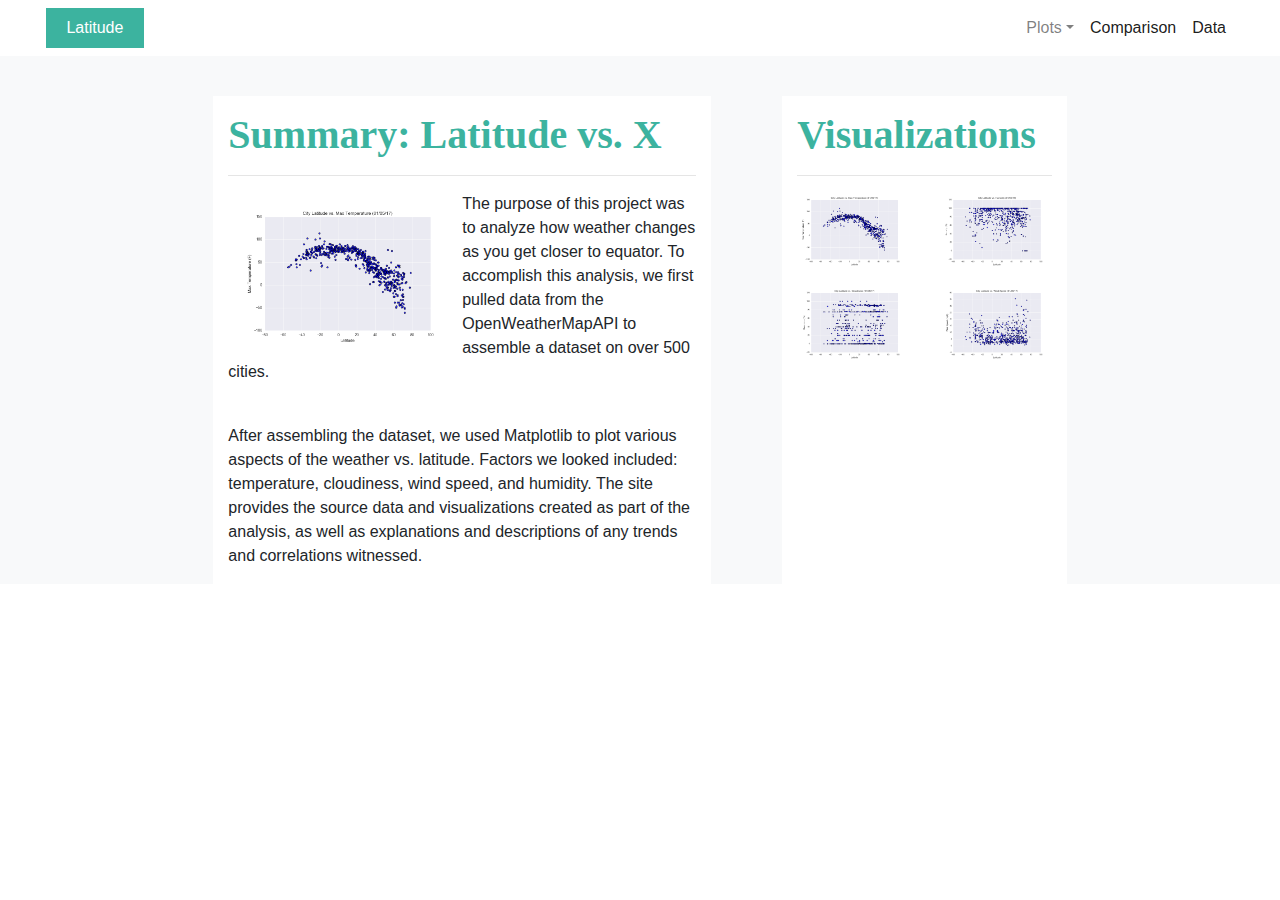
<file: index.html>
<!DOCTYPE html>
<html lang="en">
<head>
  <title>Latitude</title>
  <meta charset="utf-8">
  <meta name="viewport" content="width=device-width, initial-scale=1">
 

  <link rel="stylesheet" href="https://cdn.jsdelivr.net/npm/bootstrap@4.6.1/dist/css/bootstrap.min.css">
  <script src="https://cdn.jsdelivr.net/npm/jquery@3.6.0/dist/jquery.slim.min.js"></script>
  <script src="https://cdn.jsdelivr.net/npm/popper.js@1.16.1/dist/umd/popper.min.js"></script>
  <script src="https://cdn.jsdelivr.net/npm/bootstrap@4.6.1/dist/js/bootstrap.bundle.min.js"></script>
  
<style>

    h1 {
        margin-top: 15px;        
        text-align: left;
        color: rgb(60, 179, 159);
        font-family: "Times New Roman", Times, serif;
        font-weight: bold;
        
    }

    navbar-toggle{  
        @media(max-width:$screen-sm-max) {
        display: block !important;
        }
    }
    
</style>
</head>


<body >

    <div class="container-fluid">

        <div class="container-fluid">
            <div class="row">
                <div class="col-md-12">
                    <nav class="navbar navbar-expand-lg navbar-light bg-white static-top ">
                         
                        <button class="navbar-toggler" type="button" data-toggle="collapse" data-target="#bs-example-navbar-collapse-1">
                            <span class="navbar-toggler-icon"></span>
                        </button> 
                        <a class="nav-link" href="index.html" style="background-color:rgb(60, 179, 159); color:white">&nbsp;Latitude&nbsp;</a>
                        <div class="collapse navbar-collapse" id="bs-example-navbar-collapse-1">


                            <ul class="navbar-nav ml-md-auto">
                                
                                <li class="nav-item dropdown">
                                     <a class="nav-link dropdown-toggle" href="#" id="navbarDropdownMenuLink" data-toggle="dropdown">Plots</a>
                                    <div class="dropdown-menu dropdown-menu-right" aria-labelledby="navbarDropdownMenuLink">
                                        <a class="dropdown-item" href="4_wind_speed.html">Wind</a>
                                        <a class="dropdown-item" href="1_max_temperature.html">Temperature</a>
                                        <a class="dropdown-item" href="3_Cloudiness.html">Cloudiness</a>
                                        <a class="dropdown-item" href="2_humidity.html">Humidity</a>   
                                    </div>
                                </li>

                                <li class="nav-item active">
                                    <a class="nav-link" href="5_comparisons.html">Comparison</a>
                                </li>

                                <li class="nav-item active">
                                    <a class="nav-link" href="6_data.html">Data</a>
                                </li>

                            </ul>
                        </div>
                    </nav>
                </div>
            </div>
        </div>

        <!-- BODY-->
        <div class="row bg-light">
            <p>	&nbsp;</p>
        </div>
        
        <div class="row bg-light">
            <div class="col-md-12">
                <div class="row">
                    
                    <div class="col-md-2">
                    </div>
                        
                    <div class="col-md-8">
                        <div class="row">
                                
                            <div class="col-md-7 bg-white">
                                <div class="page-header">
                                    <h1>Summary: Latitude vs. X</h1>
                                </div>

                                <hr class="solid">
                                
                                <img  align="left" alt="Bootstrap Image Preview" src="Resources/assets/images/Fig1.png" class="img-fluid" width= 50%;  style="padding: 10px 10px 10px 10px;"/>
                                <p>The purpose of this project was to analyze how weather changes as you get closer to equator. To accomplish this analysis, we first pulled data from the OpenWeatherMapAPI to assemble a dataset on over 500 cities.</p>
                                <br>
                                <p>After assembling the dataset, we used Matplotlib to plot various aspects of the weather vs. latitude. Factors we looked included: temperature, cloudiness, wind speed, and humidity. The site provides the source data and visualizations created as part of the analysis, as well as explanations and descriptions of any trends and correlations witnessed.</p>
                            </div>

                            <div class="col-md-1 bg-light"></div>
                                
                                
                            <div class="col-md-4 ps-2 bg-white offset-md-0">

                                <div class="page-header">
                                <h1>Visualizations</h1>
                                </div>
                                <hr class="solid">
                                    <div class="row mt-3">
                                        <div class="col-md-6">                                            
                                            <a href="1_max_temperature.html"><img class="img-fluid" alt="Latitude vs Max Temperature" src="Resources/assets/images/Fig1.png" /></a>
                                        </div>
                                        <div class="col-md-6">                                            
                                            <a href="2_humidity.html"><img class="img-fluid" alt="Latitude vs Humidity" src="Resources/assets/images/Fig2.png" /></a>
                                        </div>
                                    </div>
                                   
                                    <div class="row mt-3">
                                        <div class="col-md-6">
                                            <a href="3_Cloudiness.html"><img class="img-fluid" alt="Latitude vs Cloudiness" src="Resources/assets/images/Fig3.png" /></a>
                                        </div>
                                        <div class="col-md-6">                                            
                                            <a href="4_wind_speed.html"><img class="img-fluid" alt="Latitude vs Wind Speed" src="Resources/assets/images/Fig4.png" /></a>
                                        </div>
                                    </div>

                            </div>

                        </div>

                    </div>

                    <div class="col-md-2">
                    </div>
                    
                </div>
            </div>
        </div>
    </div>


</body>
</html>
</file>
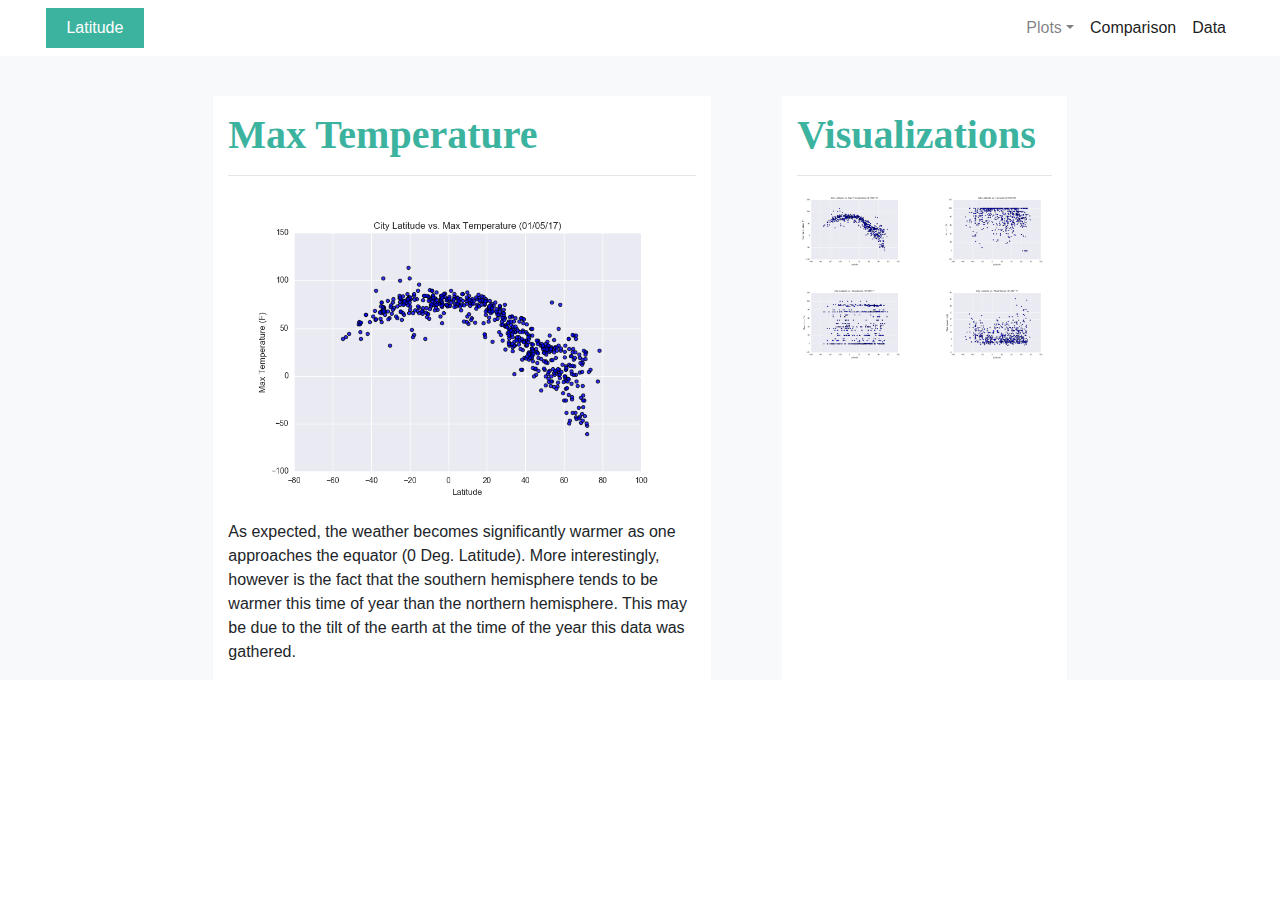
<file: 1_max_temperature.html>
<!DOCTYPE html>
<html lang="en">
<head>
  <title>Latitude</title>
  <meta charset="utf-8">
  <meta name="viewport" content="width=device-width, initial-scale=1">
 

  <link rel="stylesheet" href="https://cdn.jsdelivr.net/npm/bootstrap@4.6.1/dist/css/bootstrap.min.css">
  <script src="https://cdn.jsdelivr.net/npm/jquery@3.6.0/dist/jquery.slim.min.js"></script>
  <script src="https://cdn.jsdelivr.net/npm/popper.js@1.16.1/dist/umd/popper.min.js"></script>
  <script src="https://cdn.jsdelivr.net/npm/bootstrap@4.6.1/dist/js/bootstrap.bundle.min.js"></script>
  
<style>

    h1 {
        margin-top: 15px;        
        text-align: left;
        color: rgb(60, 179, 159);
        font-family: "Times New Roman", Times, serif;
        font-weight: bold;
        
    }
    
</style>
</head>


<body >

    <div class="container-fluid">


        <div class="container-fluid">
            <div class="row">
                <div class="col-md-12">
                    <nav class="navbar navbar-expand-lg navbar-light bg-white static-top ">
                         
                        <button class="navbar-toggler" type="button" data-toggle="collapse" data-target="#bs-example-navbar-collapse-1">
                            <span class="navbar-toggler-icon"></span>
                        </button> 
                        <a class="nav-link" href="index.html" style="background-color:rgb(60, 179, 159); color:white">&nbsp;Latitude&nbsp;</a>
                        <div class="collapse navbar-collapse" id="bs-example-navbar-collapse-1">


                            <ul class="navbar-nav ml-md-auto">
                                
                                <li class="nav-item dropdown">
                                     <a class="nav-link dropdown-toggle" href="#" id="navbarDropdownMenuLink" data-toggle="dropdown">Plots</a>
                                    <div class="dropdown-menu dropdown-menu-right" aria-labelledby="navbarDropdownMenuLink">
                                        <a class="dropdown-item" href="4_wind_speed.html">Wind</a>
                                        <a class="dropdown-item" href="1_max_temperature.html">Temperature</a>
                                        <a class="dropdown-item" href="3_Cloudiness.html">Cloudiness</a>
                                        <a class="dropdown-item" href="2_humidity.html">Humidity</a>   
                                    </div>
                                </li>

                                <li class="nav-item active">
                                    <a class="nav-link" href="5_comparisons.html">Comparison</a>
                                </li>

                                <li class="nav-item active">
                                    <a class="nav-link" href="6_data.html">Data</a>
                                </li>

                            </ul>
                        </div>
                    </nav>
                </div>
            </div>
        </div>

        <!-- BODY-->
        <div class="row bg-light">
            <p>	&nbsp;</p>
        </div>
        
        <div class="row bg-light">
            <div class="col-md-12">
                <div class="row">
                    
                    <div class="col-md-2">
                    </div>
                        
                    <div class="col-md-8">
                        <div class="row">
                                
                            <div class="col-md-7 bg-white">
                                <div class="page-header">
                                    <h1>Max Temperature</h1>
                                </div>

                                <hr class="solid">
                                
                                <img alt="max Temperature vs Latitude" src="Resources/assets/images/Fig1.png" class="img-fluid"  style="padding: 10px 10px 10px 10px;"/>                                
                                <p>As expected, the weather becomes significantly warmer as one approaches the equator (0 Deg. Latitude). More interestingly, however is the fact that the southern hemisphere tends to be warmer this time of year than the northern hemisphere. This may be due to the tilt of the earth at the time of the year this data was gathered.</p>
                            </div>

                            <div class="col-md-1 bg-light"></div>
                                
                                
                            <div class="col-md-4 ps-2 bg-white offset-md-0">

                                <div class="page-header">
                                <h1>Visualizations</h1>
                                </div>
                                <hr class="solid">
                                    <div class="row mt-3">
                                        <div class="col-md-6">                                            
                                            <a href="1_max_temperature.html"><img class="img-fluid" alt="Latitude vs Max Temperature" src="Resources/assets/images/Fig1.png" /></a>
                                        </div>
                                        <div class="col-md-6">                                            
                                            <a href="2_humidity.html"><img class="img-fluid" alt="Latitude vs Humidity" src="Resources/assets/images/Fig2.png" /></a>
                                        </div>
                                    </div>
                                   
                                    <div class="row mt-3">
                                        <div class="col-md-6">
                                            <a href="3_Cloudiness.html"><img class="img-fluid" alt="Latitude vs Cloudiness" src="Resources/assets/images/Fig3.png" /></a>
                                        </div>
                                        <div class="col-md-6">                                            
                                            <a href="4_wind_speed.html"><img class="img-fluid" alt="Latitude vs Wind Speed" src="Resources/assets/images/Fig4.png" /></a>
                                        </div>
                                    </div>

                            </div>

                        </div>

                    </div>

                    <div class="col-md-2">
                    </div>
                    
                </div>
            </div>
        </div>
    </div>


</body>
</html>
</file>
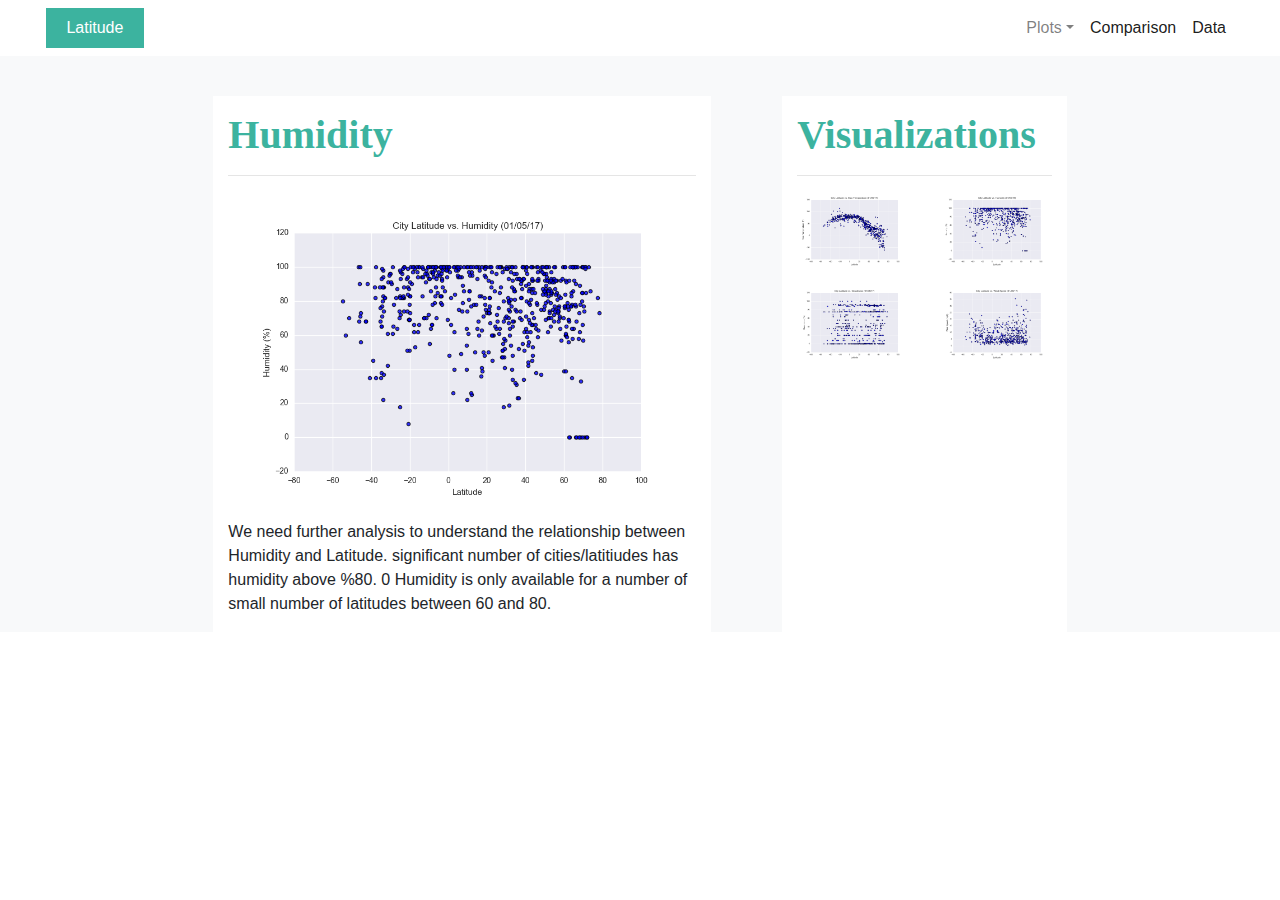
<file: 2_humidity.html>
<!DOCTYPE html>
<html lang="en">
<head>
  <title>Latitude</title>
  <meta charset="utf-8">
  <meta name="viewport" content="width=device-width, initial-scale=1">
 

  <link rel="stylesheet" href="https://cdn.jsdelivr.net/npm/bootstrap@4.6.1/dist/css/bootstrap.min.css">
  <script src="https://cdn.jsdelivr.net/npm/jquery@3.6.0/dist/jquery.slim.min.js"></script>
  <script src="https://cdn.jsdelivr.net/npm/popper.js@1.16.1/dist/umd/popper.min.js"></script>
  <script src="https://cdn.jsdelivr.net/npm/bootstrap@4.6.1/dist/js/bootstrap.bundle.min.js"></script>
  
<style>

    h1 {
        margin-top: 15px;        
        text-align: left;
        color: rgb(60, 179, 159);
        font-family: "Times New Roman", Times, serif;
        font-weight: bold;
        
    }
    
</style>
</head>


<body >

    <div class="container-fluid">


        <div class="container-fluid">
            <div class="row">
                <div class="col-md-12">
                    <nav class="navbar navbar-expand-lg navbar-light bg-white static-top ">
                         
                        <button class="navbar-toggler" type="button" data-toggle="collapse" data-target="#bs-example-navbar-collapse-1">
                            <span class="navbar-toggler-icon"></span>
                        </button> 
                        <a class="nav-link" href="index.html" style="background-color:rgb(60, 179, 159); color:white">&nbsp;Latitude&nbsp;</a>
                        <div class="collapse navbar-collapse" id="bs-example-navbar-collapse-1">


                            <ul class="navbar-nav ml-md-auto">
                                
                                <li class="nav-item dropdown">
                                     <a class="nav-link dropdown-toggle" href="#" id="navbarDropdownMenuLink" data-toggle="dropdown">Plots</a>
                                    <div class="dropdown-menu dropdown-menu-right" aria-labelledby="navbarDropdownMenuLink">
                                        <a class="dropdown-item" href="4_wind_speed.html">Wind</a>
                                        <a class="dropdown-item" href="1_max_temperature.html">Temperature</a>
                                        <a class="dropdown-item" href="3_Cloudiness.html">Cloudiness</a>
                                        <a class="dropdown-item" href="2_humidity.html">Humidity</a>   
                                    </div>
                                </li>

                                <li class="nav-item active">
                                    <a class="nav-link" href="5_comparisons.html">Comparison</a>
                                </li>

                                <li class="nav-item active">
                                    <a class="nav-link" href="6_data.html">Data</a>
                                </li>

                            </ul>
                        </div>
                    </nav>
                </div>
            </div>
        </div>
        <!-- BODY-->
        <div class="row bg-light">
            <p>	&nbsp;</p>
        </div>
        
        <div class="row bg-light">
            <div class="col-md-12">
                <div class="row">
                    
                    <div class="col-md-2">
                    </div>
                        
                    <div class="col-md-8">
                        <div class="row">
                                
                            <div class="col-md-7 bg-white">
                                <div class="page-header">
                                    <h1>Humidity</h1>
                                </div>

                                <hr class="solid">
                                
                                <img alt="Wind Speed and Latitude" src="Resources/assets/images/Fig2.png" class="img-fluid"  style="padding: 10px 10px 10px 10px;"/>                                
                                <p>We need further analysis to understand the relationship between Humidity and Latitude. 
                                significant number of cities/latitiudes has humidity above %80. 0 Humidity is only available for a number of small number of latitudes between 60 and 80. </p>
                            </div>

                            <div class="col-md-1 bg-light"></div>
                                
                                
                            <div class="col-md-4 ps-2 bg-white offset-md-0">

                                <div class="page-header">
                                <h1>Visualizations</h1>
                                </div>
                                <hr class="solid">
                                    <div class="row mt-3">
                                        <div class="col-md-6">                                            
                                            <a href="1_max_temperature.html"><img class="img-fluid" alt="Latitude vs Max Temperature" src="Resources/assets/images/Fig1.png" /></a>
                                        </div>
                                        <div class="col-md-6">                                            
                                            <a href="2_humidity.html"><img class="img-fluid" alt="Latitude vs Humidity" src="Resources/assets/images/Fig2.png" /></a>
                                        </div>
                                    </div>
                                   
                                    <div class="row mt-3">
                                        <div class="col-md-6">
                                            <a href="3_Cloudiness.html"><img class="img-fluid" alt="Latitude vs Cloudiness" src="Resources/assets/images/Fig3.png" /></a>
                                        </div>
                                        <div class="col-md-6">                                            
                                            <a href="4_wind_speed.html"><img class="img-fluid" alt="Latitude vs Wind Speed" src="Resources/assets/images/Fig4.png" /></a>
                                        </div>
                                    </div>

                            </div>

                        </div>

                    </div>

                    <div class="col-md-2">
                    </div>
                    
                </div>
            </div>
        </div>
    </div>


</body>
</html>
</file>
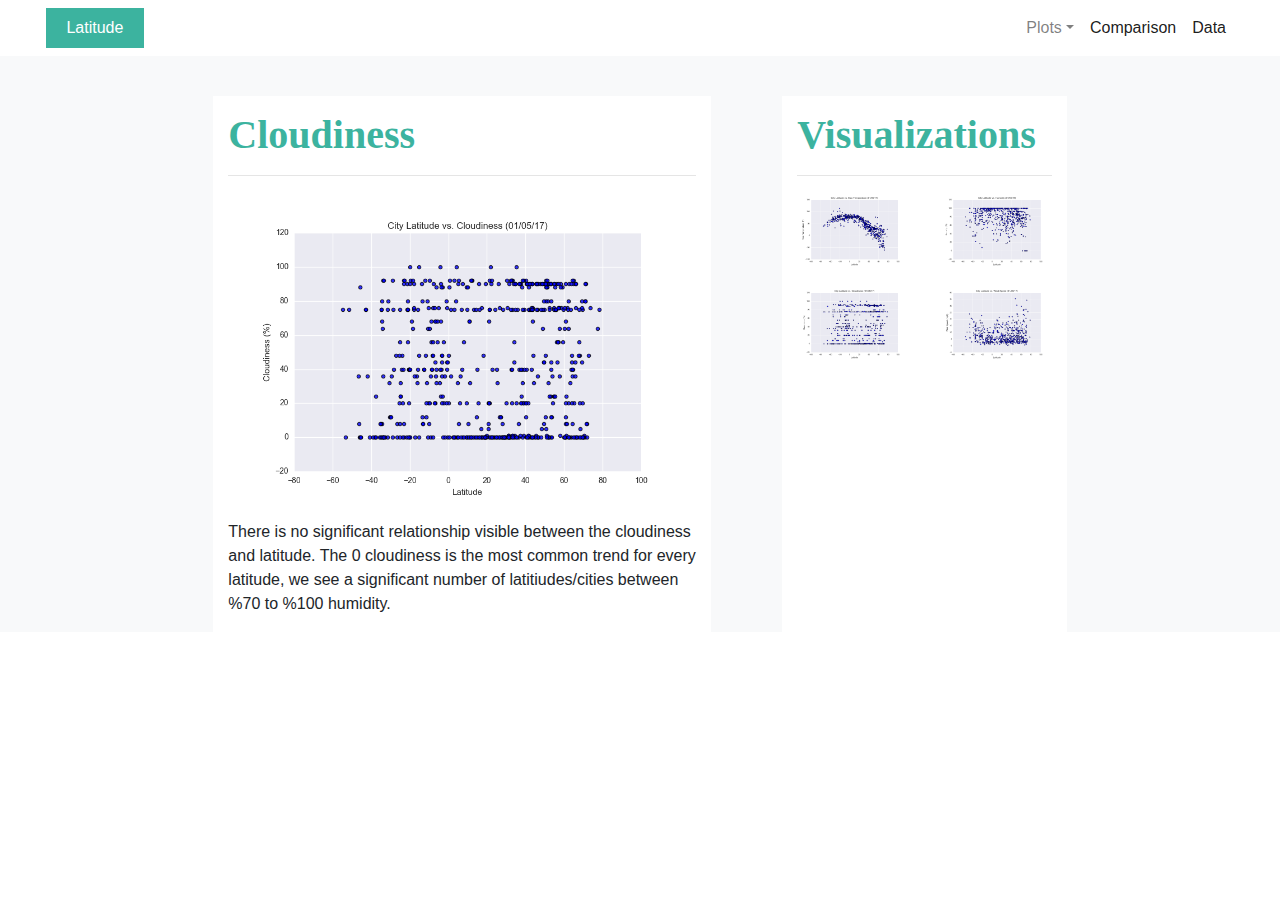
<file: 3_Cloudiness.html>
<!DOCTYPE html>
<html lang="en">
<head>
  <title>Latitude</title>
  <meta charset="utf-8">
  <meta name="viewport" content="width=device-width, initial-scale=1">
 

  <link rel="stylesheet" href="https://cdn.jsdelivr.net/npm/bootstrap@4.6.1/dist/css/bootstrap.min.css">
  <script src="https://cdn.jsdelivr.net/npm/jquery@3.6.0/dist/jquery.slim.min.js"></script>
  <script src="https://cdn.jsdelivr.net/npm/popper.js@1.16.1/dist/umd/popper.min.js"></script>
  <script src="https://cdn.jsdelivr.net/npm/bootstrap@4.6.1/dist/js/bootstrap.bundle.min.js"></script>
  
<style>

    h1 {
        margin-top: 15px;        
        text-align: left;
        color: rgb(60, 179, 159);
        font-family: "Times New Roman", Times, serif;
        font-weight: bold;
        
    }
    
</style>
</head>


<body >

    <div class="container-fluid">


        <div class="container-fluid">
            <div class="row">
                <div class="col-md-12">
                    <nav class="navbar navbar-expand-lg navbar-light bg-white static-top ">
                         
                        <button class="navbar-toggler" type="button" data-toggle="collapse" data-target="#bs-example-navbar-collapse-1">
                            <span class="navbar-toggler-icon"></span>
                        </button> 
                        <a class="nav-link" href="index.html" style="background-color:rgb(60, 179, 159); color:white">&nbsp;Latitude&nbsp;</a>
                        <div class="collapse navbar-collapse" id="bs-example-navbar-collapse-1">


                            <ul class="navbar-nav ml-md-auto">
                                
                                <li class="nav-item dropdown">
                                     <a class="nav-link dropdown-toggle" href="#" id="navbarDropdownMenuLink" data-toggle="dropdown">Plots</a>
                                    <div class="dropdown-menu dropdown-menu-right" aria-labelledby="navbarDropdownMenuLink">
                                        <a class="dropdown-item" href="4_wind_speed.html">Wind</a>
                                        <a class="dropdown-item" href="1_max_temperature.html">Temperature</a>
                                        <a class="dropdown-item" href="3_Cloudiness.html">Cloudiness</a>
                                        <a class="dropdown-item" href="2_humidity.html">Humidity</a>   
                                    </div>
                                </li>

                                <li class="nav-item active">
                                    <a class="nav-link" href="5_comparisons.html">Comparison</a>
                                </li>

                                <li class="nav-item active">
                                    <a class="nav-link" href="6_data.html">Data</a>
                                </li>

                            </ul>
                        </div>
                    </nav>
                </div>
            </div>
        </div>

        <!-- BODY-->
        <div class="row bg-light">
            <p>	&nbsp;</p>
        </div>
        
        <div class="row bg-light">
            <div class="col-md-12">
                <div class="row">
                    
                    <div class="col-md-2">
                    </div>
                        
                    <div class="col-md-8">
                        <div class="row">
                                
                            <div class="col-md-7 bg-white">
                                <div class="page-header">
                                    <h1>Cloudiness</h1>
                                </div>

                                <hr class="solid">
                                
                                <img alt="Latitude vs Cloudiness" src="Resources/assets/images/Fig3.png" class="img-fluid"  style="padding: 10px 10px 10px 10px;"/>                                
                                <p>There is no significant relationship visible between the cloudiness and latitude. The 0 cloudiness is the most common trend for every latitude, we see a significant number of latitiudes/cities between %70 to %100 humidity.
                                </p>
                            </div>

                            <div class="col-md-1 bg-light"></div>
                                
                                
                            <div class="col-md-4 ps-2 bg-white offset-md-0">

                                <div class="page-header">
                                <h1>Visualizations</h1>
                                </div>
                                <hr class="solid">
                                    <div class="row mt-3">
                                        <div class="col-md-6">                                            
                                            <a href="1_max_temperature.html"><img class="img-fluid" alt="Latitude vs Max Temperature" src="Resources/assets/images/Fig1.png" /></a>
                                        </div>
                                        <div class="col-md-6">                                            
                                            <a href="2_humidity.html"><img class="img-fluid" alt="Latitude vs Humidity" src="Resources/assets/images/Fig2.png" /></a>
                                        </div>
                                    </div>
                                   
                                    <div class="row mt-3">
                                        <div class="col-md-6">
                                            <a href="3_Cloudiness.html"><img class="img-fluid" alt="Latitude vs Cloudiness" src="Resources/assets/images/Fig3.png" /></a>
                                        </div>
                                        <div class="col-md-6">                                            
                                            <a href="4_wind_speed.html"><img class="img-fluid" alt="Latitude vs Wind Speed" src="Resources/assets/images/Fig4.png" /></a>
                                        </div>
                                    </div>

                            </div>

                        </div>

                    </div>

                    <div class="col-md-2">
                    </div>
                    
                </div>
            </div>
        </div>
    </div>


</body>
</html>
</file>
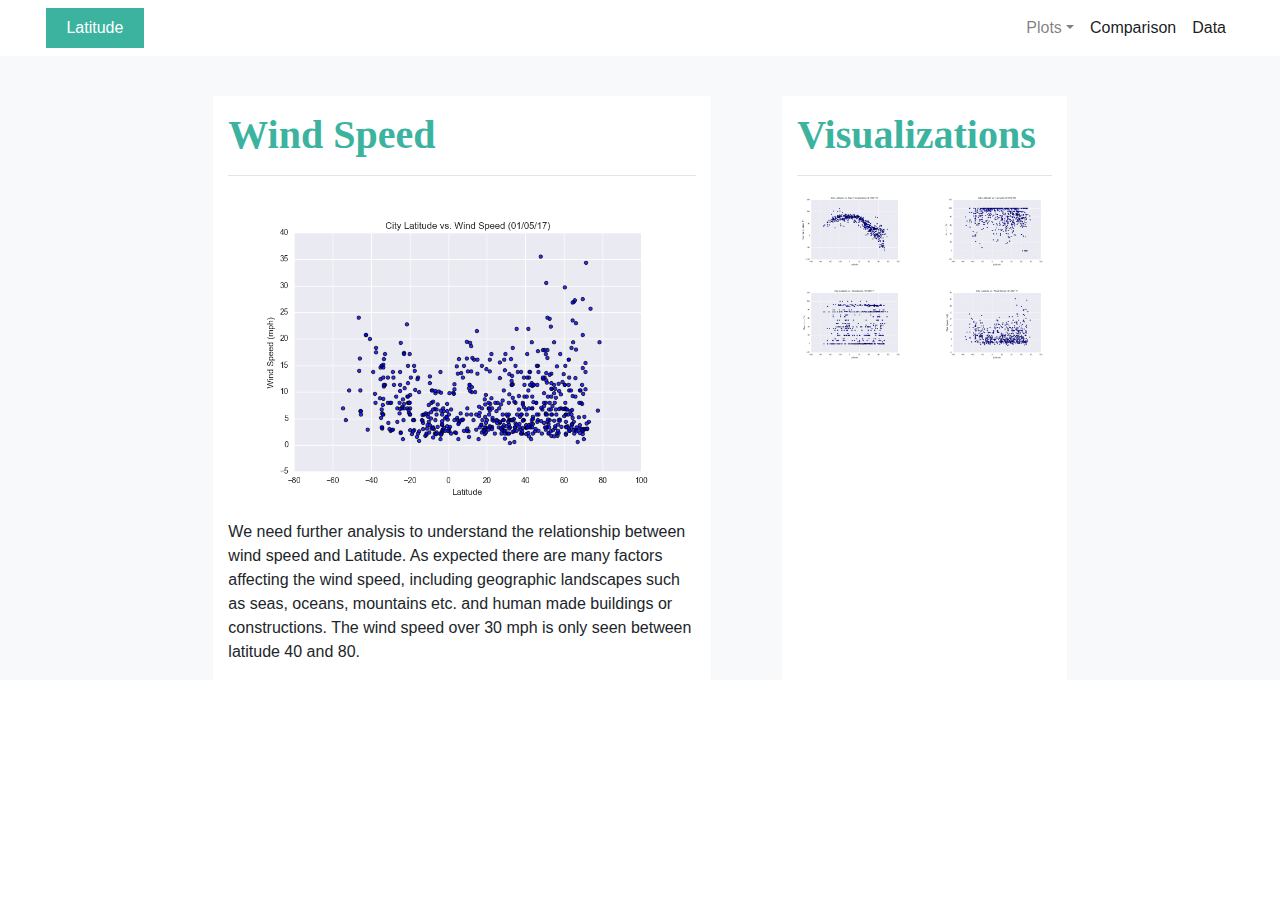
<file: 4_wind_speed.html>
<!DOCTYPE html>
<html lang="en">
<head>
  <title>Latitude</title>
  <meta charset="utf-8">
  <meta name="viewport" content="width=device-width, initial-scale=1">
 

  <link rel="stylesheet" href="https://cdn.jsdelivr.net/npm/bootstrap@4.6.1/dist/css/bootstrap.min.css">
  <script src="https://cdn.jsdelivr.net/npm/jquery@3.6.0/dist/jquery.slim.min.js"></script>
  <script src="https://cdn.jsdelivr.net/npm/popper.js@1.16.1/dist/umd/popper.min.js"></script>
  <script src="https://cdn.jsdelivr.net/npm/bootstrap@4.6.1/dist/js/bootstrap.bundle.min.js"></script>
  
<style>

    h1 {
        margin-top: 15px;        
        text-align: left;
        color: rgb(60, 179, 159);
        font-family: "Times New Roman", Times, serif;
        font-weight: bold;
        
    }
    
</style>
</head>


<body >

    <div class="container-fluid">


        <div class="container-fluid">
            <div class="row">
                <div class="col-md-12">
                    <nav class="navbar navbar-expand-lg navbar-light bg-white static-top ">
                         
                        <button class="navbar-toggler" type="button" data-toggle="collapse" data-target="#bs-example-navbar-collapse-1">
                            <span class="navbar-toggler-icon"></span>
                        </button> 
                        <a class="nav-link" href="index.html" style="background-color:rgb(60, 179, 159); color:white">&nbsp;Latitude&nbsp;</a>
                        <div class="collapse navbar-collapse" id="bs-example-navbar-collapse-1">


                            <ul class="navbar-nav ml-md-auto">
                                
                                <li class="nav-item dropdown">
                                     <a class="nav-link dropdown-toggle" href="#" id="navbarDropdownMenuLink" data-toggle="dropdown">Plots</a>
                                    <div class="dropdown-menu dropdown-menu-right" aria-labelledby="navbarDropdownMenuLink">
                                        <a class="dropdown-item" href="4_wind_speed.html">Wind</a>
                                        <a class="dropdown-item" href="1_max_temperature.html">Temperature</a>
                                        <a class="dropdown-item" href="3_Cloudiness.html">Cloudiness</a>
                                        <a class="dropdown-item" href="2_humidity.html">Humidity</a>   
                                    </div>
                                </li>

                                <li class="nav-item active">
                                    <a class="nav-link" href="5_comparisons.html">Comparison</a>
                                </li>

                                <li class="nav-item active">
                                    <a class="nav-link" href="6_data.html">Data</a>
                                </li>

                            </ul>
                        </div>
                    </nav>
                </div>
            </div>
        </div>

        <!-- BODY-->
        <div class="row bg-light">
            <p>	&nbsp;</p>
        </div>
        
        <div class="row bg-light">
            <div class="col-md-12">
                <div class="row">
                    
                    <div class="col-md-2">
                    </div>
                        
                    <div class="col-md-8">
                        <div class="row">
                                
                            <div class="col-md-7 bg-white">
                                <div class="page-header">
                                    <h1>Wind Speed</h1>
                                </div>

                                <hr class="solid">
                                
                                <img alt="Bootstrap Image Preview" src="Resources/assets/images/Fig4.png" class="img-fluid"  style="padding: 10px 10px 10px 10px;"/>                                
                                <p>We need further analysis to understand the relationship between wind speed and Latitude. As expected there are many factors affecting the wind speed, including geographic landscapes such as seas, oceans, mountains etc. and human made buildings or constructions.
                                The wind speed over 30 mph is only seen between latitude 40 and 80. </p>
                            </div>

                            <div class="col-md-1 bg-light"></div>
                                
                                
                            <div class="col-md-4 ps-2 bg-white offset-md-0">

                                <div class="page-header">
                                <h1>Visualizations</h1>
                                </div>
                                <hr class="solid">
                                    <div class="row mt-3">
                                        <div class="col-md-6">                                            
                                            <a href="1_max_temperature.html"><img class="img-fluid" alt="Latitude vs Max Temperature" src="Resources/assets/images/Fig1.png" /></a>
                                        </div>
                                        <div class="col-md-6">                                            
                                            <a href="2_humidity.html"><img class="img-fluid" alt="Latitude vs Humidity" src="Resources/assets/images/Fig2.png" /></a>
                                        </div>
                                    </div>
                                   
                                    <div class="row mt-3">
                                        <div class="col-md-6">
                                            <a href="3_Cloudiness.html"><img class="img-fluid" alt="Latitude vs Cloudiness" src="Resources/assets/images/Fig3.png" /></a>
                                        </div>
                                        <div class="col-md-6">                                            
                                            <a href="4_wind_speed.html"><img class="img-fluid" alt="Latitude vs Wind Speed" src="Resources/assets/images/Fig4.png" /></a>
                                        </div>
                                    </div>

                            </div>

                        </div>

                    </div>

                    <div class="col-md-2">
                    </div>
                    
                </div>
            </div>
        </div>
    </div>


</body>
</html>
</file>
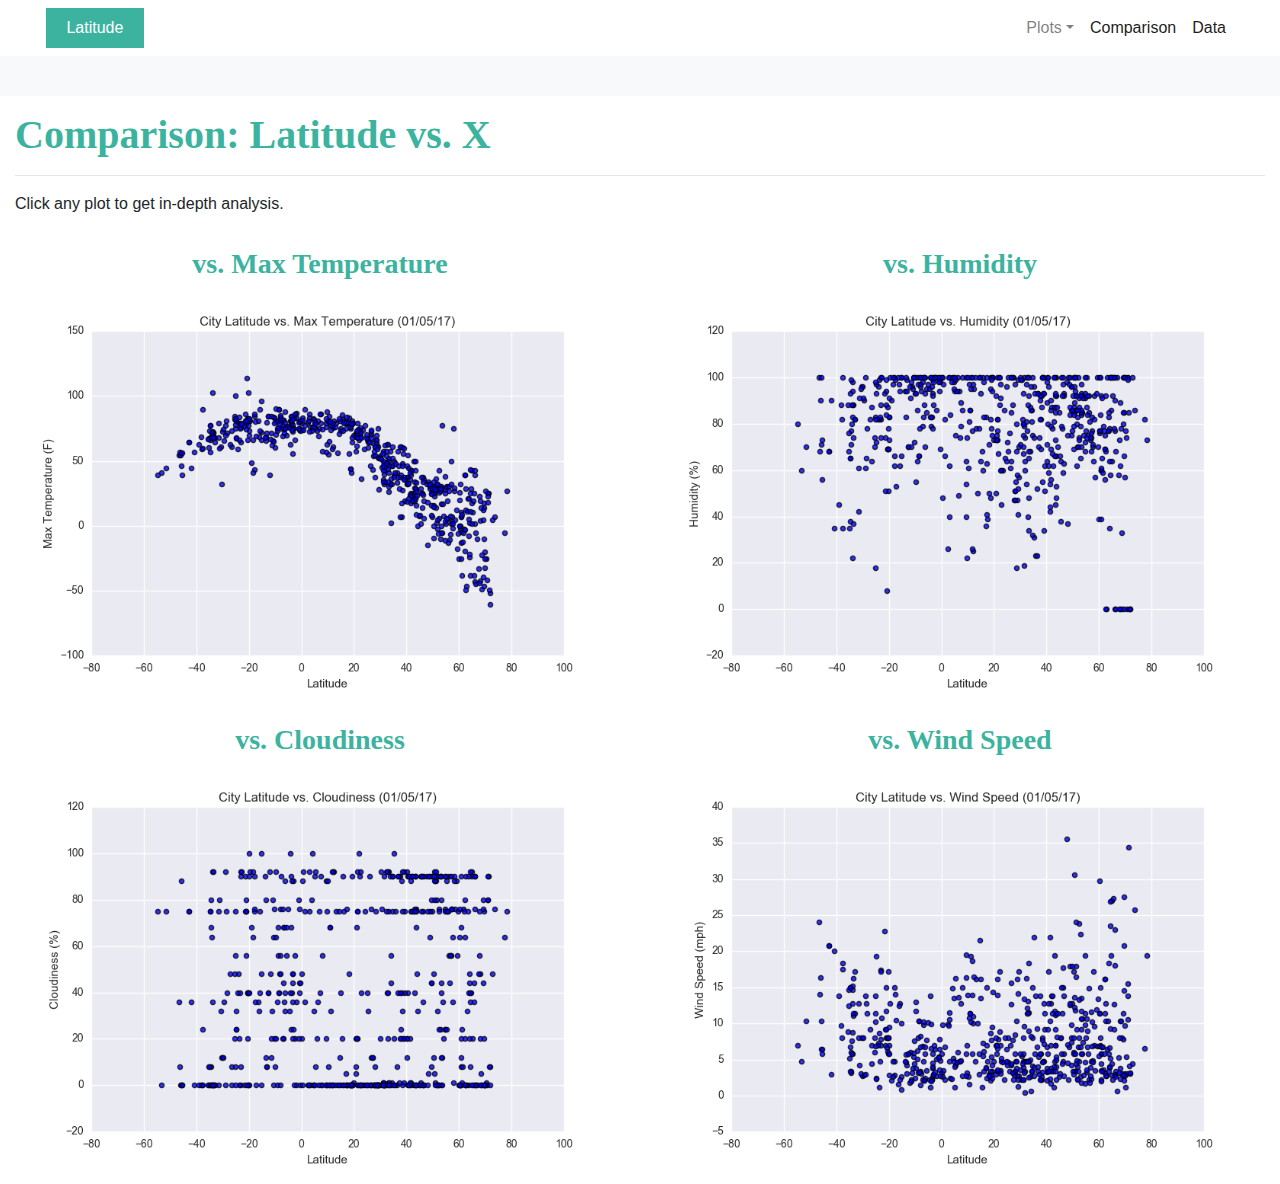
<file: 5_comparisons.html>
<!DOCTYPE html>
<html lang="en">
<head>
  <title>Latitude</title>
  <meta charset="utf-8">
  <meta name="viewport" content="width=device-width, initial-scale=1">
 

  <link rel="stylesheet" href="https://cdn.jsdelivr.net/npm/bootstrap@4.6.1/dist/css/bootstrap.min.css">
  <script src="https://cdn.jsdelivr.net/npm/jquery@3.6.0/dist/jquery.slim.min.js"></script>
  <script src="https://cdn.jsdelivr.net/npm/popper.js@1.16.1/dist/umd/popper.min.js"></script>
  <script src="https://cdn.jsdelivr.net/npm/bootstrap@4.6.1/dist/js/bootstrap.bundle.min.js"></script>
  
 <style>

    h1 {
        margin-top: 15px;        
        text-align: left;
        color: rgb(60, 179, 159);
        font-family: "Times New Roman", Times, serif;
        font-weight: bold;
        
    }


    h3 {
        margin-top: 15px;        
        text-align: left;
        color: rgb(60, 179, 159);
        font-family: "Times New Roman", Times, serif;
        font-weight: bold;
        text-align: center;
        
    }
    
</style>
</head>


<body >

    <div class="container-fluid">

        <div class="container-fluid">
            <div class="row">
                <div class="col-md-12">
                    <nav class="navbar navbar-expand-lg navbar-light bg-white static-top ">
                         
                        <button class="navbar-toggler" type="button" data-toggle="collapse" data-target="#bs-example-navbar-collapse-1">
                            <span class="navbar-toggler-icon"></span>
                        </button> 
                        <a class="nav-link" href="index.html" style="background-color:rgb(60, 179, 159); color:white">&nbsp;Latitude&nbsp;</a>
                        <div class="collapse navbar-collapse" id="bs-example-navbar-collapse-1">


                            <ul class="navbar-nav ml-md-auto">
                                
                                <li class="nav-item dropdown">
                                     <a class="nav-link dropdown-toggle" href="#" id="navbarDropdownMenuLink" data-toggle="dropdown">Plots</a>
                                    <div class="dropdown-menu dropdown-menu-right" aria-labelledby="navbarDropdownMenuLink">
                                        <a class="dropdown-item" href="4_wind_speed.html">Wind</a>
                                        <a class="dropdown-item" href="1_max_temperature.html">Temperature</a>
                                        <a class="dropdown-item" href="3_Cloudiness.html">Cloudiness</a>
                                        <a class="dropdown-item" href="2_humidity.html">Humidity</a>   
                                    </div>
                                </li>

                                <li class="nav-item active">
                                    <a class="nav-link" href="5_comparisons.html">Comparison</a>
                                </li>

                                <li class="nav-item active">
                                    <a class="nav-link" href="6_data.html">Data</a>
                                </li>

                            </ul>
                        </div>
                    </nav>
                </div>
            </div>
        </div>

        <!-- BODY-->
        <div class="row bg-light">
            <p>	&nbsp;</p>
        </div>
        
        <div class="row">
            <div class="col-md-12">
                <h1>
                    Comparison: Latitude vs. X
                </h1>
                <hr class="solid">
                <p>
                    Click any plot to get in-depth analysis.
                </p>

                <div class="row mt-3">
                    <div class="col-md-6">
                        <h3>vs. Max Temperature</h3>
                        <a href="1_max_temperature.html"><img class="img-fluid" alt="Latitude vs Max Temperature" src="Resources/assets/images/Fig1.png" /></a>
                    </div>
                    <div class="col-md-6">
                        <h3>vs. Humidity</h3>
                        <a href="2_humidity.html"><img class="img-fluid" alt="Latitude vs Humidity" src="Resources/assets/images/Fig2.png" /></a>
                    </div>
                </div>
                <div class="row">
                    <div class="col-md-6">
                        <h3>vs. Cloudiness</h3>
                        <a href="3_Cloudiness.html"><img class="img-fluid" alt="Latitude vs Cloudiness" src="Resources/assets/images/Fig3.png" /></a>
                    </div>
                    <div class="col-md-6">
                        <h3>vs. Wind Speed</h3>
                        <a href="4_wind_speed.html"><img class="img-fluid" alt="Latitude vs Wind Speed" src="Resources/assets/images/Fig4.png" /></a>
                    </div>
                </div>
            </div>
        </div>



    </div>


</body>
</html>
</file>
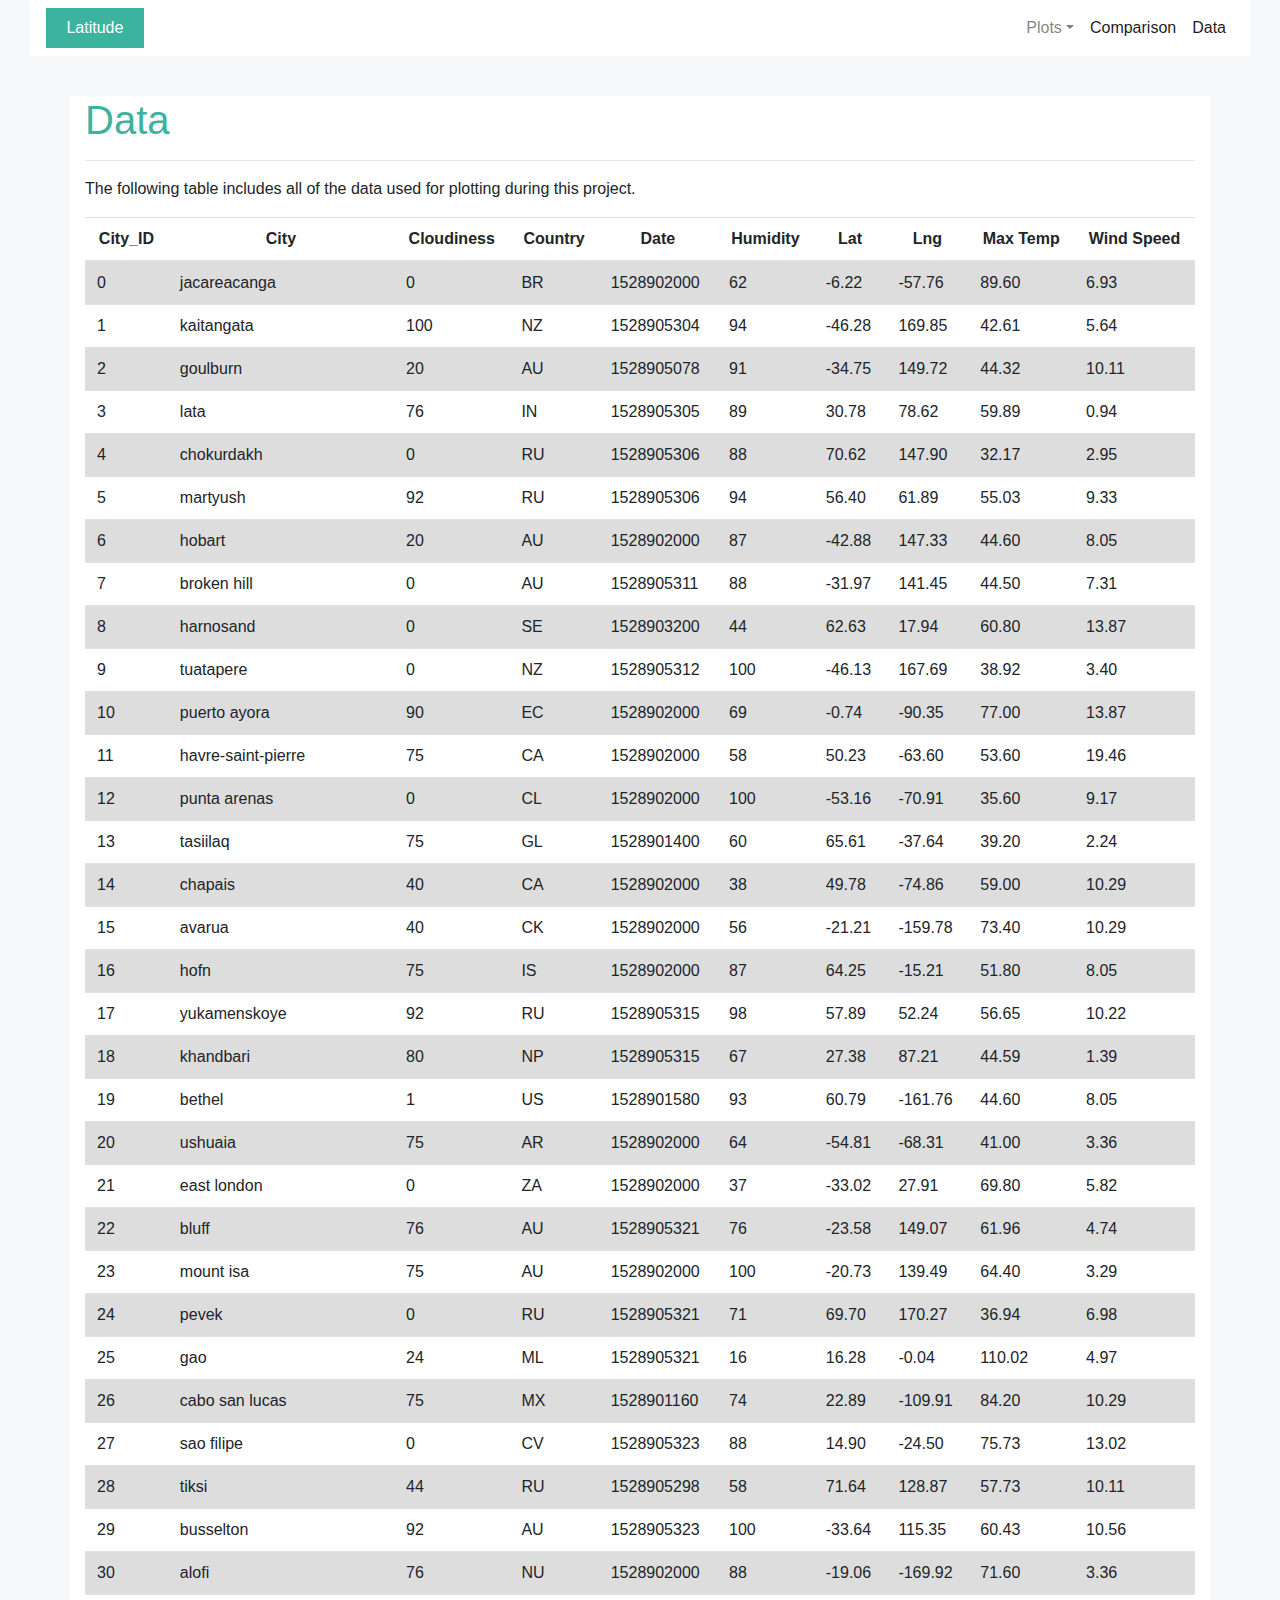
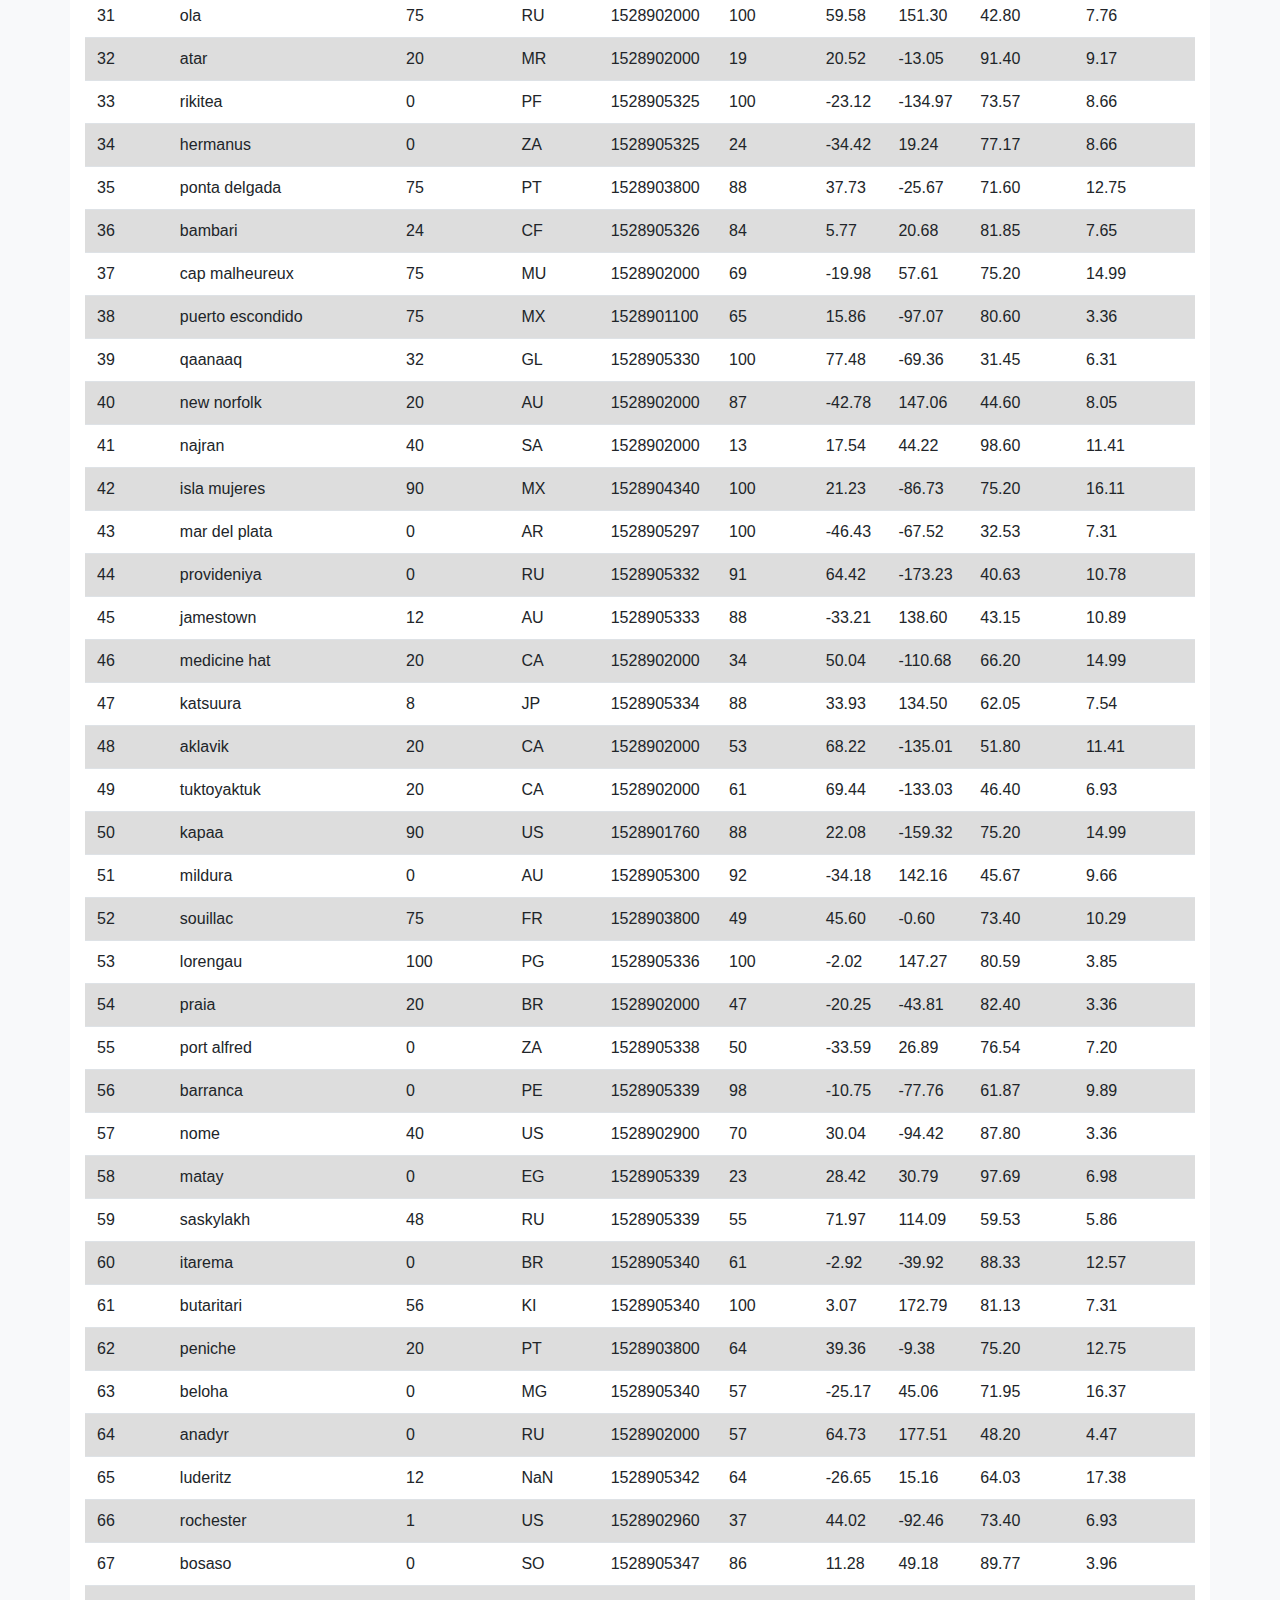
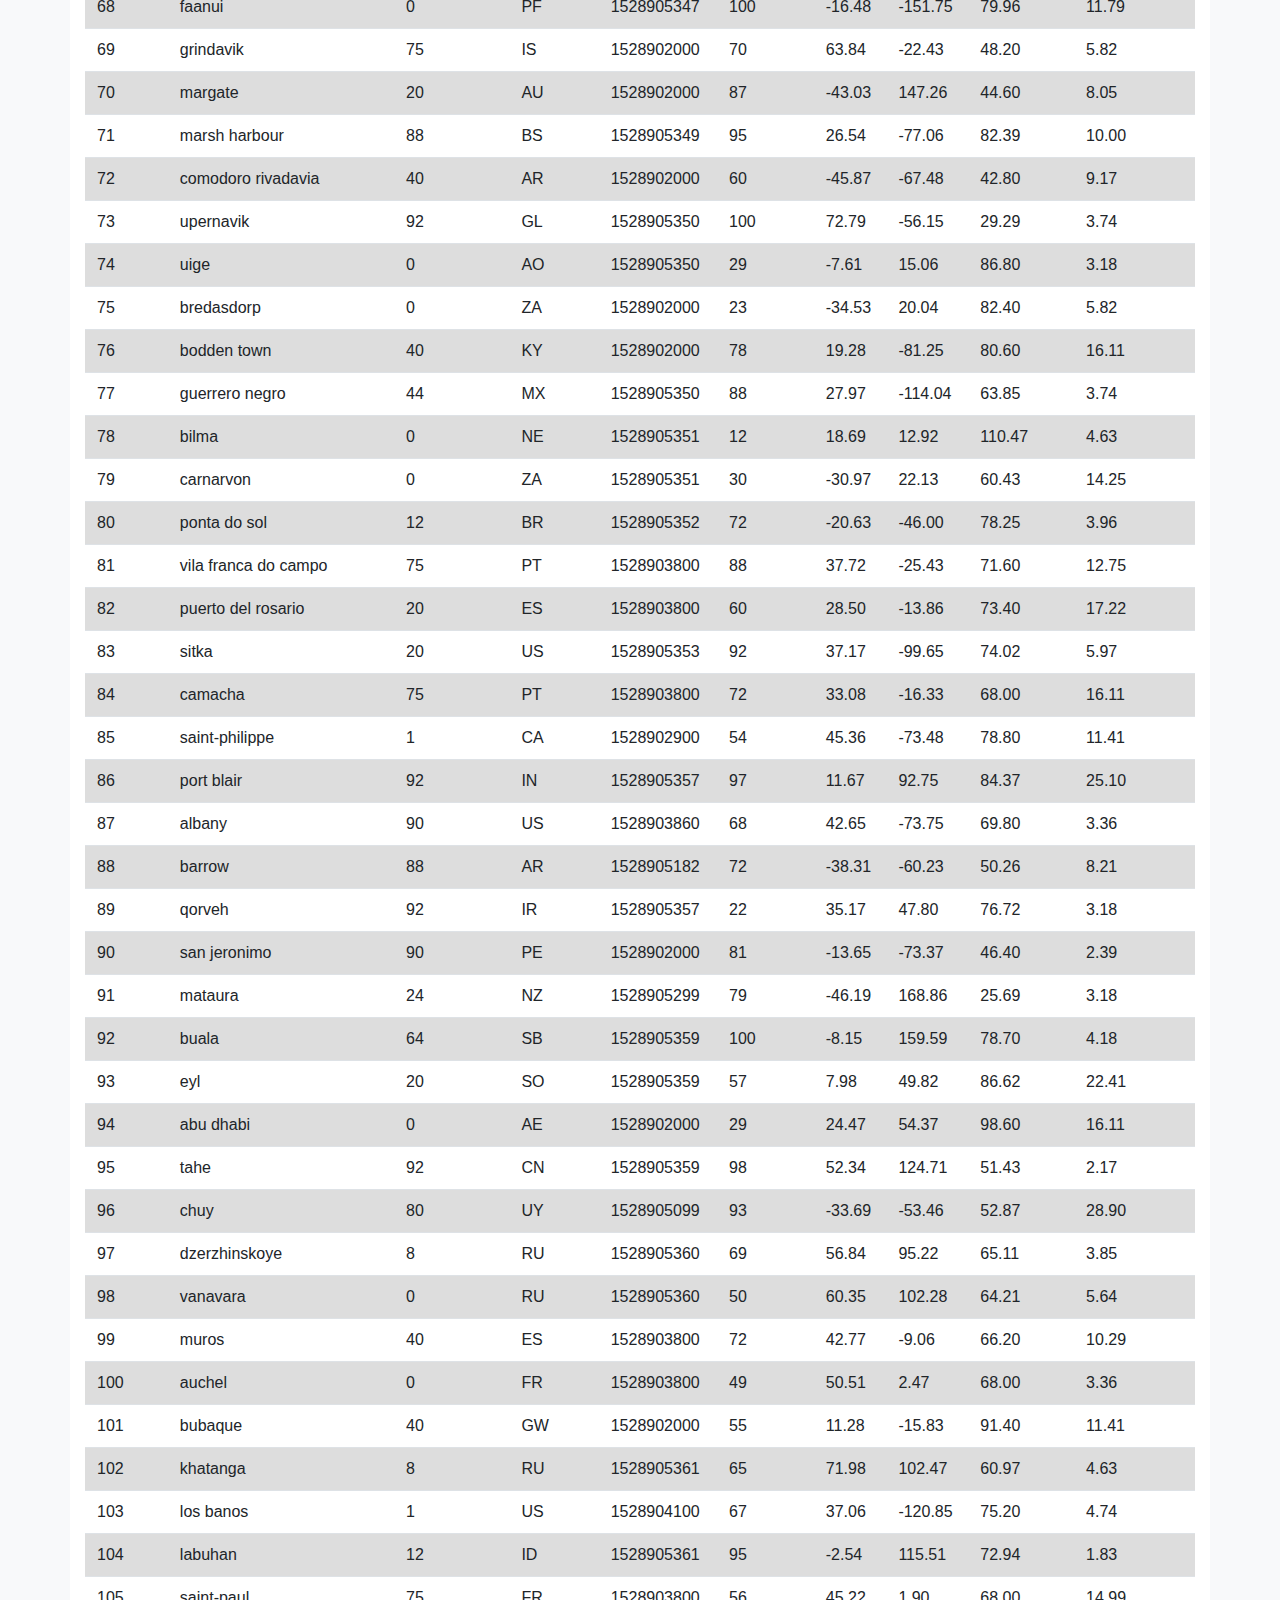
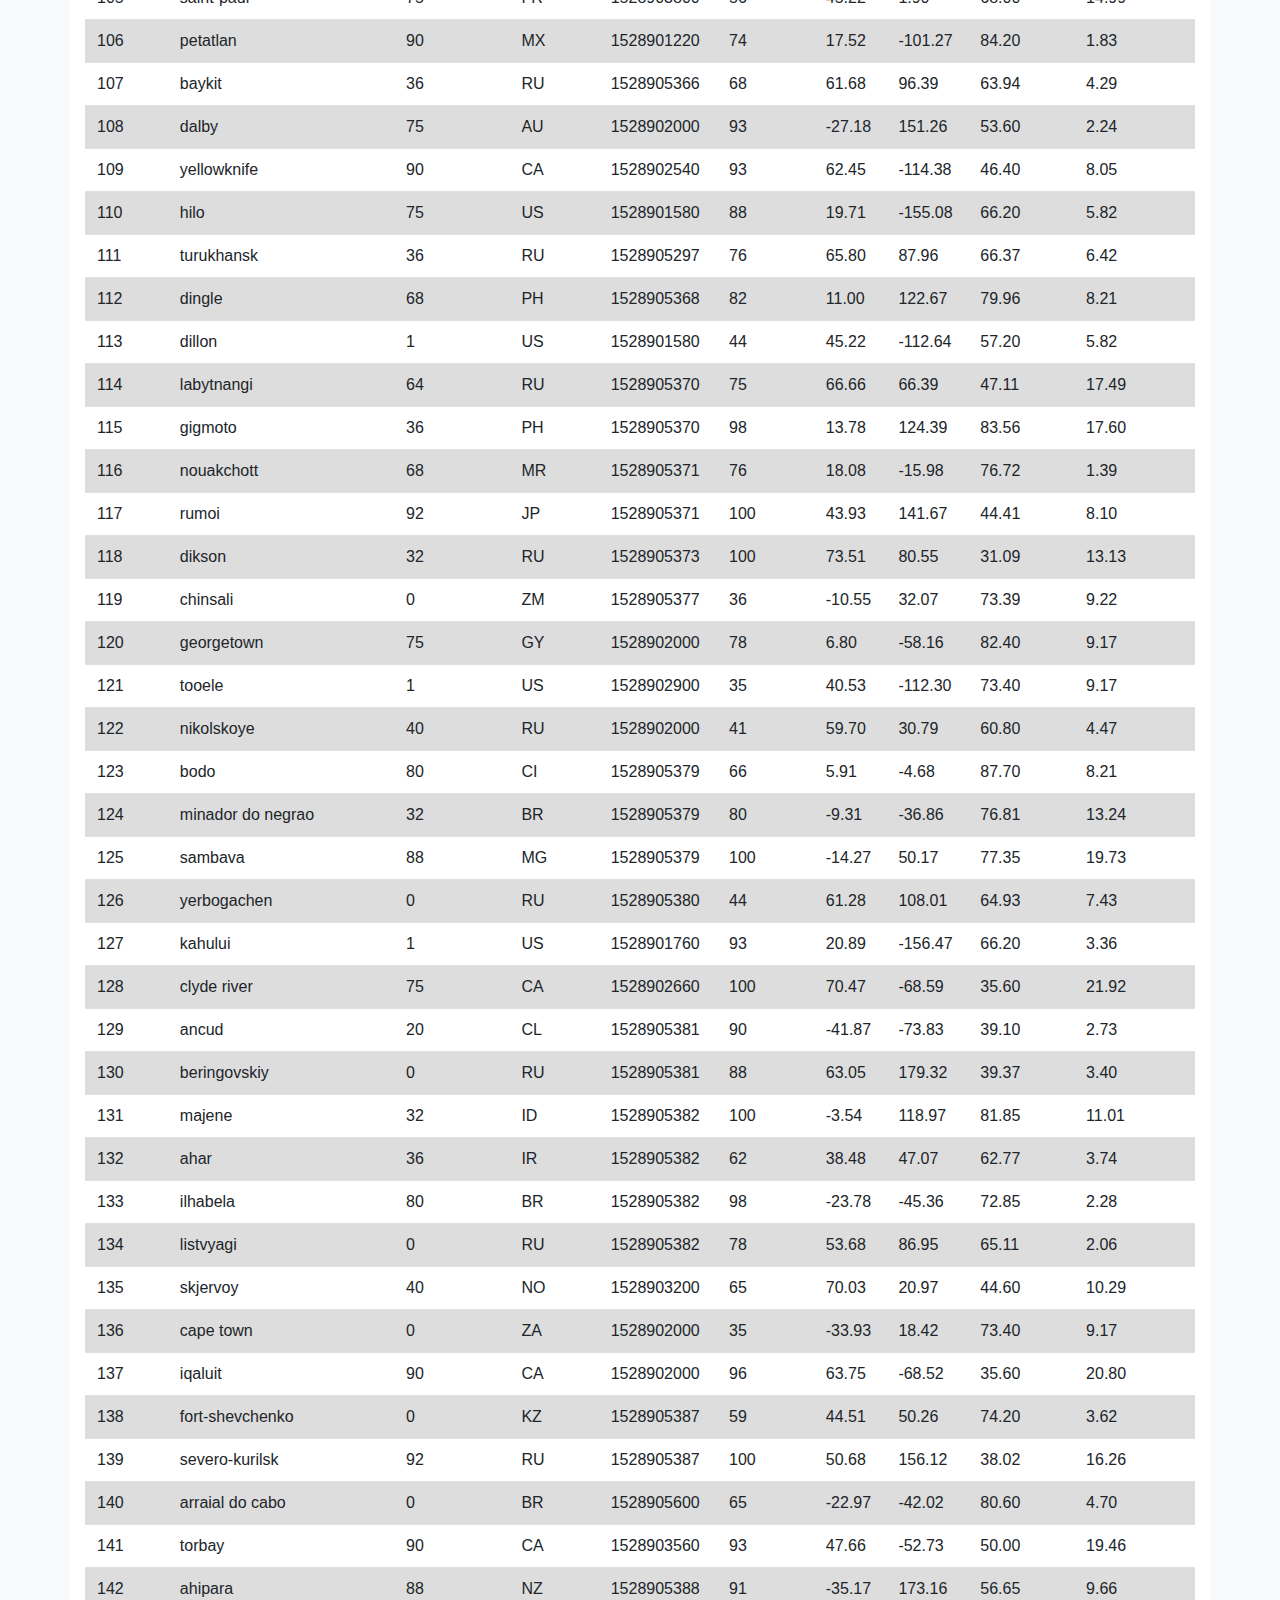
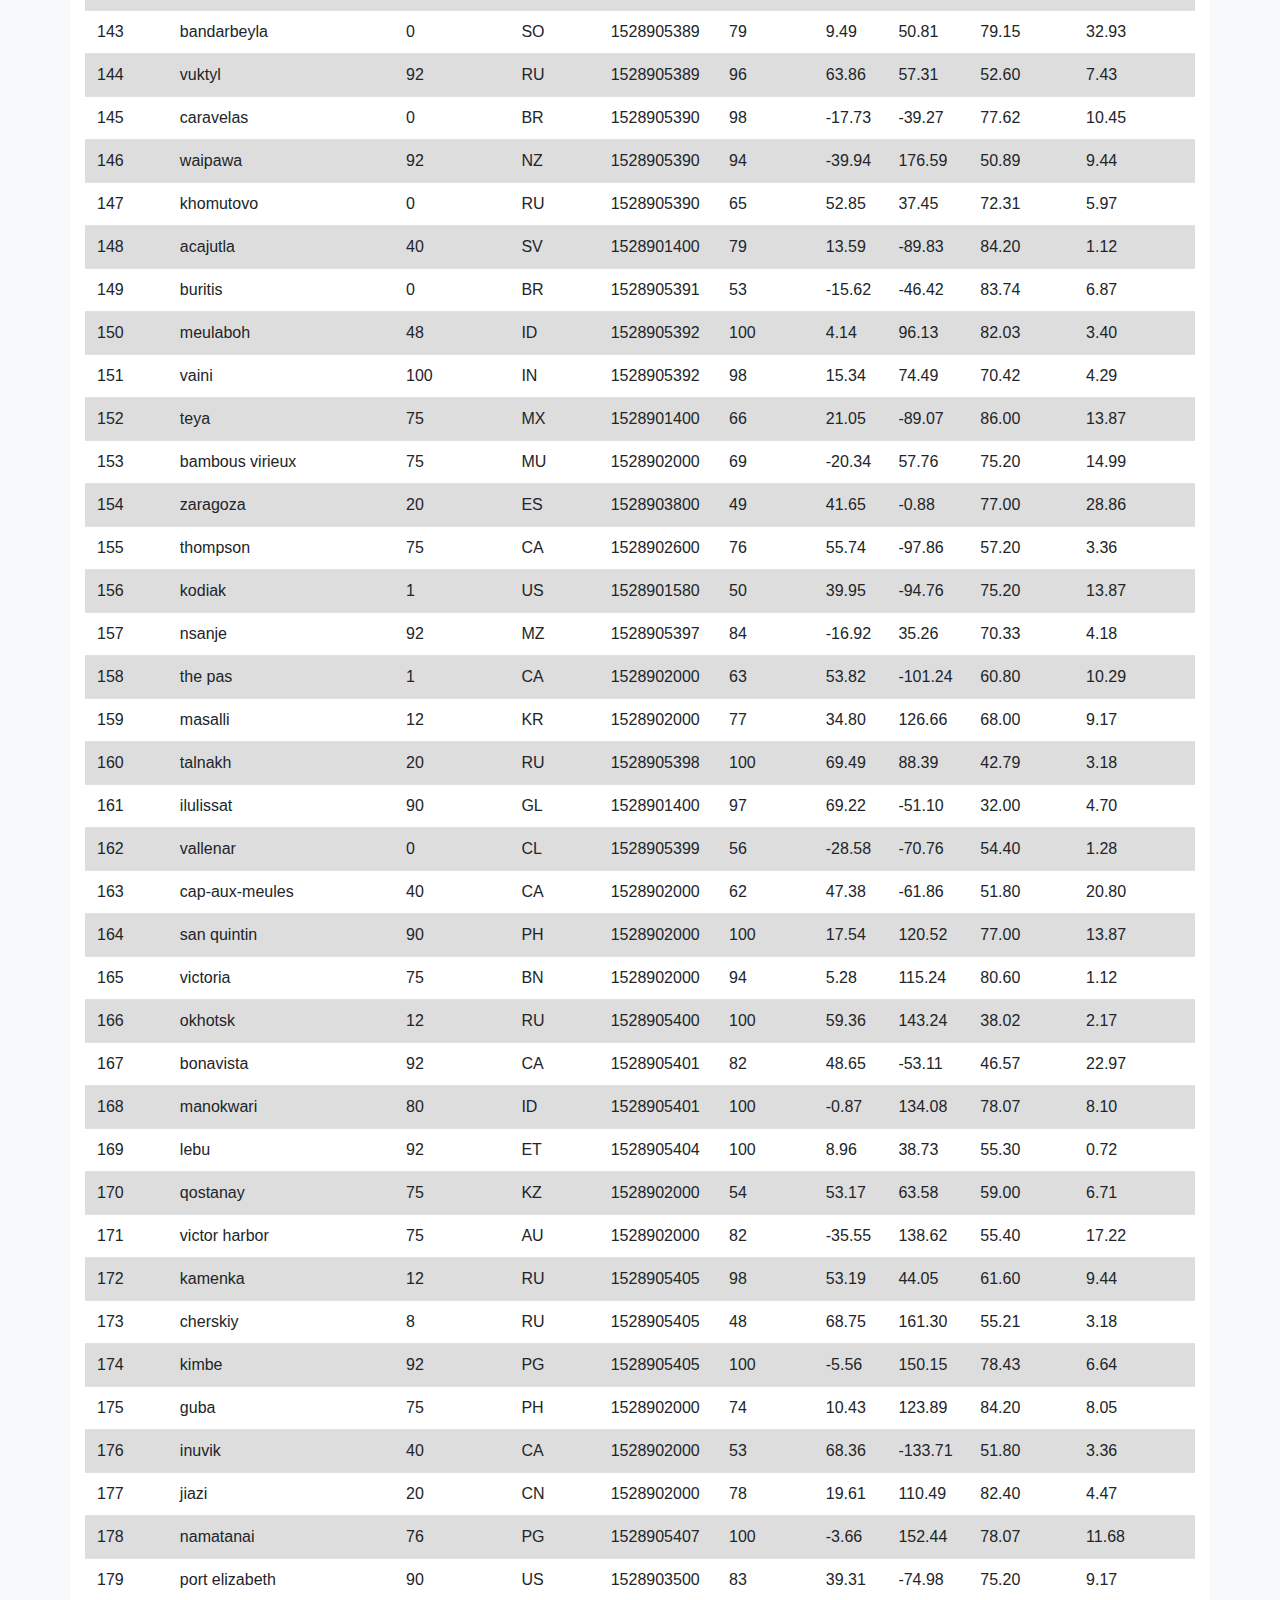
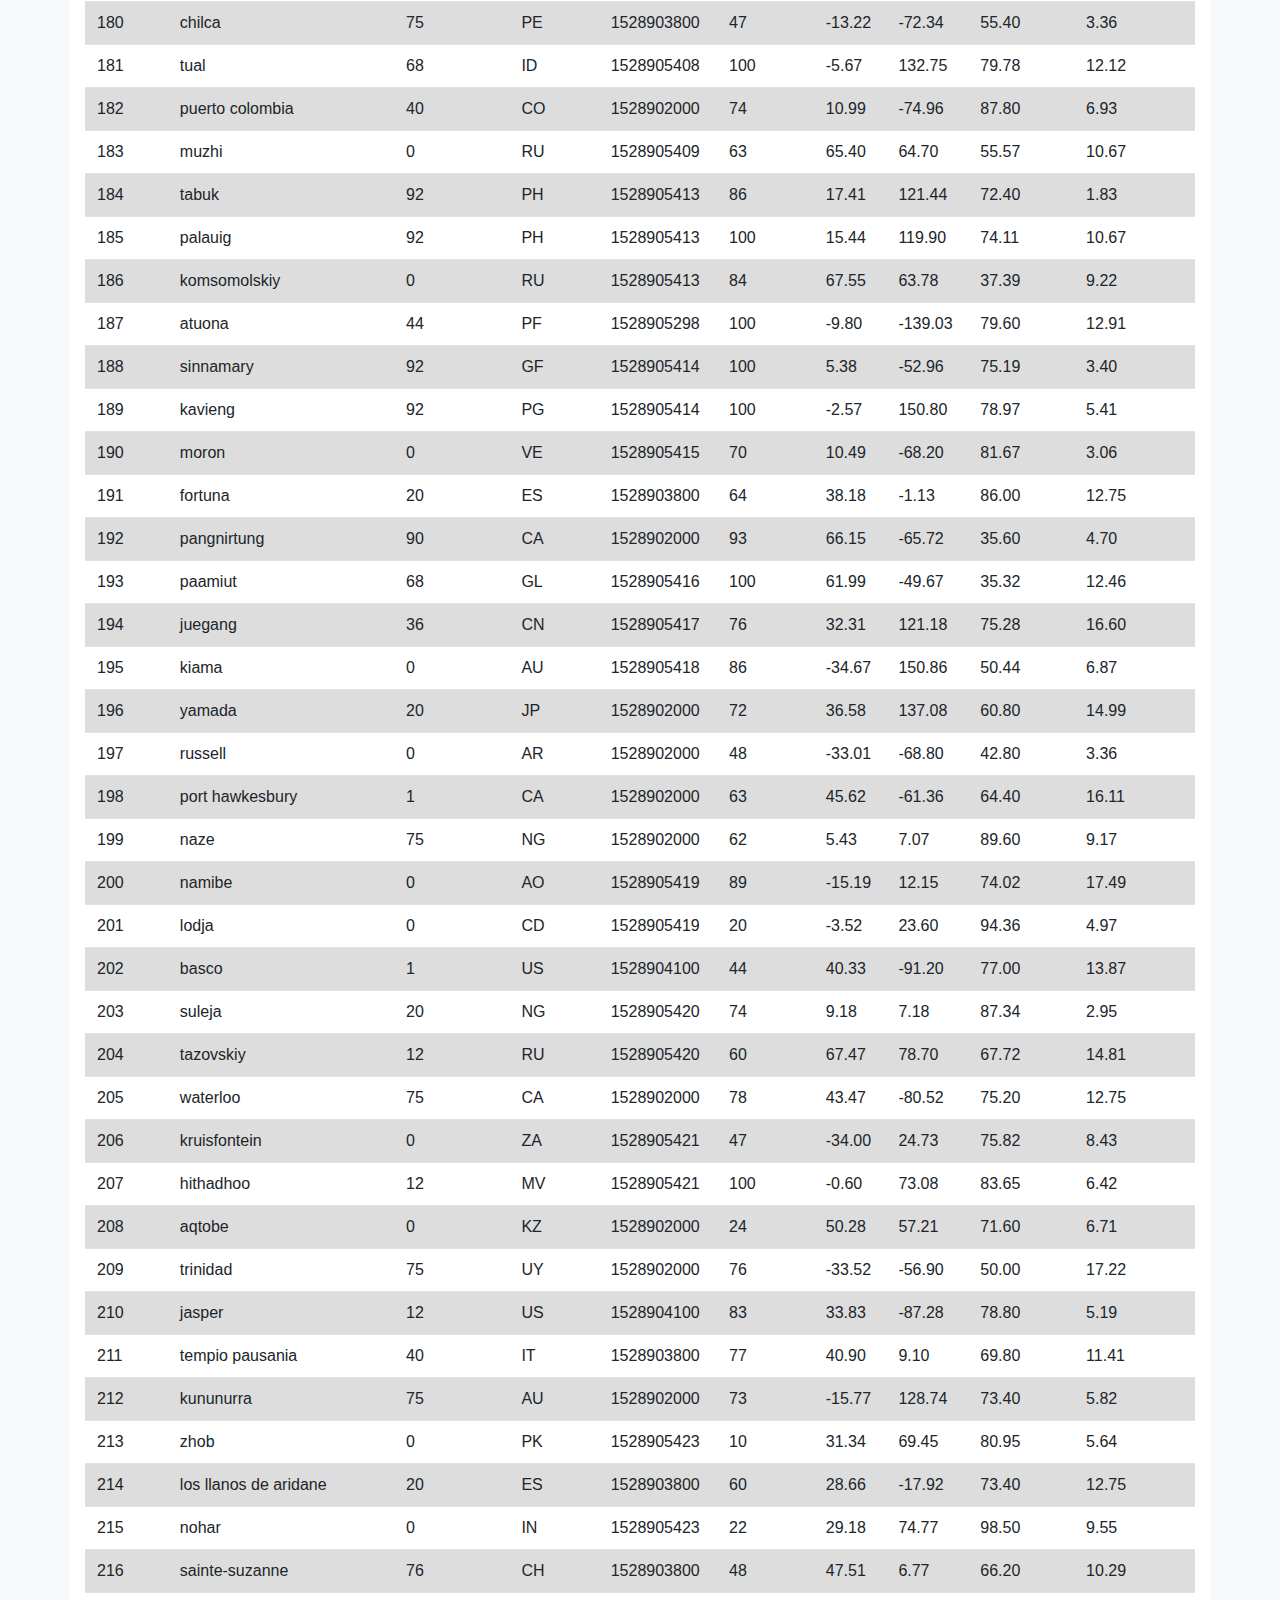
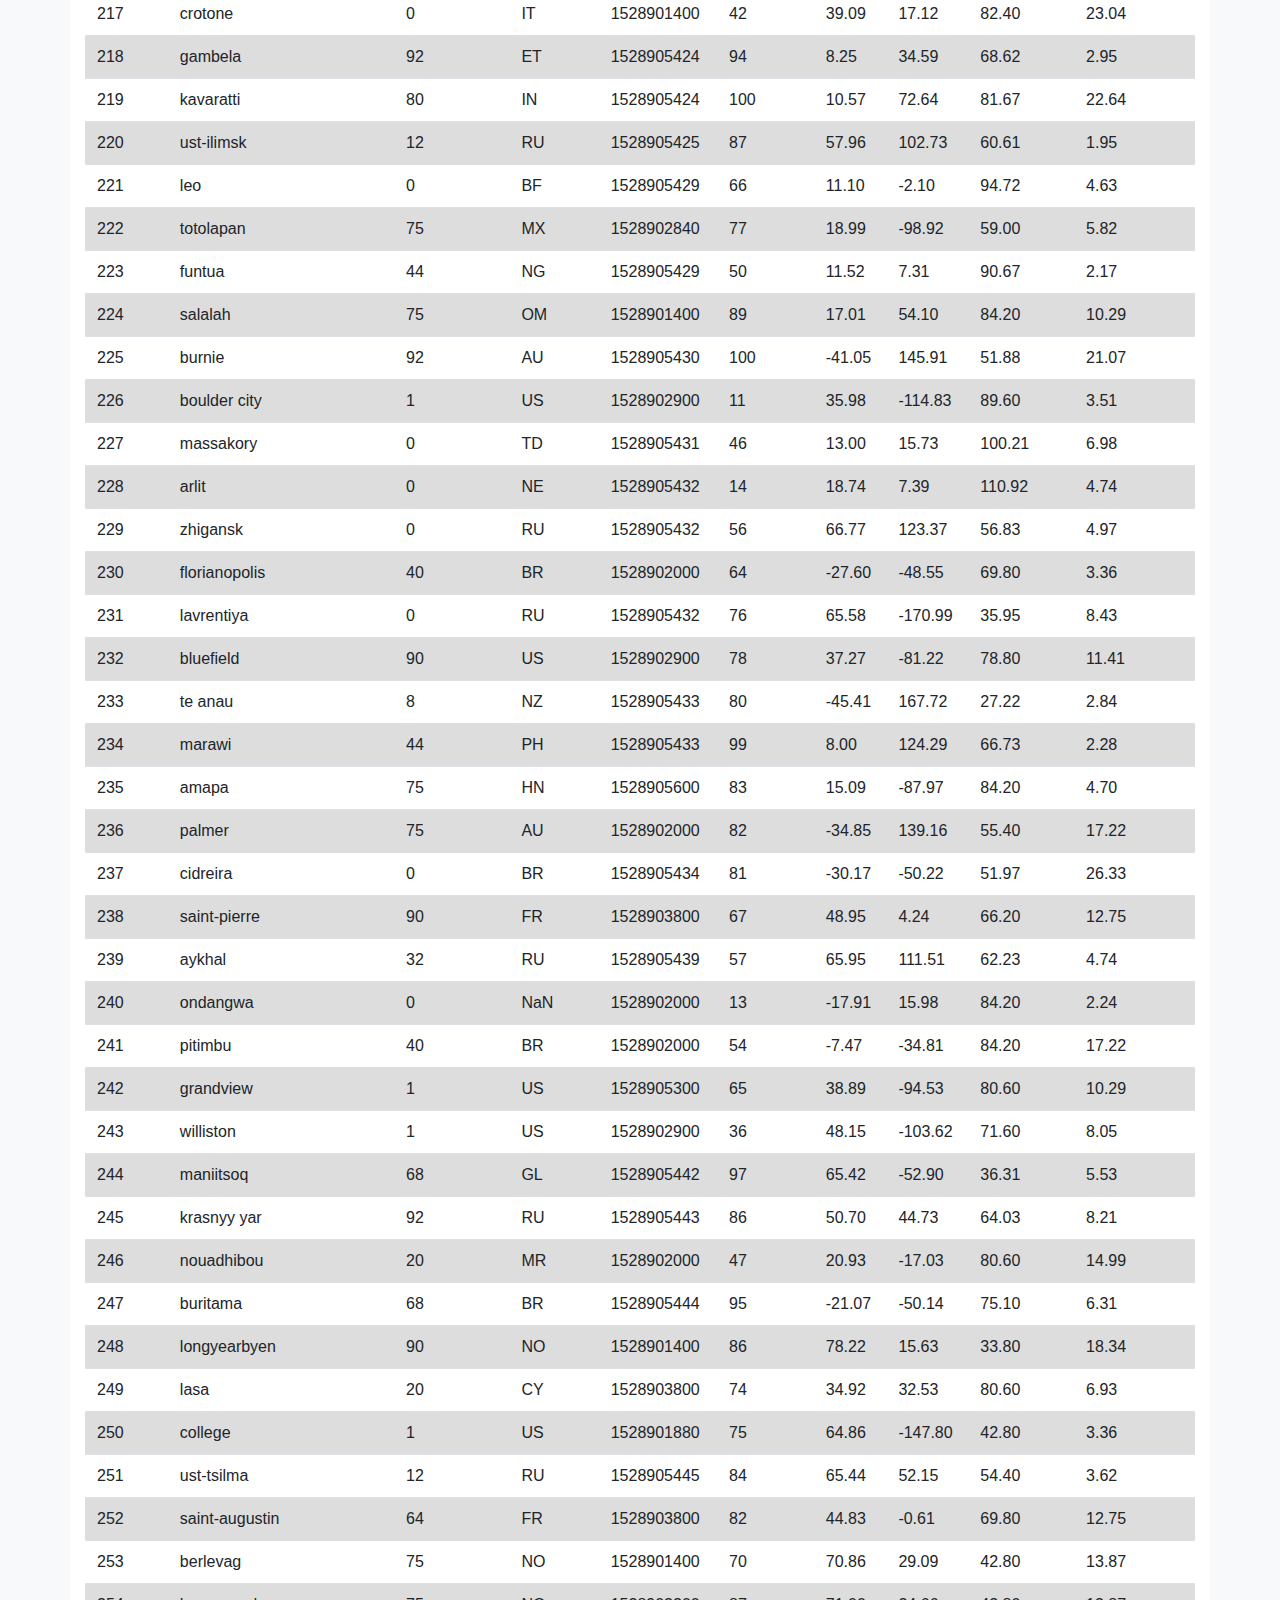
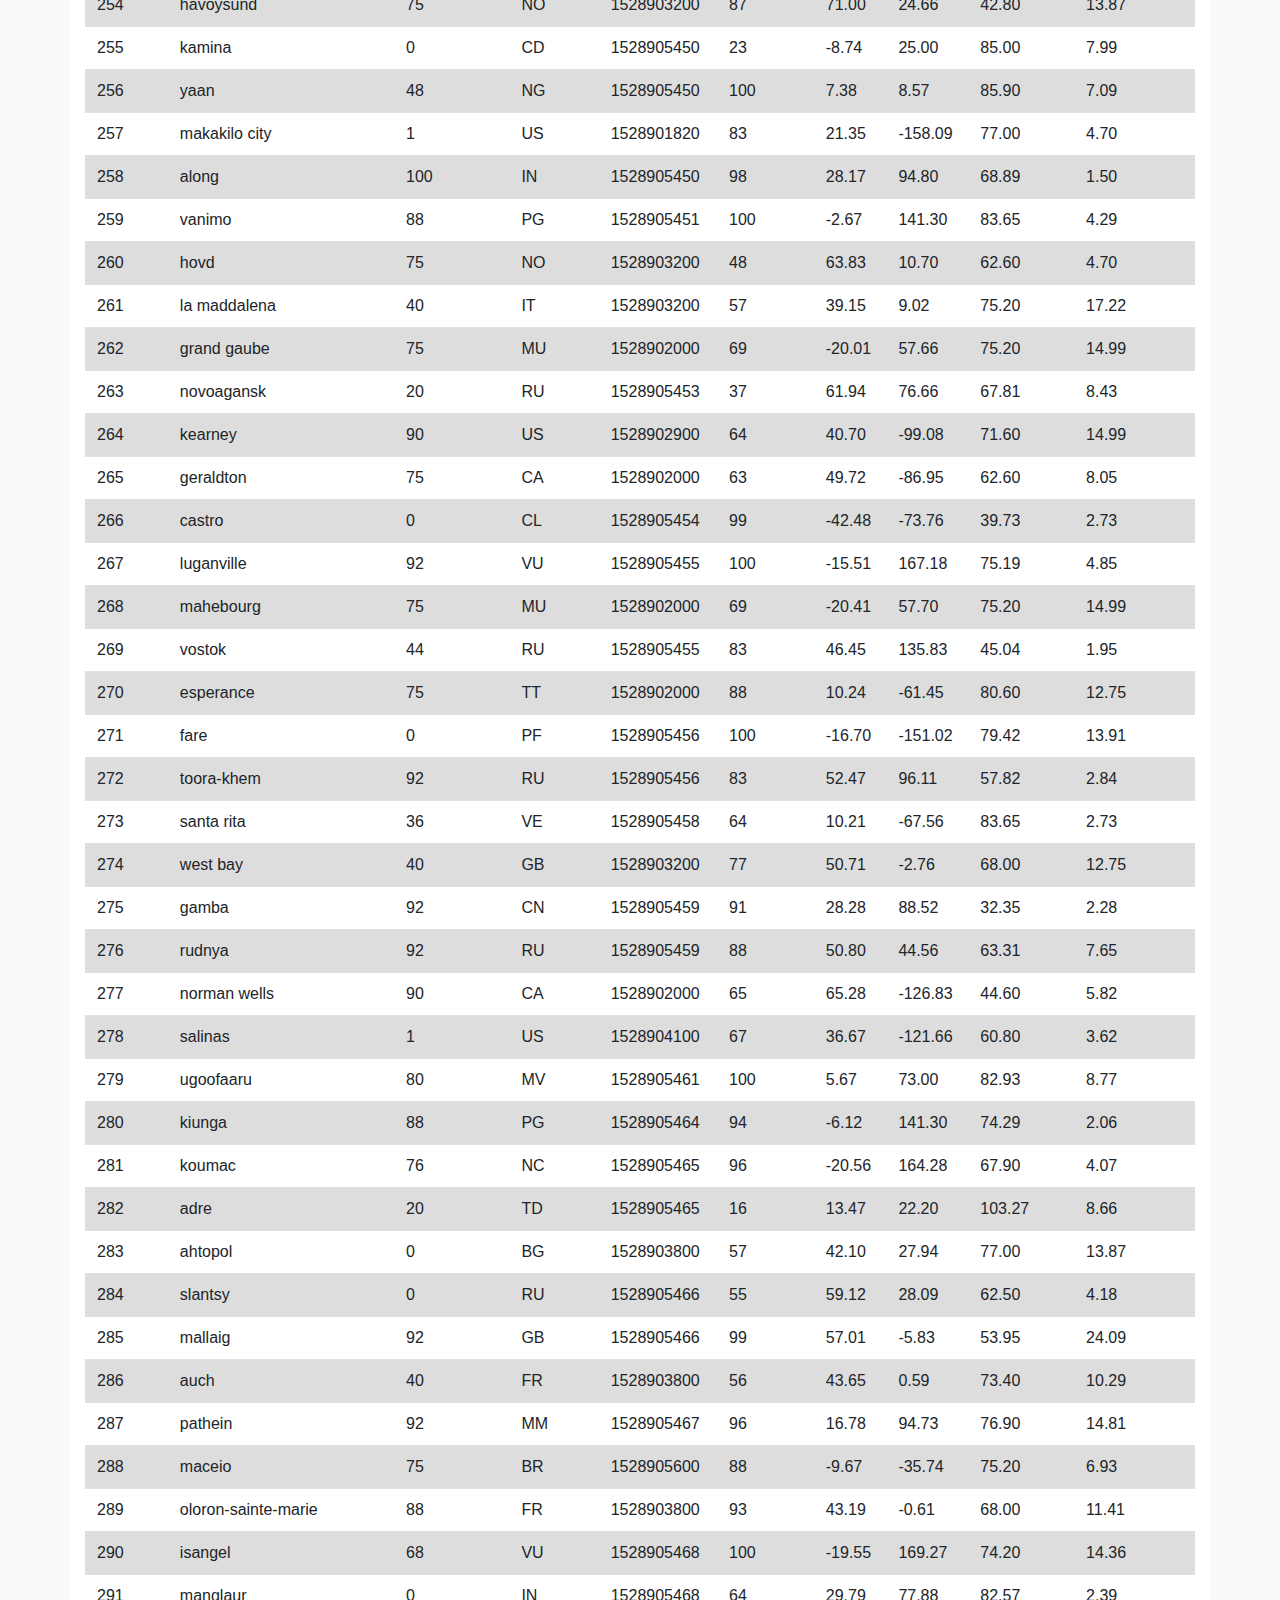
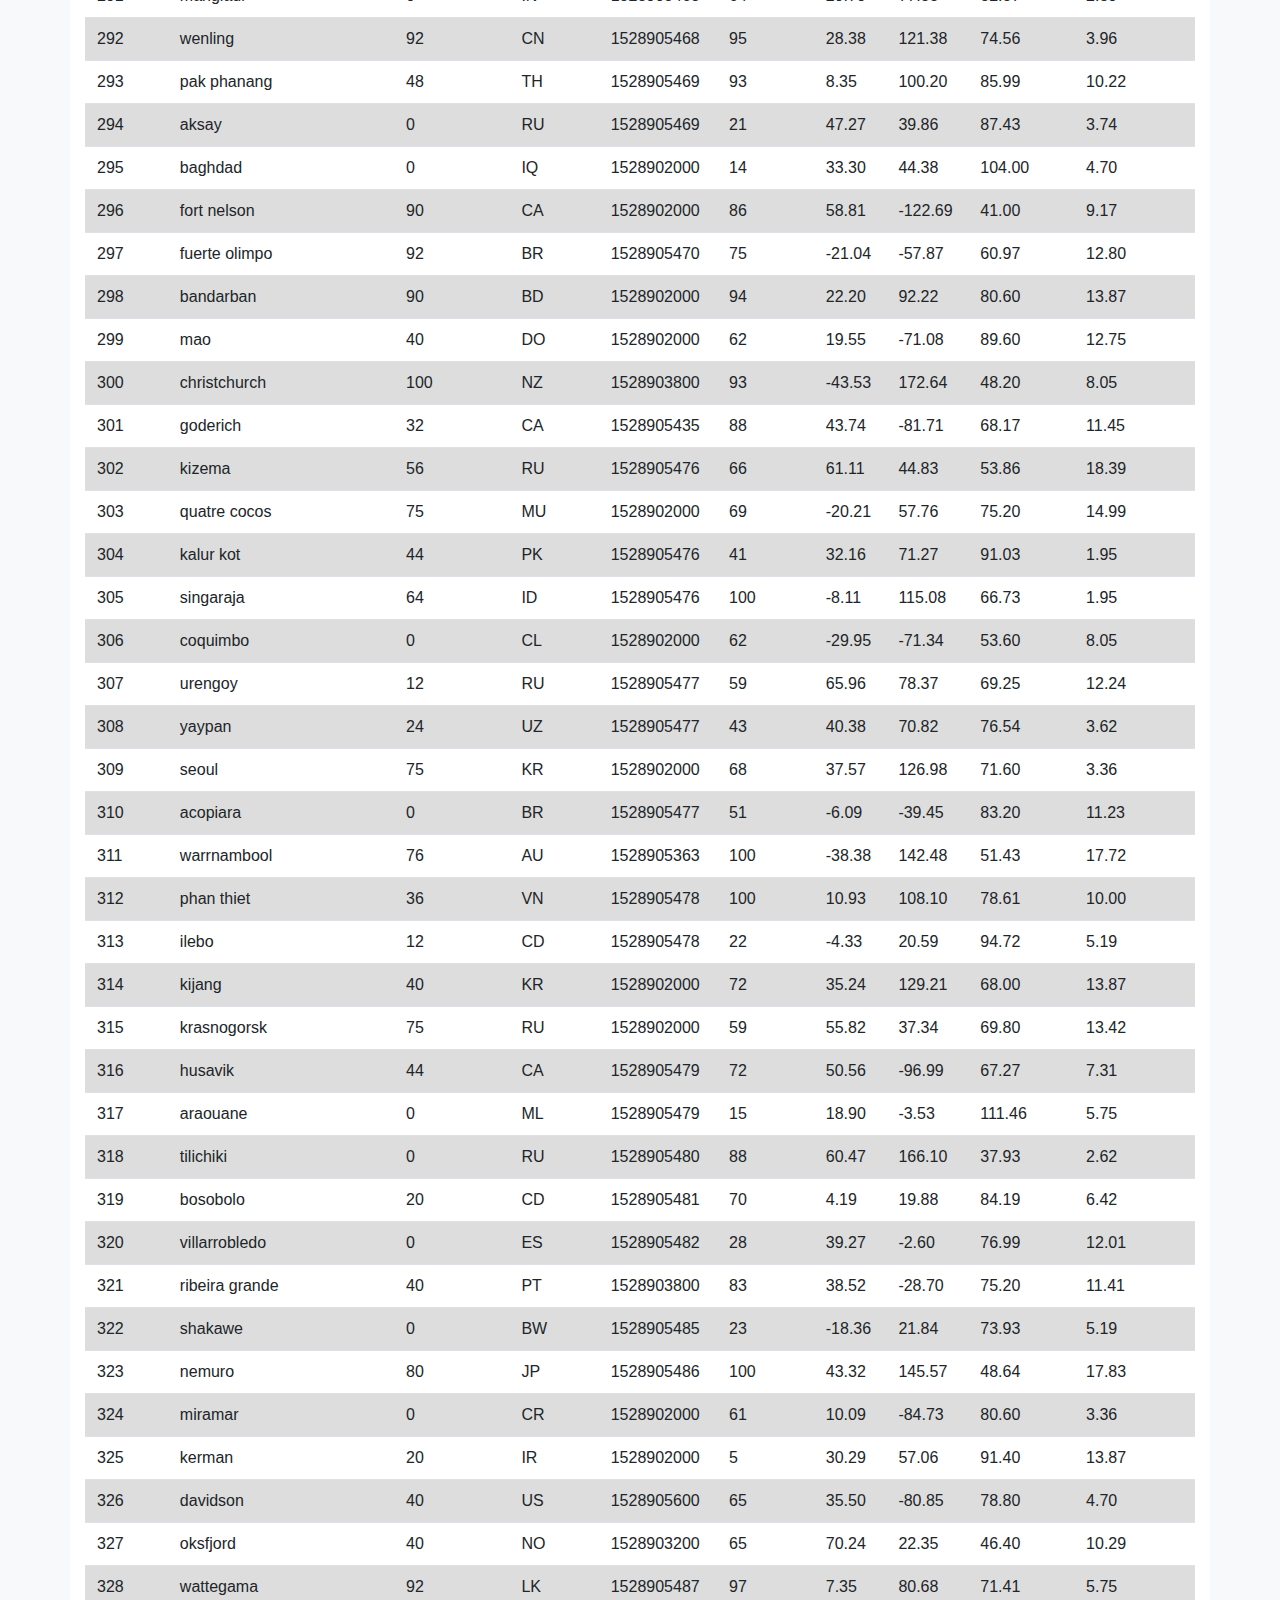
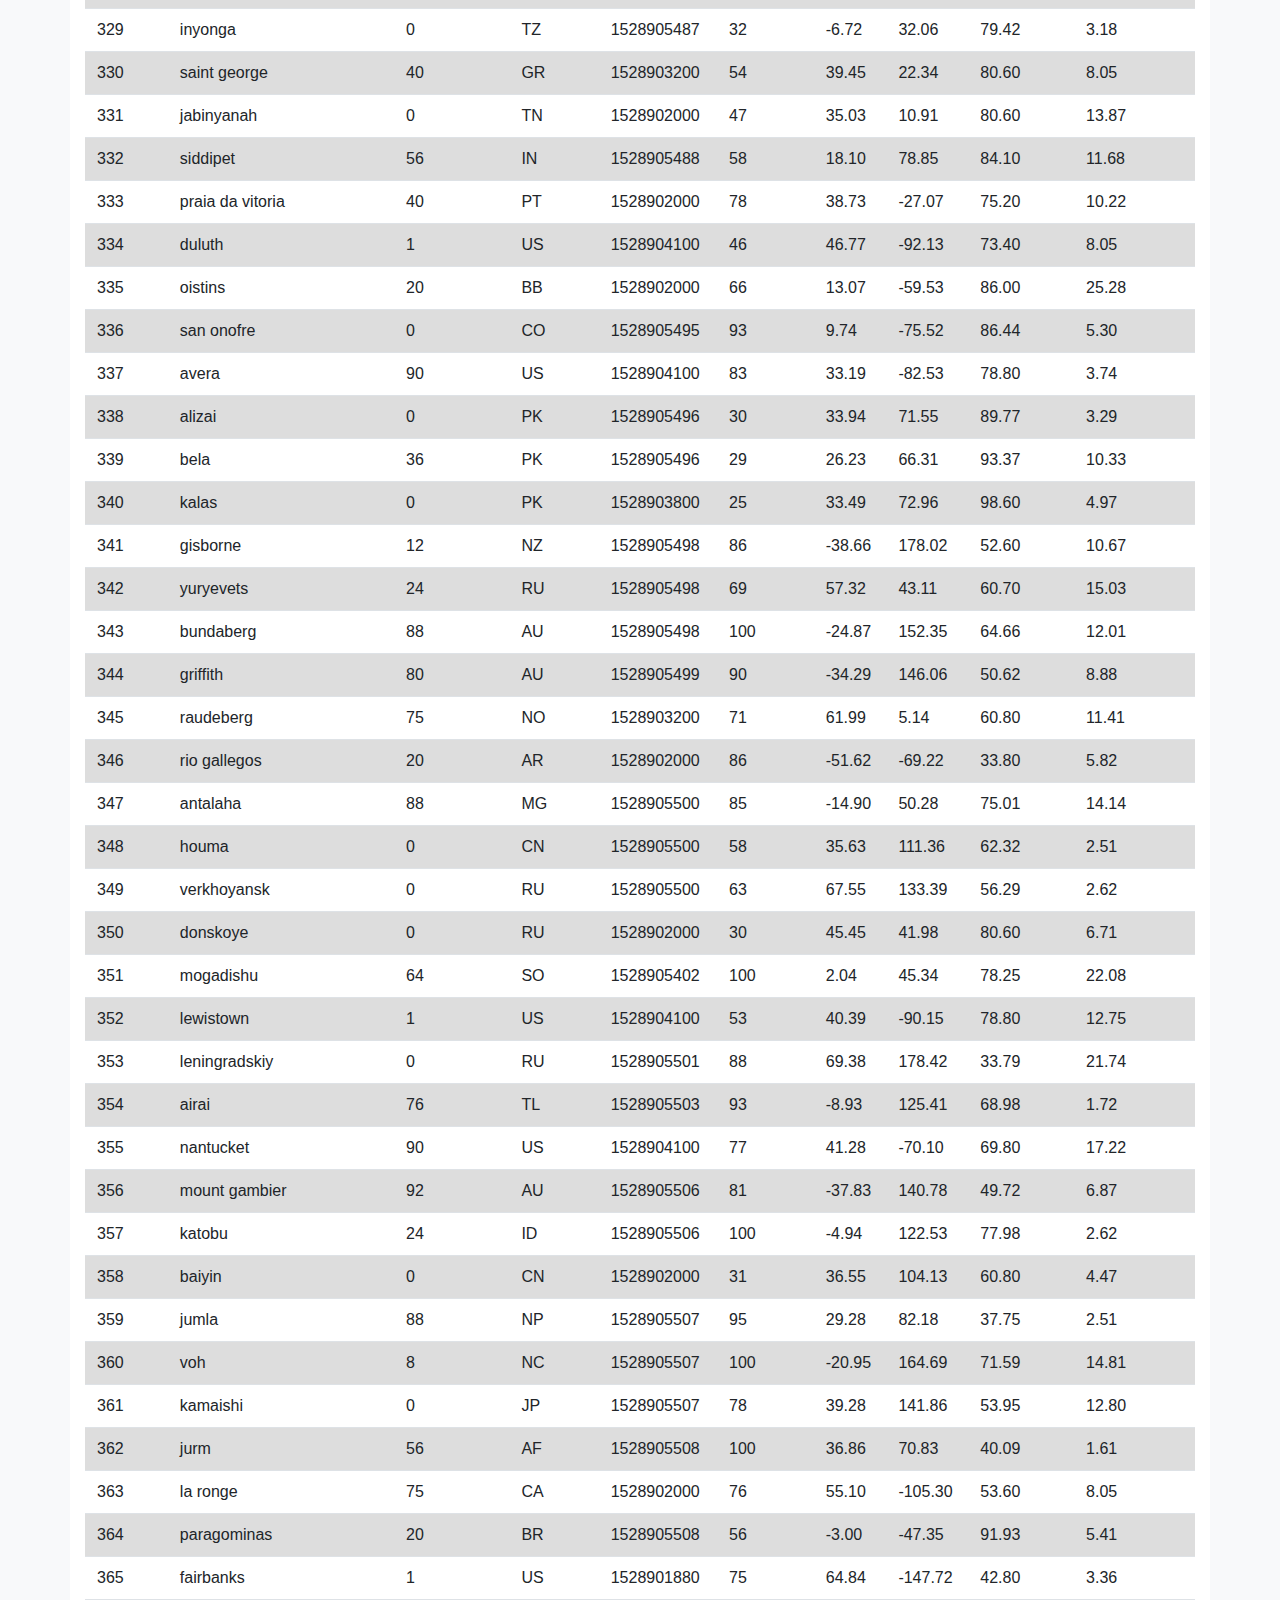
<file: 6_data.html>
<html>
  <head><title>DATA</title>

  <meta charset="utf-8">
  <meta name="viewport" content="width=device-width, initial-scale=1">
 

  <link rel="stylesheet" href="https://stackpath.bootstrapcdn.com/bootstrap/4.3.1/css/bootstrap.min.css" integrity="sha384-ggOyR0iXCbMQv3Xipma34MD+dH/1fQ784/j6cY/iJTQUOhcWr7x9JvoRxT2MZw1T" crossorigin="anonymous">  
  <script src="https://cdn.jsdelivr.net/npm/jquery@3.6.0/dist/jquery.slim.min.js"></script>
  <script src="https://cdn.jsdelivr.net/npm/popper.js@1.16.1/dist/umd/popper.min.js"></script>
  <script src="https://cdn.jsdelivr.net/npm/bootstrap@4.6.1/dist/js/bootstrap.bundle.min.js"></script>



  <link rel="stylesheet" type="text/css" href="df_style_1.css"/>
  
  </head>  
 <body >

    <div class="container-fluid bg-light">

           <div class="container-fluid">
            <div class="row">
                <div class="col-md-12">
                    <nav class="navbar navbar-expand-lg navbar-light bg-white static-top ">
                         
                        <button class="navbar-toggler" type="button" data-toggle="collapse" data-target="#bs-example-navbar-collapse-1">
                            <span class="navbar-toggler-icon"></span>
                        </button> 
                        <a class="nav-link" href="index.html" style="background-color:rgb(60, 179, 159); color:white">&nbsp;Latitude&nbsp;</a>
                        <div class="collapse navbar-collapse" id="bs-example-navbar-collapse-1">


                            <ul class="navbar-nav ml-md-auto">
                                
                                <li class="nav-item dropdown">
                                     <a class="nav-link dropdown-toggle" href="#" id="navbarDropdownMenuLink" data-toggle="dropdown">Plots</a>
                                    <div class="dropdown-menu dropdown-menu-right" aria-labelledby="navbarDropdownMenuLink">
                                        <a class="dropdown-item" href="4_wind_speed.html">Wind</a>
                                        <a class="dropdown-item" href="1_max_temperature.html">Temperature</a>
                                        <a class="dropdown-item" href="3_Cloudiness.html">Cloudiness</a>
                                        <a class="dropdown-item" href="2_humidity.html">Humidity</a>   
                                    </div>
                                </li>

                                <li class="nav-item active">
                                    <a class="nav-link" href="5_comparisons.html">Comparison</a>
                                </li>

                                <li class="nav-item active">
                                    <a class="nav-link" href="6_data.html">Data</a>
                                </li>

                            </ul>
                        </div>
                    </nav>
                </div>
            </div>
        </div>

        <div class="row bg-light">
            <p>	&nbsp;</p>
        </div>

        <div class="container  bg-white">
            <h1 style="color:rgb(60, 179, 159)">Data</h1>
            <hr class="solid">
            <p>
                The following table includes all of the data used for plotting during this project.
            </p>
            <table border="0" class="dataframe table">
  <thead>
    <tr style="text-align: center;">
      <th>City_ID</th>
      <th>City</th>
      <th>Cloudiness</th>
      <th>Country</th>
      <th>Date</th>
      <th>Humidity</th>
      <th>Lat</th>
      <th>Lng</th>
      <th>Max Temp</th>
      <th>Wind Speed</th>
    </tr>
  </thead>
  <tbody>
    <tr>
      <td>0</td>
      <td>jacareacanga</td>
      <td>0</td>
      <td>BR</td>
      <td>1528902000</td>
      <td>62</td>
      <td>-6.22</td>
      <td>-57.76</td>
      <td>89.60</td>
      <td>6.93</td>
    </tr>
    <tr>
      <td>1</td>
      <td>kaitangata</td>
      <td>100</td>
      <td>NZ</td>
      <td>1528905304</td>
      <td>94</td>
      <td>-46.28</td>
      <td>169.85</td>
      <td>42.61</td>
      <td>5.64</td>
    </tr>
    <tr>
      <td>2</td>
      <td>goulburn</td>
      <td>20</td>
      <td>AU</td>
      <td>1528905078</td>
      <td>91</td>
      <td>-34.75</td>
      <td>149.72</td>
      <td>44.32</td>
      <td>10.11</td>
    </tr>
    <tr>
      <td>3</td>
      <td>lata</td>
      <td>76</td>
      <td>IN</td>
      <td>1528905305</td>
      <td>89</td>
      <td>30.78</td>
      <td>78.62</td>
      <td>59.89</td>
      <td>0.94</td>
    </tr>
    <tr>
      <td>4</td>
      <td>chokurdakh</td>
      <td>0</td>
      <td>RU</td>
      <td>1528905306</td>
      <td>88</td>
      <td>70.62</td>
      <td>147.90</td>
      <td>32.17</td>
      <td>2.95</td>
    </tr>
    <tr>
      <td>5</td>
      <td>martyush</td>
      <td>92</td>
      <td>RU</td>
      <td>1528905306</td>
      <td>94</td>
      <td>56.40</td>
      <td>61.89</td>
      <td>55.03</td>
      <td>9.33</td>
    </tr>
    <tr>
      <td>6</td>
      <td>hobart</td>
      <td>20</td>
      <td>AU</td>
      <td>1528902000</td>
      <td>87</td>
      <td>-42.88</td>
      <td>147.33</td>
      <td>44.60</td>
      <td>8.05</td>
    </tr>
    <tr>
      <td>7</td>
      <td>broken hill</td>
      <td>0</td>
      <td>AU</td>
      <td>1528905311</td>
      <td>88</td>
      <td>-31.97</td>
      <td>141.45</td>
      <td>44.50</td>
      <td>7.31</td>
    </tr>
    <tr>
      <td>8</td>
      <td>harnosand</td>
      <td>0</td>
      <td>SE</td>
      <td>1528903200</td>
      <td>44</td>
      <td>62.63</td>
      <td>17.94</td>
      <td>60.80</td>
      <td>13.87</td>
    </tr>
    <tr>
      <td>9</td>
      <td>tuatapere</td>
      <td>0</td>
      <td>NZ</td>
      <td>1528905312</td>
      <td>100</td>
      <td>-46.13</td>
      <td>167.69</td>
      <td>38.92</td>
      <td>3.40</td>
    </tr>
    <tr>
      <td>10</td>
      <td>puerto ayora</td>
      <td>90</td>
      <td>EC</td>
      <td>1528902000</td>
      <td>69</td>
      <td>-0.74</td>
      <td>-90.35</td>
      <td>77.00</td>
      <td>13.87</td>
    </tr>
    <tr>
      <td>11</td>
      <td>havre-saint-pierre</td>
      <td>75</td>
      <td>CA</td>
      <td>1528902000</td>
      <td>58</td>
      <td>50.23</td>
      <td>-63.60</td>
      <td>53.60</td>
      <td>19.46</td>
    </tr>
    <tr>
      <td>12</td>
      <td>punta arenas</td>
      <td>0</td>
      <td>CL</td>
      <td>1528902000</td>
      <td>100</td>
      <td>-53.16</td>
      <td>-70.91</td>
      <td>35.60</td>
      <td>9.17</td>
    </tr>
    <tr>
      <td>13</td>
      <td>tasiilaq</td>
      <td>75</td>
      <td>GL</td>
      <td>1528901400</td>
      <td>60</td>
      <td>65.61</td>
      <td>-37.64</td>
      <td>39.20</td>
      <td>2.24</td>
    </tr>
    <tr>
      <td>14</td>
      <td>chapais</td>
      <td>40</td>
      <td>CA</td>
      <td>1528902000</td>
      <td>38</td>
      <td>49.78</td>
      <td>-74.86</td>
      <td>59.00</td>
      <td>10.29</td>
    </tr>
    <tr>
      <td>15</td>
      <td>avarua</td>
      <td>40</td>
      <td>CK</td>
      <td>1528902000</td>
      <td>56</td>
      <td>-21.21</td>
      <td>-159.78</td>
      <td>73.40</td>
      <td>10.29</td>
    </tr>
    <tr>
      <td>16</td>
      <td>hofn</td>
      <td>75</td>
      <td>IS</td>
      <td>1528902000</td>
      <td>87</td>
      <td>64.25</td>
      <td>-15.21</td>
      <td>51.80</td>
      <td>8.05</td>
    </tr>
    <tr>
      <td>17</td>
      <td>yukamenskoye</td>
      <td>92</td>
      <td>RU</td>
      <td>1528905315</td>
      <td>98</td>
      <td>57.89</td>
      <td>52.24</td>
      <td>56.65</td>
      <td>10.22</td>
    </tr>
    <tr>
      <td>18</td>
      <td>khandbari</td>
      <td>80</td>
      <td>NP</td>
      <td>1528905315</td>
      <td>67</td>
      <td>27.38</td>
      <td>87.21</td>
      <td>44.59</td>
      <td>1.39</td>
    </tr>
    <tr>
      <td>19</td>
      <td>bethel</td>
      <td>1</td>
      <td>US</td>
      <td>1528901580</td>
      <td>93</td>
      <td>60.79</td>
      <td>-161.76</td>
      <td>44.60</td>
      <td>8.05</td>
    </tr>
    <tr>
      <td>20</td>
      <td>ushuaia</td>
      <td>75</td>
      <td>AR</td>
      <td>1528902000</td>
      <td>64</td>
      <td>-54.81</td>
      <td>-68.31</td>
      <td>41.00</td>
      <td>3.36</td>
    </tr>
    <tr>
      <td>21</td>
      <td>east london</td>
      <td>0</td>
      <td>ZA</td>
      <td>1528902000</td>
      <td>37</td>
      <td>-33.02</td>
      <td>27.91</td>
      <td>69.80</td>
      <td>5.82</td>
    </tr>
    <tr>
      <td>22</td>
      <td>bluff</td>
      <td>76</td>
      <td>AU</td>
      <td>1528905321</td>
      <td>76</td>
      <td>-23.58</td>
      <td>149.07</td>
      <td>61.96</td>
      <td>4.74</td>
    </tr>
    <tr>
      <td>23</td>
      <td>mount isa</td>
      <td>75</td>
      <td>AU</td>
      <td>1528902000</td>
      <td>100</td>
      <td>-20.73</td>
      <td>139.49</td>
      <td>64.40</td>
      <td>3.29</td>
    </tr>
    <tr>
      <td>24</td>
      <td>pevek</td>
      <td>0</td>
      <td>RU</td>
      <td>1528905321</td>
      <td>71</td>
      <td>69.70</td>
      <td>170.27</td>
      <td>36.94</td>
      <td>6.98</td>
    </tr>
    <tr>
      <td>25</td>
      <td>gao</td>
      <td>24</td>
      <td>ML</td>
      <td>1528905321</td>
      <td>16</td>
      <td>16.28</td>
      <td>-0.04</td>
      <td>110.02</td>
      <td>4.97</td>
    </tr>
    <tr>
      <td>26</td>
      <td>cabo san lucas</td>
      <td>75</td>
      <td>MX</td>
      <td>1528901160</td>
      <td>74</td>
      <td>22.89</td>
      <td>-109.91</td>
      <td>84.20</td>
      <td>10.29</td>
    </tr>
    <tr>
      <td>27</td>
      <td>sao filipe</td>
      <td>0</td>
      <td>CV</td>
      <td>1528905323</td>
      <td>88</td>
      <td>14.90</td>
      <td>-24.50</td>
      <td>75.73</td>
      <td>13.02</td>
    </tr>
    <tr>
      <td>28</td>
      <td>tiksi</td>
      <td>44</td>
      <td>RU</td>
      <td>1528905298</td>
      <td>58</td>
      <td>71.64</td>
      <td>128.87</td>
      <td>57.73</td>
      <td>10.11</td>
    </tr>
    <tr>
      <td>29</td>
      <td>busselton</td>
      <td>92</td>
      <td>AU</td>
      <td>1528905323</td>
      <td>100</td>
      <td>-33.64</td>
      <td>115.35</td>
      <td>60.43</td>
      <td>10.56</td>
    </tr>
    <tr>
      <td>30</td>
      <td>alofi</td>
      <td>76</td>
      <td>NU</td>
      <td>1528902000</td>
      <td>88</td>
      <td>-19.06</td>
      <td>-169.92</td>
      <td>71.60</td>
      <td>3.36</td>
    </tr>
    <tr>
      <td>31</td>
      <td>ola</td>
      <td>75</td>
      <td>RU</td>
      <td>1528902000</td>
      <td>100</td>
      <td>59.58</td>
      <td>151.30</td>
      <td>42.80</td>
      <td>7.76</td>
    </tr>
    <tr>
      <td>32</td>
      <td>atar</td>
      <td>20</td>
      <td>MR</td>
      <td>1528902000</td>
      <td>19</td>
      <td>20.52</td>
      <td>-13.05</td>
      <td>91.40</td>
      <td>9.17</td>
    </tr>
    <tr>
      <td>33</td>
      <td>rikitea</td>
      <td>0</td>
      <td>PF</td>
      <td>1528905325</td>
      <td>100</td>
      <td>-23.12</td>
      <td>-134.97</td>
      <td>73.57</td>
      <td>8.66</td>
    </tr>
    <tr>
      <td>34</td>
      <td>hermanus</td>
      <td>0</td>
      <td>ZA</td>
      <td>1528905325</td>
      <td>24</td>
      <td>-34.42</td>
      <td>19.24</td>
      <td>77.17</td>
      <td>8.66</td>
    </tr>
    <tr>
      <td>35</td>
      <td>ponta delgada</td>
      <td>75</td>
      <td>PT</td>
      <td>1528903800</td>
      <td>88</td>
      <td>37.73</td>
      <td>-25.67</td>
      <td>71.60</td>
      <td>12.75</td>
    </tr>
    <tr>
      <td>36</td>
      <td>bambari</td>
      <td>24</td>
      <td>CF</td>
      <td>1528905326</td>
      <td>84</td>
      <td>5.77</td>
      <td>20.68</td>
      <td>81.85</td>
      <td>7.65</td>
    </tr>
    <tr>
      <td>37</td>
      <td>cap malheureux</td>
      <td>75</td>
      <td>MU</td>
      <td>1528902000</td>
      <td>69</td>
      <td>-19.98</td>
      <td>57.61</td>
      <td>75.20</td>
      <td>14.99</td>
    </tr>
    <tr>
      <td>38</td>
      <td>puerto escondido</td>
      <td>75</td>
      <td>MX</td>
      <td>1528901100</td>
      <td>65</td>
      <td>15.86</td>
      <td>-97.07</td>
      <td>80.60</td>
      <td>3.36</td>
    </tr>
    <tr>
      <td>39</td>
      <td>qaanaaq</td>
      <td>32</td>
      <td>GL</td>
      <td>1528905330</td>
      <td>100</td>
      <td>77.48</td>
      <td>-69.36</td>
      <td>31.45</td>
      <td>6.31</td>
    </tr>
    <tr>
      <td>40</td>
      <td>new norfolk</td>
      <td>20</td>
      <td>AU</td>
      <td>1528902000</td>
      <td>87</td>
      <td>-42.78</td>
      <td>147.06</td>
      <td>44.60</td>
      <td>8.05</td>
    </tr>
    <tr>
      <td>41</td>
      <td>najran</td>
      <td>40</td>
      <td>SA</td>
      <td>1528902000</td>
      <td>13</td>
      <td>17.54</td>
      <td>44.22</td>
      <td>98.60</td>
      <td>11.41</td>
    </tr>
    <tr>
      <td>42</td>
      <td>isla mujeres</td>
      <td>90</td>
      <td>MX</td>
      <td>1528904340</td>
      <td>100</td>
      <td>21.23</td>
      <td>-86.73</td>
      <td>75.20</td>
      <td>16.11</td>
    </tr>
    <tr>
      <td>43</td>
      <td>mar del plata</td>
      <td>0</td>
      <td>AR</td>
      <td>1528905297</td>
      <td>100</td>
      <td>-46.43</td>
      <td>-67.52</td>
      <td>32.53</td>
      <td>7.31</td>
    </tr>
    <tr>
      <td>44</td>
      <td>provideniya</td>
      <td>0</td>
      <td>RU</td>
      <td>1528905332</td>
      <td>91</td>
      <td>64.42</td>
      <td>-173.23</td>
      <td>40.63</td>
      <td>10.78</td>
    </tr>
    <tr>
      <td>45</td>
      <td>jamestown</td>
      <td>12</td>
      <td>AU</td>
      <td>1528905333</td>
      <td>88</td>
      <td>-33.21</td>
      <td>138.60</td>
      <td>43.15</td>
      <td>10.89</td>
    </tr>
    <tr>
      <td>46</td>
      <td>medicine hat</td>
      <td>20</td>
      <td>CA</td>
      <td>1528902000</td>
      <td>34</td>
      <td>50.04</td>
      <td>-110.68</td>
      <td>66.20</td>
      <td>14.99</td>
    </tr>
    <tr>
      <td>47</td>
      <td>katsuura</td>
      <td>8</td>
      <td>JP</td>
      <td>1528905334</td>
      <td>88</td>
      <td>33.93</td>
      <td>134.50</td>
      <td>62.05</td>
      <td>7.54</td>
    </tr>
    <tr>
      <td>48</td>
      <td>aklavik</td>
      <td>20</td>
      <td>CA</td>
      <td>1528902000</td>
      <td>53</td>
      <td>68.22</td>
      <td>-135.01</td>
      <td>51.80</td>
      <td>11.41</td>
    </tr>
    <tr>
      <td>49</td>
      <td>tuktoyaktuk</td>
      <td>20</td>
      <td>CA</td>
      <td>1528902000</td>
      <td>61</td>
      <td>69.44</td>
      <td>-133.03</td>
      <td>46.40</td>
      <td>6.93</td>
    </tr>
    <tr>
      <td>50</td>
      <td>kapaa</td>
      <td>90</td>
      <td>US</td>
      <td>1528901760</td>
      <td>88</td>
      <td>22.08</td>
      <td>-159.32</td>
      <td>75.20</td>
      <td>14.99</td>
    </tr>
    <tr>
      <td>51</td>
      <td>mildura</td>
      <td>0</td>
      <td>AU</td>
      <td>1528905300</td>
      <td>92</td>
      <td>-34.18</td>
      <td>142.16</td>
      <td>45.67</td>
      <td>9.66</td>
    </tr>
    <tr>
      <td>52</td>
      <td>souillac</td>
      <td>75</td>
      <td>FR</td>
      <td>1528903800</td>
      <td>49</td>
      <td>45.60</td>
      <td>-0.60</td>
      <td>73.40</td>
      <td>10.29</td>
    </tr>
    <tr>
      <td>53</td>
      <td>lorengau</td>
      <td>100</td>
      <td>PG</td>
      <td>1528905336</td>
      <td>100</td>
      <td>-2.02</td>
      <td>147.27</td>
      <td>80.59</td>
      <td>3.85</td>
    </tr>
    <tr>
      <td>54</td>
      <td>praia</td>
      <td>20</td>
      <td>BR</td>
      <td>1528902000</td>
      <td>47</td>
      <td>-20.25</td>
      <td>-43.81</td>
      <td>82.40</td>
      <td>3.36</td>
    </tr>
    <tr>
      <td>55</td>
      <td>port alfred</td>
      <td>0</td>
      <td>ZA</td>
      <td>1528905338</td>
      <td>50</td>
      <td>-33.59</td>
      <td>26.89</td>
      <td>76.54</td>
      <td>7.20</td>
    </tr>
    <tr>
      <td>56</td>
      <td>barranca</td>
      <td>0</td>
      <td>PE</td>
      <td>1528905339</td>
      <td>98</td>
      <td>-10.75</td>
      <td>-77.76</td>
      <td>61.87</td>
      <td>9.89</td>
    </tr>
    <tr>
      <td>57</td>
      <td>nome</td>
      <td>40</td>
      <td>US</td>
      <td>1528902900</td>
      <td>70</td>
      <td>30.04</td>
      <td>-94.42</td>
      <td>87.80</td>
      <td>3.36</td>
    </tr>
    <tr>
      <td>58</td>
      <td>matay</td>
      <td>0</td>
      <td>EG</td>
      <td>1528905339</td>
      <td>23</td>
      <td>28.42</td>
      <td>30.79</td>
      <td>97.69</td>
      <td>6.98</td>
    </tr>
    <tr>
      <td>59</td>
      <td>saskylakh</td>
      <td>48</td>
      <td>RU</td>
      <td>1528905339</td>
      <td>55</td>
      <td>71.97</td>
      <td>114.09</td>
      <td>59.53</td>
      <td>5.86</td>
    </tr>
    <tr>
      <td>60</td>
      <td>itarema</td>
      <td>0</td>
      <td>BR</td>
      <td>1528905340</td>
      <td>61</td>
      <td>-2.92</td>
      <td>-39.92</td>
      <td>88.33</td>
      <td>12.57</td>
    </tr>
    <tr>
      <td>61</td>
      <td>butaritari</td>
      <td>56</td>
      <td>KI</td>
      <td>1528905340</td>
      <td>100</td>
      <td>3.07</td>
      <td>172.79</td>
      <td>81.13</td>
      <td>7.31</td>
    </tr>
    <tr>
      <td>62</td>
      <td>peniche</td>
      <td>20</td>
      <td>PT</td>
      <td>1528903800</td>
      <td>64</td>
      <td>39.36</td>
      <td>-9.38</td>
      <td>75.20</td>
      <td>12.75</td>
    </tr>
    <tr>
      <td>63</td>
      <td>beloha</td>
      <td>0</td>
      <td>MG</td>
      <td>1528905340</td>
      <td>57</td>
      <td>-25.17</td>
      <td>45.06</td>
      <td>71.95</td>
      <td>16.37</td>
    </tr>
    <tr>
      <td>64</td>
      <td>anadyr</td>
      <td>0</td>
      <td>RU</td>
      <td>1528902000</td>
      <td>57</td>
      <td>64.73</td>
      <td>177.51</td>
      <td>48.20</td>
      <td>4.47</td>
    </tr>
    <tr>
      <td>65</td>
      <td>luderitz</td>
      <td>12</td>
      <td>NaN</td>
      <td>1528905342</td>
      <td>64</td>
      <td>-26.65</td>
      <td>15.16</td>
      <td>64.03</td>
      <td>17.38</td>
    </tr>
    <tr>
      <td>66</td>
      <td>rochester</td>
      <td>1</td>
      <td>US</td>
      <td>1528902960</td>
      <td>37</td>
      <td>44.02</td>
      <td>-92.46</td>
      <td>73.40</td>
      <td>6.93</td>
    </tr>
    <tr>
      <td>67</td>
      <td>bosaso</td>
      <td>0</td>
      <td>SO</td>
      <td>1528905347</td>
      <td>86</td>
      <td>11.28</td>
      <td>49.18</td>
      <td>89.77</td>
      <td>3.96</td>
    </tr>
    <tr>
      <td>68</td>
      <td>faanui</td>
      <td>0</td>
      <td>PF</td>
      <td>1528905347</td>
      <td>100</td>
      <td>-16.48</td>
      <td>-151.75</td>
      <td>79.96</td>
      <td>11.79</td>
    </tr>
    <tr>
      <td>69</td>
      <td>grindavik</td>
      <td>75</td>
      <td>IS</td>
      <td>1528902000</td>
      <td>70</td>
      <td>63.84</td>
      <td>-22.43</td>
      <td>48.20</td>
      <td>5.82</td>
    </tr>
    <tr>
      <td>70</td>
      <td>margate</td>
      <td>20</td>
      <td>AU</td>
      <td>1528902000</td>
      <td>87</td>
      <td>-43.03</td>
      <td>147.26</td>
      <td>44.60</td>
      <td>8.05</td>
    </tr>
    <tr>
      <td>71</td>
      <td>marsh harbour</td>
      <td>88</td>
      <td>BS</td>
      <td>1528905349</td>
      <td>95</td>
      <td>26.54</td>
      <td>-77.06</td>
      <td>82.39</td>
      <td>10.00</td>
    </tr>
    <tr>
      <td>72</td>
      <td>comodoro rivadavia</td>
      <td>40</td>
      <td>AR</td>
      <td>1528902000</td>
      <td>60</td>
      <td>-45.87</td>
      <td>-67.48</td>
      <td>42.80</td>
      <td>9.17</td>
    </tr>
    <tr>
      <td>73</td>
      <td>upernavik</td>
      <td>92</td>
      <td>GL</td>
      <td>1528905350</td>
      <td>100</td>
      <td>72.79</td>
      <td>-56.15</td>
      <td>29.29</td>
      <td>3.74</td>
    </tr>
    <tr>
      <td>74</td>
      <td>uige</td>
      <td>0</td>
      <td>AO</td>
      <td>1528905350</td>
      <td>29</td>
      <td>-7.61</td>
      <td>15.06</td>
      <td>86.80</td>
      <td>3.18</td>
    </tr>
    <tr>
      <td>75</td>
      <td>bredasdorp</td>
      <td>0</td>
      <td>ZA</td>
      <td>1528902000</td>
      <td>23</td>
      <td>-34.53</td>
      <td>20.04</td>
      <td>82.40</td>
      <td>5.82</td>
    </tr>
    <tr>
      <td>76</td>
      <td>bodden town</td>
      <td>40</td>
      <td>KY</td>
      <td>1528902000</td>
      <td>78</td>
      <td>19.28</td>
      <td>-81.25</td>
      <td>80.60</td>
      <td>16.11</td>
    </tr>
    <tr>
      <td>77</td>
      <td>guerrero negro</td>
      <td>44</td>
      <td>MX</td>
      <td>1528905350</td>
      <td>88</td>
      <td>27.97</td>
      <td>-114.04</td>
      <td>63.85</td>
      <td>3.74</td>
    </tr>
    <tr>
      <td>78</td>
      <td>bilma</td>
      <td>0</td>
      <td>NE</td>
      <td>1528905351</td>
      <td>12</td>
      <td>18.69</td>
      <td>12.92</td>
      <td>110.47</td>
      <td>4.63</td>
    </tr>
    <tr>
      <td>79</td>
      <td>carnarvon</td>
      <td>0</td>
      <td>ZA</td>
      <td>1528905351</td>
      <td>30</td>
      <td>-30.97</td>
      <td>22.13</td>
      <td>60.43</td>
      <td>14.25</td>
    </tr>
    <tr>
      <td>80</td>
      <td>ponta do sol</td>
      <td>12</td>
      <td>BR</td>
      <td>1528905352</td>
      <td>72</td>
      <td>-20.63</td>
      <td>-46.00</td>
      <td>78.25</td>
      <td>3.96</td>
    </tr>
    <tr>
      <td>81</td>
      <td>vila franca do campo</td>
      <td>75</td>
      <td>PT</td>
      <td>1528903800</td>
      <td>88</td>
      <td>37.72</td>
      <td>-25.43</td>
      <td>71.60</td>
      <td>12.75</td>
    </tr>
    <tr>
      <td>82</td>
      <td>puerto del rosario</td>
      <td>20</td>
      <td>ES</td>
      <td>1528903800</td>
      <td>60</td>
      <td>28.50</td>
      <td>-13.86</td>
      <td>73.40</td>
      <td>17.22</td>
    </tr>
    <tr>
      <td>83</td>
      <td>sitka</td>
      <td>20</td>
      <td>US</td>
      <td>1528905353</td>
      <td>92</td>
      <td>37.17</td>
      <td>-99.65</td>
      <td>74.02</td>
      <td>5.97</td>
    </tr>
    <tr>
      <td>84</td>
      <td>camacha</td>
      <td>75</td>
      <td>PT</td>
      <td>1528903800</td>
      <td>72</td>
      <td>33.08</td>
      <td>-16.33</td>
      <td>68.00</td>
      <td>16.11</td>
    </tr>
    <tr>
      <td>85</td>
      <td>saint-philippe</td>
      <td>1</td>
      <td>CA</td>
      <td>1528902900</td>
      <td>54</td>
      <td>45.36</td>
      <td>-73.48</td>
      <td>78.80</td>
      <td>11.41</td>
    </tr>
    <tr>
      <td>86</td>
      <td>port blair</td>
      <td>92</td>
      <td>IN</td>
      <td>1528905357</td>
      <td>97</td>
      <td>11.67</td>
      <td>92.75</td>
      <td>84.37</td>
      <td>25.10</td>
    </tr>
    <tr>
      <td>87</td>
      <td>albany</td>
      <td>90</td>
      <td>US</td>
      <td>1528903860</td>
      <td>68</td>
      <td>42.65</td>
      <td>-73.75</td>
      <td>69.80</td>
      <td>3.36</td>
    </tr>
    <tr>
      <td>88</td>
      <td>barrow</td>
      <td>88</td>
      <td>AR</td>
      <td>1528905182</td>
      <td>72</td>
      <td>-38.31</td>
      <td>-60.23</td>
      <td>50.26</td>
      <td>8.21</td>
    </tr>
    <tr>
      <td>89</td>
      <td>qorveh</td>
      <td>92</td>
      <td>IR</td>
      <td>1528905357</td>
      <td>22</td>
      <td>35.17</td>
      <td>47.80</td>
      <td>76.72</td>
      <td>3.18</td>
    </tr>
    <tr>
      <td>90</td>
      <td>san jeronimo</td>
      <td>90</td>
      <td>PE</td>
      <td>1528902000</td>
      <td>81</td>
      <td>-13.65</td>
      <td>-73.37</td>
      <td>46.40</td>
      <td>2.39</td>
    </tr>
    <tr>
      <td>91</td>
      <td>mataura</td>
      <td>24</td>
      <td>NZ</td>
      <td>1528905299</td>
      <td>79</td>
      <td>-46.19</td>
      <td>168.86</td>
      <td>25.69</td>
      <td>3.18</td>
    </tr>
    <tr>
      <td>92</td>
      <td>buala</td>
      <td>64</td>
      <td>SB</td>
      <td>1528905359</td>
      <td>100</td>
      <td>-8.15</td>
      <td>159.59</td>
      <td>78.70</td>
      <td>4.18</td>
    </tr>
    <tr>
      <td>93</td>
      <td>eyl</td>
      <td>20</td>
      <td>SO</td>
      <td>1528905359</td>
      <td>57</td>
      <td>7.98</td>
      <td>49.82</td>
      <td>86.62</td>
      <td>22.41</td>
    </tr>
    <tr>
      <td>94</td>
      <td>abu dhabi</td>
      <td>0</td>
      <td>AE</td>
      <td>1528902000</td>
      <td>29</td>
      <td>24.47</td>
      <td>54.37</td>
      <td>98.60</td>
      <td>16.11</td>
    </tr>
    <tr>
      <td>95</td>
      <td>tahe</td>
      <td>92</td>
      <td>CN</td>
      <td>1528905359</td>
      <td>98</td>
      <td>52.34</td>
      <td>124.71</td>
      <td>51.43</td>
      <td>2.17</td>
    </tr>
    <tr>
      <td>96</td>
      <td>chuy</td>
      <td>80</td>
      <td>UY</td>
      <td>1528905099</td>
      <td>93</td>
      <td>-33.69</td>
      <td>-53.46</td>
      <td>52.87</td>
      <td>28.90</td>
    </tr>
    <tr>
      <td>97</td>
      <td>dzerzhinskoye</td>
      <td>8</td>
      <td>RU</td>
      <td>1528905360</td>
      <td>69</td>
      <td>56.84</td>
      <td>95.22</td>
      <td>65.11</td>
      <td>3.85</td>
    </tr>
    <tr>
      <td>98</td>
      <td>vanavara</td>
      <td>0</td>
      <td>RU</td>
      <td>1528905360</td>
      <td>50</td>
      <td>60.35</td>
      <td>102.28</td>
      <td>64.21</td>
      <td>5.64</td>
    </tr>
    <tr>
      <td>99</td>
      <td>muros</td>
      <td>40</td>
      <td>ES</td>
      <td>1528903800</td>
      <td>72</td>
      <td>42.77</td>
      <td>-9.06</td>
      <td>66.20</td>
      <td>10.29</td>
    </tr>
    <tr>
      <td>100</td>
      <td>auchel</td>
      <td>0</td>
      <td>FR</td>
      <td>1528903800</td>
      <td>49</td>
      <td>50.51</td>
      <td>2.47</td>
      <td>68.00</td>
      <td>3.36</td>
    </tr>
    <tr>
      <td>101</td>
      <td>bubaque</td>
      <td>40</td>
      <td>GW</td>
      <td>1528902000</td>
      <td>55</td>
      <td>11.28</td>
      <td>-15.83</td>
      <td>91.40</td>
      <td>11.41</td>
    </tr>
    <tr>
      <td>102</td>
      <td>khatanga</td>
      <td>8</td>
      <td>RU</td>
      <td>1528905361</td>
      <td>65</td>
      <td>71.98</td>
      <td>102.47</td>
      <td>60.97</td>
      <td>4.63</td>
    </tr>
    <tr>
      <td>103</td>
      <td>los banos</td>
      <td>1</td>
      <td>US</td>
      <td>1528904100</td>
      <td>67</td>
      <td>37.06</td>
      <td>-120.85</td>
      <td>75.20</td>
      <td>4.74</td>
    </tr>
    <tr>
      <td>104</td>
      <td>labuhan</td>
      <td>12</td>
      <td>ID</td>
      <td>1528905361</td>
      <td>95</td>
      <td>-2.54</td>
      <td>115.51</td>
      <td>72.94</td>
      <td>1.83</td>
    </tr>
    <tr>
      <td>105</td>
      <td>saint-paul</td>
      <td>75</td>
      <td>FR</td>
      <td>1528903800</td>
      <td>56</td>
      <td>45.22</td>
      <td>1.90</td>
      <td>68.00</td>
      <td>14.99</td>
    </tr>
    <tr>
      <td>106</td>
      <td>petatlan</td>
      <td>90</td>
      <td>MX</td>
      <td>1528901220</td>
      <td>74</td>
      <td>17.52</td>
      <td>-101.27</td>
      <td>84.20</td>
      <td>1.83</td>
    </tr>
    <tr>
      <td>107</td>
      <td>baykit</td>
      <td>36</td>
      <td>RU</td>
      <td>1528905366</td>
      <td>68</td>
      <td>61.68</td>
      <td>96.39</td>
      <td>63.94</td>
      <td>4.29</td>
    </tr>
    <tr>
      <td>108</td>
      <td>dalby</td>
      <td>75</td>
      <td>AU</td>
      <td>1528902000</td>
      <td>93</td>
      <td>-27.18</td>
      <td>151.26</td>
      <td>53.60</td>
      <td>2.24</td>
    </tr>
    <tr>
      <td>109</td>
      <td>yellowknife</td>
      <td>90</td>
      <td>CA</td>
      <td>1528902540</td>
      <td>93</td>
      <td>62.45</td>
      <td>-114.38</td>
      <td>46.40</td>
      <td>8.05</td>
    </tr>
    <tr>
      <td>110</td>
      <td>hilo</td>
      <td>75</td>
      <td>US</td>
      <td>1528901580</td>
      <td>88</td>
      <td>19.71</td>
      <td>-155.08</td>
      <td>66.20</td>
      <td>5.82</td>
    </tr>
    <tr>
      <td>111</td>
      <td>turukhansk</td>
      <td>36</td>
      <td>RU</td>
      <td>1528905297</td>
      <td>76</td>
      <td>65.80</td>
      <td>87.96</td>
      <td>66.37</td>
      <td>6.42</td>
    </tr>
    <tr>
      <td>112</td>
      <td>dingle</td>
      <td>68</td>
      <td>PH</td>
      <td>1528905368</td>
      <td>82</td>
      <td>11.00</td>
      <td>122.67</td>
      <td>79.96</td>
      <td>8.21</td>
    </tr>
    <tr>
      <td>113</td>
      <td>dillon</td>
      <td>1</td>
      <td>US</td>
      <td>1528901580</td>
      <td>44</td>
      <td>45.22</td>
      <td>-112.64</td>
      <td>57.20</td>
      <td>5.82</td>
    </tr>
    <tr>
      <td>114</td>
      <td>labytnangi</td>
      <td>64</td>
      <td>RU</td>
      <td>1528905370</td>
      <td>75</td>
      <td>66.66</td>
      <td>66.39</td>
      <td>47.11</td>
      <td>17.49</td>
    </tr>
    <tr>
      <td>115</td>
      <td>gigmoto</td>
      <td>36</td>
      <td>PH</td>
      <td>1528905370</td>
      <td>98</td>
      <td>13.78</td>
      <td>124.39</td>
      <td>83.56</td>
      <td>17.60</td>
    </tr>
    <tr>
      <td>116</td>
      <td>nouakchott</td>
      <td>68</td>
      <td>MR</td>
      <td>1528905371</td>
      <td>76</td>
      <td>18.08</td>
      <td>-15.98</td>
      <td>76.72</td>
      <td>1.39</td>
    </tr>
    <tr>
      <td>117</td>
      <td>rumoi</td>
      <td>92</td>
      <td>JP</td>
      <td>1528905371</td>
      <td>100</td>
      <td>43.93</td>
      <td>141.67</td>
      <td>44.41</td>
      <td>8.10</td>
    </tr>
    <tr>
      <td>118</td>
      <td>dikson</td>
      <td>32</td>
      <td>RU</td>
      <td>1528905373</td>
      <td>100</td>
      <td>73.51</td>
      <td>80.55</td>
      <td>31.09</td>
      <td>13.13</td>
    </tr>
    <tr>
      <td>119</td>
      <td>chinsali</td>
      <td>0</td>
      <td>ZM</td>
      <td>1528905377</td>
      <td>36</td>
      <td>-10.55</td>
      <td>32.07</td>
      <td>73.39</td>
      <td>9.22</td>
    </tr>
    <tr>
      <td>120</td>
      <td>georgetown</td>
      <td>75</td>
      <td>GY</td>
      <td>1528902000</td>
      <td>78</td>
      <td>6.80</td>
      <td>-58.16</td>
      <td>82.40</td>
      <td>9.17</td>
    </tr>
    <tr>
      <td>121</td>
      <td>tooele</td>
      <td>1</td>
      <td>US</td>
      <td>1528902900</td>
      <td>35</td>
      <td>40.53</td>
      <td>-112.30</td>
      <td>73.40</td>
      <td>9.17</td>
    </tr>
    <tr>
      <td>122</td>
      <td>nikolskoye</td>
      <td>40</td>
      <td>RU</td>
      <td>1528902000</td>
      <td>41</td>
      <td>59.70</td>
      <td>30.79</td>
      <td>60.80</td>
      <td>4.47</td>
    </tr>
    <tr>
      <td>123</td>
      <td>bodo</td>
      <td>80</td>
      <td>CI</td>
      <td>1528905379</td>
      <td>66</td>
      <td>5.91</td>
      <td>-4.68</td>
      <td>87.70</td>
      <td>8.21</td>
    </tr>
    <tr>
      <td>124</td>
      <td>minador do negrao</td>
      <td>32</td>
      <td>BR</td>
      <td>1528905379</td>
      <td>80</td>
      <td>-9.31</td>
      <td>-36.86</td>
      <td>76.81</td>
      <td>13.24</td>
    </tr>
    <tr>
      <td>125</td>
      <td>sambava</td>
      <td>88</td>
      <td>MG</td>
      <td>1528905379</td>
      <td>100</td>
      <td>-14.27</td>
      <td>50.17</td>
      <td>77.35</td>
      <td>19.73</td>
    </tr>
    <tr>
      <td>126</td>
      <td>yerbogachen</td>
      <td>0</td>
      <td>RU</td>
      <td>1528905380</td>
      <td>44</td>
      <td>61.28</td>
      <td>108.01</td>
      <td>64.93</td>
      <td>7.43</td>
    </tr>
    <tr>
      <td>127</td>
      <td>kahului</td>
      <td>1</td>
      <td>US</td>
      <td>1528901760</td>
      <td>93</td>
      <td>20.89</td>
      <td>-156.47</td>
      <td>66.20</td>
      <td>3.36</td>
    </tr>
    <tr>
      <td>128</td>
      <td>clyde river</td>
      <td>75</td>
      <td>CA</td>
      <td>1528902660</td>
      <td>100</td>
      <td>70.47</td>
      <td>-68.59</td>
      <td>35.60</td>
      <td>21.92</td>
    </tr>
    <tr>
      <td>129</td>
      <td>ancud</td>
      <td>20</td>
      <td>CL</td>
      <td>1528905381</td>
      <td>90</td>
      <td>-41.87</td>
      <td>-73.83</td>
      <td>39.10</td>
      <td>2.73</td>
    </tr>
    <tr>
      <td>130</td>
      <td>beringovskiy</td>
      <td>0</td>
      <td>RU</td>
      <td>1528905381</td>
      <td>88</td>
      <td>63.05</td>
      <td>179.32</td>
      <td>39.37</td>
      <td>3.40</td>
    </tr>
    <tr>
      <td>131</td>
      <td>majene</td>
      <td>32</td>
      <td>ID</td>
      <td>1528905382</td>
      <td>100</td>
      <td>-3.54</td>
      <td>118.97</td>
      <td>81.85</td>
      <td>11.01</td>
    </tr>
    <tr>
      <td>132</td>
      <td>ahar</td>
      <td>36</td>
      <td>IR</td>
      <td>1528905382</td>
      <td>62</td>
      <td>38.48</td>
      <td>47.07</td>
      <td>62.77</td>
      <td>3.74</td>
    </tr>
    <tr>
      <td>133</td>
      <td>ilhabela</td>
      <td>80</td>
      <td>BR</td>
      <td>1528905382</td>
      <td>98</td>
      <td>-23.78</td>
      <td>-45.36</td>
      <td>72.85</td>
      <td>2.28</td>
    </tr>
    <tr>
      <td>134</td>
      <td>listvyagi</td>
      <td>0</td>
      <td>RU</td>
      <td>1528905382</td>
      <td>78</td>
      <td>53.68</td>
      <td>86.95</td>
      <td>65.11</td>
      <td>2.06</td>
    </tr>
    <tr>
      <td>135</td>
      <td>skjervoy</td>
      <td>40</td>
      <td>NO</td>
      <td>1528903200</td>
      <td>65</td>
      <td>70.03</td>
      <td>20.97</td>
      <td>44.60</td>
      <td>10.29</td>
    </tr>
    <tr>
      <td>136</td>
      <td>cape town</td>
      <td>0</td>
      <td>ZA</td>
      <td>1528902000</td>
      <td>35</td>
      <td>-33.93</td>
      <td>18.42</td>
      <td>73.40</td>
      <td>9.17</td>
    </tr>
    <tr>
      <td>137</td>
      <td>iqaluit</td>
      <td>90</td>
      <td>CA</td>
      <td>1528902000</td>
      <td>96</td>
      <td>63.75</td>
      <td>-68.52</td>
      <td>35.60</td>
      <td>20.80</td>
    </tr>
    <tr>
      <td>138</td>
      <td>fort-shevchenko</td>
      <td>0</td>
      <td>KZ</td>
      <td>1528905387</td>
      <td>59</td>
      <td>44.51</td>
      <td>50.26</td>
      <td>74.20</td>
      <td>3.62</td>
    </tr>
    <tr>
      <td>139</td>
      <td>severo-kurilsk</td>
      <td>92</td>
      <td>RU</td>
      <td>1528905387</td>
      <td>100</td>
      <td>50.68</td>
      <td>156.12</td>
      <td>38.02</td>
      <td>16.26</td>
    </tr>
    <tr>
      <td>140</td>
      <td>arraial do cabo</td>
      <td>0</td>
      <td>BR</td>
      <td>1528905600</td>
      <td>65</td>
      <td>-22.97</td>
      <td>-42.02</td>
      <td>80.60</td>
      <td>4.70</td>
    </tr>
    <tr>
      <td>141</td>
      <td>torbay</td>
      <td>90</td>
      <td>CA</td>
      <td>1528903560</td>
      <td>93</td>
      <td>47.66</td>
      <td>-52.73</td>
      <td>50.00</td>
      <td>19.46</td>
    </tr>
    <tr>
      <td>142</td>
      <td>ahipara</td>
      <td>88</td>
      <td>NZ</td>
      <td>1528905388</td>
      <td>91</td>
      <td>-35.17</td>
      <td>173.16</td>
      <td>56.65</td>
      <td>9.66</td>
    </tr>
    <tr>
      <td>143</td>
      <td>bandarbeyla</td>
      <td>0</td>
      <td>SO</td>
      <td>1528905389</td>
      <td>79</td>
      <td>9.49</td>
      <td>50.81</td>
      <td>79.15</td>
      <td>32.93</td>
    </tr>
    <tr>
      <td>144</td>
      <td>vuktyl</td>
      <td>92</td>
      <td>RU</td>
      <td>1528905389</td>
      <td>96</td>
      <td>63.86</td>
      <td>57.31</td>
      <td>52.60</td>
      <td>7.43</td>
    </tr>
    <tr>
      <td>145</td>
      <td>caravelas</td>
      <td>0</td>
      <td>BR</td>
      <td>1528905390</td>
      <td>98</td>
      <td>-17.73</td>
      <td>-39.27</td>
      <td>77.62</td>
      <td>10.45</td>
    </tr>
    <tr>
      <td>146</td>
      <td>waipawa</td>
      <td>92</td>
      <td>NZ</td>
      <td>1528905390</td>
      <td>94</td>
      <td>-39.94</td>
      <td>176.59</td>
      <td>50.89</td>
      <td>9.44</td>
    </tr>
    <tr>
      <td>147</td>
      <td>khomutovo</td>
      <td>0</td>
      <td>RU</td>
      <td>1528905390</td>
      <td>65</td>
      <td>52.85</td>
      <td>37.45</td>
      <td>72.31</td>
      <td>5.97</td>
    </tr>
    <tr>
      <td>148</td>
      <td>acajutla</td>
      <td>40</td>
      <td>SV</td>
      <td>1528901400</td>
      <td>79</td>
      <td>13.59</td>
      <td>-89.83</td>
      <td>84.20</td>
      <td>1.12</td>
    </tr>
    <tr>
      <td>149</td>
      <td>buritis</td>
      <td>0</td>
      <td>BR</td>
      <td>1528905391</td>
      <td>53</td>
      <td>-15.62</td>
      <td>-46.42</td>
      <td>83.74</td>
      <td>6.87</td>
    </tr>
    <tr>
      <td>150</td>
      <td>meulaboh</td>
      <td>48</td>
      <td>ID</td>
      <td>1528905392</td>
      <td>100</td>
      <td>4.14</td>
      <td>96.13</td>
      <td>82.03</td>
      <td>3.40</td>
    </tr>
    <tr>
      <td>151</td>
      <td>vaini</td>
      <td>100</td>
      <td>IN</td>
      <td>1528905392</td>
      <td>98</td>
      <td>15.34</td>
      <td>74.49</td>
      <td>70.42</td>
      <td>4.29</td>
    </tr>
    <tr>
      <td>152</td>
      <td>teya</td>
      <td>75</td>
      <td>MX</td>
      <td>1528901400</td>
      <td>66</td>
      <td>21.05</td>
      <td>-89.07</td>
      <td>86.00</td>
      <td>13.87</td>
    </tr>
    <tr>
      <td>153</td>
      <td>bambous virieux</td>
      <td>75</td>
      <td>MU</td>
      <td>1528902000</td>
      <td>69</td>
      <td>-20.34</td>
      <td>57.76</td>
      <td>75.20</td>
      <td>14.99</td>
    </tr>
    <tr>
      <td>154</td>
      <td>zaragoza</td>
      <td>20</td>
      <td>ES</td>
      <td>1528903800</td>
      <td>49</td>
      <td>41.65</td>
      <td>-0.88</td>
      <td>77.00</td>
      <td>28.86</td>
    </tr>
    <tr>
      <td>155</td>
      <td>thompson</td>
      <td>75</td>
      <td>CA</td>
      <td>1528902600</td>
      <td>76</td>
      <td>55.74</td>
      <td>-97.86</td>
      <td>57.20</td>
      <td>3.36</td>
    </tr>
    <tr>
      <td>156</td>
      <td>kodiak</td>
      <td>1</td>
      <td>US</td>
      <td>1528901580</td>
      <td>50</td>
      <td>39.95</td>
      <td>-94.76</td>
      <td>75.20</td>
      <td>13.87</td>
    </tr>
    <tr>
      <td>157</td>
      <td>nsanje</td>
      <td>92</td>
      <td>MZ</td>
      <td>1528905397</td>
      <td>84</td>
      <td>-16.92</td>
      <td>35.26</td>
      <td>70.33</td>
      <td>4.18</td>
    </tr>
    <tr>
      <td>158</td>
      <td>the pas</td>
      <td>1</td>
      <td>CA</td>
      <td>1528902000</td>
      <td>63</td>
      <td>53.82</td>
      <td>-101.24</td>
      <td>60.80</td>
      <td>10.29</td>
    </tr>
    <tr>
      <td>159</td>
      <td>masalli</td>
      <td>12</td>
      <td>KR</td>
      <td>1528902000</td>
      <td>77</td>
      <td>34.80</td>
      <td>126.66</td>
      <td>68.00</td>
      <td>9.17</td>
    </tr>
    <tr>
      <td>160</td>
      <td>talnakh</td>
      <td>20</td>
      <td>RU</td>
      <td>1528905398</td>
      <td>100</td>
      <td>69.49</td>
      <td>88.39</td>
      <td>42.79</td>
      <td>3.18</td>
    </tr>
    <tr>
      <td>161</td>
      <td>ilulissat</td>
      <td>90</td>
      <td>GL</td>
      <td>1528901400</td>
      <td>97</td>
      <td>69.22</td>
      <td>-51.10</td>
      <td>32.00</td>
      <td>4.70</td>
    </tr>
    <tr>
      <td>162</td>
      <td>vallenar</td>
      <td>0</td>
      <td>CL</td>
      <td>1528905399</td>
      <td>56</td>
      <td>-28.58</td>
      <td>-70.76</td>
      <td>54.40</td>
      <td>1.28</td>
    </tr>
    <tr>
      <td>163</td>
      <td>cap-aux-meules</td>
      <td>40</td>
      <td>CA</td>
      <td>1528902000</td>
      <td>62</td>
      <td>47.38</td>
      <td>-61.86</td>
      <td>51.80</td>
      <td>20.80</td>
    </tr>
    <tr>
      <td>164</td>
      <td>san quintin</td>
      <td>90</td>
      <td>PH</td>
      <td>1528902000</td>
      <td>100</td>
      <td>17.54</td>
      <td>120.52</td>
      <td>77.00</td>
      <td>13.87</td>
    </tr>
    <tr>
      <td>165</td>
      <td>victoria</td>
      <td>75</td>
      <td>BN</td>
      <td>1528902000</td>
      <td>94</td>
      <td>5.28</td>
      <td>115.24</td>
      <td>80.60</td>
      <td>1.12</td>
    </tr>
    <tr>
      <td>166</td>
      <td>okhotsk</td>
      <td>12</td>
      <td>RU</td>
      <td>1528905400</td>
      <td>100</td>
      <td>59.36</td>
      <td>143.24</td>
      <td>38.02</td>
      <td>2.17</td>
    </tr>
    <tr>
      <td>167</td>
      <td>bonavista</td>
      <td>92</td>
      <td>CA</td>
      <td>1528905401</td>
      <td>82</td>
      <td>48.65</td>
      <td>-53.11</td>
      <td>46.57</td>
      <td>22.97</td>
    </tr>
    <tr>
      <td>168</td>
      <td>manokwari</td>
      <td>80</td>
      <td>ID</td>
      <td>1528905401</td>
      <td>100</td>
      <td>-0.87</td>
      <td>134.08</td>
      <td>78.07</td>
      <td>8.10</td>
    </tr>
    <tr>
      <td>169</td>
      <td>lebu</td>
      <td>92</td>
      <td>ET</td>
      <td>1528905404</td>
      <td>100</td>
      <td>8.96</td>
      <td>38.73</td>
      <td>55.30</td>
      <td>0.72</td>
    </tr>
    <tr>
      <td>170</td>
      <td>qostanay</td>
      <td>75</td>
      <td>KZ</td>
      <td>1528902000</td>
      <td>54</td>
      <td>53.17</td>
      <td>63.58</td>
      <td>59.00</td>
      <td>6.71</td>
    </tr>
    <tr>
      <td>171</td>
      <td>victor harbor</td>
      <td>75</td>
      <td>AU</td>
      <td>1528902000</td>
      <td>82</td>
      <td>-35.55</td>
      <td>138.62</td>
      <td>55.40</td>
      <td>17.22</td>
    </tr>
    <tr>
      <td>172</td>
      <td>kamenka</td>
      <td>12</td>
      <td>RU</td>
      <td>1528905405</td>
      <td>98</td>
      <td>53.19</td>
      <td>44.05</td>
      <td>61.60</td>
      <td>9.44</td>
    </tr>
    <tr>
      <td>173</td>
      <td>cherskiy</td>
      <td>8</td>
      <td>RU</td>
      <td>1528905405</td>
      <td>48</td>
      <td>68.75</td>
      <td>161.30</td>
      <td>55.21</td>
      <td>3.18</td>
    </tr>
    <tr>
      <td>174</td>
      <td>kimbe</td>
      <td>92</td>
      <td>PG</td>
      <td>1528905405</td>
      <td>100</td>
      <td>-5.56</td>
      <td>150.15</td>
      <td>78.43</td>
      <td>6.64</td>
    </tr>
    <tr>
      <td>175</td>
      <td>guba</td>
      <td>75</td>
      <td>PH</td>
      <td>1528902000</td>
      <td>74</td>
      <td>10.43</td>
      <td>123.89</td>
      <td>84.20</td>
      <td>8.05</td>
    </tr>
    <tr>
      <td>176</td>
      <td>inuvik</td>
      <td>40</td>
      <td>CA</td>
      <td>1528902000</td>
      <td>53</td>
      <td>68.36</td>
      <td>-133.71</td>
      <td>51.80</td>
      <td>3.36</td>
    </tr>
    <tr>
      <td>177</td>
      <td>jiazi</td>
      <td>20</td>
      <td>CN</td>
      <td>1528902000</td>
      <td>78</td>
      <td>19.61</td>
      <td>110.49</td>
      <td>82.40</td>
      <td>4.47</td>
    </tr>
    <tr>
      <td>178</td>
      <td>namatanai</td>
      <td>76</td>
      <td>PG</td>
      <td>1528905407</td>
      <td>100</td>
      <td>-3.66</td>
      <td>152.44</td>
      <td>78.07</td>
      <td>11.68</td>
    </tr>
    <tr>
      <td>179</td>
      <td>port elizabeth</td>
      <td>90</td>
      <td>US</td>
      <td>1528903500</td>
      <td>83</td>
      <td>39.31</td>
      <td>-74.98</td>
      <td>75.20</td>
      <td>9.17</td>
    </tr>
    <tr>
      <td>180</td>
      <td>chilca</td>
      <td>75</td>
      <td>PE</td>
      <td>1528903800</td>
      <td>47</td>
      <td>-13.22</td>
      <td>-72.34</td>
      <td>55.40</td>
      <td>3.36</td>
    </tr>
    <tr>
      <td>181</td>
      <td>tual</td>
      <td>68</td>
      <td>ID</td>
      <td>1528905408</td>
      <td>100</td>
      <td>-5.67</td>
      <td>132.75</td>
      <td>79.78</td>
      <td>12.12</td>
    </tr>
    <tr>
      <td>182</td>
      <td>puerto colombia</td>
      <td>40</td>
      <td>CO</td>
      <td>1528902000</td>
      <td>74</td>
      <td>10.99</td>
      <td>-74.96</td>
      <td>87.80</td>
      <td>6.93</td>
    </tr>
    <tr>
      <td>183</td>
      <td>muzhi</td>
      <td>0</td>
      <td>RU</td>
      <td>1528905409</td>
      <td>63</td>
      <td>65.40</td>
      <td>64.70</td>
      <td>55.57</td>
      <td>10.67</td>
    </tr>
    <tr>
      <td>184</td>
      <td>tabuk</td>
      <td>92</td>
      <td>PH</td>
      <td>1528905413</td>
      <td>86</td>
      <td>17.41</td>
      <td>121.44</td>
      <td>72.40</td>
      <td>1.83</td>
    </tr>
    <tr>
      <td>185</td>
      <td>palauig</td>
      <td>92</td>
      <td>PH</td>
      <td>1528905413</td>
      <td>100</td>
      <td>15.44</td>
      <td>119.90</td>
      <td>74.11</td>
      <td>10.67</td>
    </tr>
    <tr>
      <td>186</td>
      <td>komsomolskiy</td>
      <td>0</td>
      <td>RU</td>
      <td>1528905413</td>
      <td>84</td>
      <td>67.55</td>
      <td>63.78</td>
      <td>37.39</td>
      <td>9.22</td>
    </tr>
    <tr>
      <td>187</td>
      <td>atuona</td>
      <td>44</td>
      <td>PF</td>
      <td>1528905298</td>
      <td>100</td>
      <td>-9.80</td>
      <td>-139.03</td>
      <td>79.60</td>
      <td>12.91</td>
    </tr>
    <tr>
      <td>188</td>
      <td>sinnamary</td>
      <td>92</td>
      <td>GF</td>
      <td>1528905414</td>
      <td>100</td>
      <td>5.38</td>
      <td>-52.96</td>
      <td>75.19</td>
      <td>3.40</td>
    </tr>
    <tr>
      <td>189</td>
      <td>kavieng</td>
      <td>92</td>
      <td>PG</td>
      <td>1528905414</td>
      <td>100</td>
      <td>-2.57</td>
      <td>150.80</td>
      <td>78.97</td>
      <td>5.41</td>
    </tr>
    <tr>
      <td>190</td>
      <td>moron</td>
      <td>0</td>
      <td>VE</td>
      <td>1528905415</td>
      <td>70</td>
      <td>10.49</td>
      <td>-68.20</td>
      <td>81.67</td>
      <td>3.06</td>
    </tr>
    <tr>
      <td>191</td>
      <td>fortuna</td>
      <td>20</td>
      <td>ES</td>
      <td>1528903800</td>
      <td>64</td>
      <td>38.18</td>
      <td>-1.13</td>
      <td>86.00</td>
      <td>12.75</td>
    </tr>
    <tr>
      <td>192</td>
      <td>pangnirtung</td>
      <td>90</td>
      <td>CA</td>
      <td>1528902000</td>
      <td>93</td>
      <td>66.15</td>
      <td>-65.72</td>
      <td>35.60</td>
      <td>4.70</td>
    </tr>
    <tr>
      <td>193</td>
      <td>paamiut</td>
      <td>68</td>
      <td>GL</td>
      <td>1528905416</td>
      <td>100</td>
      <td>61.99</td>
      <td>-49.67</td>
      <td>35.32</td>
      <td>12.46</td>
    </tr>
    <tr>
      <td>194</td>
      <td>juegang</td>
      <td>36</td>
      <td>CN</td>
      <td>1528905417</td>
      <td>76</td>
      <td>32.31</td>
      <td>121.18</td>
      <td>75.28</td>
      <td>16.60</td>
    </tr>
    <tr>
      <td>195</td>
      <td>kiama</td>
      <td>0</td>
      <td>AU</td>
      <td>1528905418</td>
      <td>86</td>
      <td>-34.67</td>
      <td>150.86</td>
      <td>50.44</td>
      <td>6.87</td>
    </tr>
    <tr>
      <td>196</td>
      <td>yamada</td>
      <td>20</td>
      <td>JP</td>
      <td>1528902000</td>
      <td>72</td>
      <td>36.58</td>
      <td>137.08</td>
      <td>60.80</td>
      <td>14.99</td>
    </tr>
    <tr>
      <td>197</td>
      <td>russell</td>
      <td>0</td>
      <td>AR</td>
      <td>1528902000</td>
      <td>48</td>
      <td>-33.01</td>
      <td>-68.80</td>
      <td>42.80</td>
      <td>3.36</td>
    </tr>
    <tr>
      <td>198</td>
      <td>port hawkesbury</td>
      <td>1</td>
      <td>CA</td>
      <td>1528902000</td>
      <td>63</td>
      <td>45.62</td>
      <td>-61.36</td>
      <td>64.40</td>
      <td>16.11</td>
    </tr>
    <tr>
      <td>199</td>
      <td>naze</td>
      <td>75</td>
      <td>NG</td>
      <td>1528902000</td>
      <td>62</td>
      <td>5.43</td>
      <td>7.07</td>
      <td>89.60</td>
      <td>9.17</td>
    </tr>
    <tr>
      <td>200</td>
      <td>namibe</td>
      <td>0</td>
      <td>AO</td>
      <td>1528905419</td>
      <td>89</td>
      <td>-15.19</td>
      <td>12.15</td>
      <td>74.02</td>
      <td>17.49</td>
    </tr>
    <tr>
      <td>201</td>
      <td>lodja</td>
      <td>0</td>
      <td>CD</td>
      <td>1528905419</td>
      <td>20</td>
      <td>-3.52</td>
      <td>23.60</td>
      <td>94.36</td>
      <td>4.97</td>
    </tr>
    <tr>
      <td>202</td>
      <td>basco</td>
      <td>1</td>
      <td>US</td>
      <td>1528904100</td>
      <td>44</td>
      <td>40.33</td>
      <td>-91.20</td>
      <td>77.00</td>
      <td>13.87</td>
    </tr>
    <tr>
      <td>203</td>
      <td>suleja</td>
      <td>20</td>
      <td>NG</td>
      <td>1528905420</td>
      <td>74</td>
      <td>9.18</td>
      <td>7.18</td>
      <td>87.34</td>
      <td>2.95</td>
    </tr>
    <tr>
      <td>204</td>
      <td>tazovskiy</td>
      <td>12</td>
      <td>RU</td>
      <td>1528905420</td>
      <td>60</td>
      <td>67.47</td>
      <td>78.70</td>
      <td>67.72</td>
      <td>14.81</td>
    </tr>
    <tr>
      <td>205</td>
      <td>waterloo</td>
      <td>75</td>
      <td>CA</td>
      <td>1528902000</td>
      <td>78</td>
      <td>43.47</td>
      <td>-80.52</td>
      <td>75.20</td>
      <td>12.75</td>
    </tr>
    <tr>
      <td>206</td>
      <td>kruisfontein</td>
      <td>0</td>
      <td>ZA</td>
      <td>1528905421</td>
      <td>47</td>
      <td>-34.00</td>
      <td>24.73</td>
      <td>75.82</td>
      <td>8.43</td>
    </tr>
    <tr>
      <td>207</td>
      <td>hithadhoo</td>
      <td>12</td>
      <td>MV</td>
      <td>1528905421</td>
      <td>100</td>
      <td>-0.60</td>
      <td>73.08</td>
      <td>83.65</td>
      <td>6.42</td>
    </tr>
    <tr>
      <td>208</td>
      <td>aqtobe</td>
      <td>0</td>
      <td>KZ</td>
      <td>1528902000</td>
      <td>24</td>
      <td>50.28</td>
      <td>57.21</td>
      <td>71.60</td>
      <td>6.71</td>
    </tr>
    <tr>
      <td>209</td>
      <td>trinidad</td>
      <td>75</td>
      <td>UY</td>
      <td>1528902000</td>
      <td>76</td>
      <td>-33.52</td>
      <td>-56.90</td>
      <td>50.00</td>
      <td>17.22</td>
    </tr>
    <tr>
      <td>210</td>
      <td>jasper</td>
      <td>12</td>
      <td>US</td>
      <td>1528904100</td>
      <td>83</td>
      <td>33.83</td>
      <td>-87.28</td>
      <td>78.80</td>
      <td>5.19</td>
    </tr>
    <tr>
      <td>211</td>
      <td>tempio pausania</td>
      <td>40</td>
      <td>IT</td>
      <td>1528903800</td>
      <td>77</td>
      <td>40.90</td>
      <td>9.10</td>
      <td>69.80</td>
      <td>11.41</td>
    </tr>
    <tr>
      <td>212</td>
      <td>kununurra</td>
      <td>75</td>
      <td>AU</td>
      <td>1528902000</td>
      <td>73</td>
      <td>-15.77</td>
      <td>128.74</td>
      <td>73.40</td>
      <td>5.82</td>
    </tr>
    <tr>
      <td>213</td>
      <td>zhob</td>
      <td>0</td>
      <td>PK</td>
      <td>1528905423</td>
      <td>10</td>
      <td>31.34</td>
      <td>69.45</td>
      <td>80.95</td>
      <td>5.64</td>
    </tr>
    <tr>
      <td>214</td>
      <td>los llanos de aridane</td>
      <td>20</td>
      <td>ES</td>
      <td>1528903800</td>
      <td>60</td>
      <td>28.66</td>
      <td>-17.92</td>
      <td>73.40</td>
      <td>12.75</td>
    </tr>
    <tr>
      <td>215</td>
      <td>nohar</td>
      <td>0</td>
      <td>IN</td>
      <td>1528905423</td>
      <td>22</td>
      <td>29.18</td>
      <td>74.77</td>
      <td>98.50</td>
      <td>9.55</td>
    </tr>
    <tr>
      <td>216</td>
      <td>sainte-suzanne</td>
      <td>76</td>
      <td>CH</td>
      <td>1528903800</td>
      <td>48</td>
      <td>47.51</td>
      <td>6.77</td>
      <td>66.20</td>
      <td>10.29</td>
    </tr>
    <tr>
      <td>217</td>
      <td>crotone</td>
      <td>0</td>
      <td>IT</td>
      <td>1528901400</td>
      <td>42</td>
      <td>39.09</td>
      <td>17.12</td>
      <td>82.40</td>
      <td>23.04</td>
    </tr>
    <tr>
      <td>218</td>
      <td>gambela</td>
      <td>92</td>
      <td>ET</td>
      <td>1528905424</td>
      <td>94</td>
      <td>8.25</td>
      <td>34.59</td>
      <td>68.62</td>
      <td>2.95</td>
    </tr>
    <tr>
      <td>219</td>
      <td>kavaratti</td>
      <td>80</td>
      <td>IN</td>
      <td>1528905424</td>
      <td>100</td>
      <td>10.57</td>
      <td>72.64</td>
      <td>81.67</td>
      <td>22.64</td>
    </tr>
    <tr>
      <td>220</td>
      <td>ust-ilimsk</td>
      <td>12</td>
      <td>RU</td>
      <td>1528905425</td>
      <td>87</td>
      <td>57.96</td>
      <td>102.73</td>
      <td>60.61</td>
      <td>1.95</td>
    </tr>
    <tr>
      <td>221</td>
      <td>leo</td>
      <td>0</td>
      <td>BF</td>
      <td>1528905429</td>
      <td>66</td>
      <td>11.10</td>
      <td>-2.10</td>
      <td>94.72</td>
      <td>4.63</td>
    </tr>
    <tr>
      <td>222</td>
      <td>totolapan</td>
      <td>75</td>
      <td>MX</td>
      <td>1528902840</td>
      <td>77</td>
      <td>18.99</td>
      <td>-98.92</td>
      <td>59.00</td>
      <td>5.82</td>
    </tr>
    <tr>
      <td>223</td>
      <td>funtua</td>
      <td>44</td>
      <td>NG</td>
      <td>1528905429</td>
      <td>50</td>
      <td>11.52</td>
      <td>7.31</td>
      <td>90.67</td>
      <td>2.17</td>
    </tr>
    <tr>
      <td>224</td>
      <td>salalah</td>
      <td>75</td>
      <td>OM</td>
      <td>1528901400</td>
      <td>89</td>
      <td>17.01</td>
      <td>54.10</td>
      <td>84.20</td>
      <td>10.29</td>
    </tr>
    <tr>
      <td>225</td>
      <td>burnie</td>
      <td>92</td>
      <td>AU</td>
      <td>1528905430</td>
      <td>100</td>
      <td>-41.05</td>
      <td>145.91</td>
      <td>51.88</td>
      <td>21.07</td>
    </tr>
    <tr>
      <td>226</td>
      <td>boulder city</td>
      <td>1</td>
      <td>US</td>
      <td>1528902900</td>
      <td>11</td>
      <td>35.98</td>
      <td>-114.83</td>
      <td>89.60</td>
      <td>3.51</td>
    </tr>
    <tr>
      <td>227</td>
      <td>massakory</td>
      <td>0</td>
      <td>TD</td>
      <td>1528905431</td>
      <td>46</td>
      <td>13.00</td>
      <td>15.73</td>
      <td>100.21</td>
      <td>6.98</td>
    </tr>
    <tr>
      <td>228</td>
      <td>arlit</td>
      <td>0</td>
      <td>NE</td>
      <td>1528905432</td>
      <td>14</td>
      <td>18.74</td>
      <td>7.39</td>
      <td>110.92</td>
      <td>4.74</td>
    </tr>
    <tr>
      <td>229</td>
      <td>zhigansk</td>
      <td>0</td>
      <td>RU</td>
      <td>1528905432</td>
      <td>56</td>
      <td>66.77</td>
      <td>123.37</td>
      <td>56.83</td>
      <td>4.97</td>
    </tr>
    <tr>
      <td>230</td>
      <td>florianopolis</td>
      <td>40</td>
      <td>BR</td>
      <td>1528902000</td>
      <td>64</td>
      <td>-27.60</td>
      <td>-48.55</td>
      <td>69.80</td>
      <td>3.36</td>
    </tr>
    <tr>
      <td>231</td>
      <td>lavrentiya</td>
      <td>0</td>
      <td>RU</td>
      <td>1528905432</td>
      <td>76</td>
      <td>65.58</td>
      <td>-170.99</td>
      <td>35.95</td>
      <td>8.43</td>
    </tr>
    <tr>
      <td>232</td>
      <td>bluefield</td>
      <td>90</td>
      <td>US</td>
      <td>1528902900</td>
      <td>78</td>
      <td>37.27</td>
      <td>-81.22</td>
      <td>78.80</td>
      <td>11.41</td>
    </tr>
    <tr>
      <td>233</td>
      <td>te anau</td>
      <td>8</td>
      <td>NZ</td>
      <td>1528905433</td>
      <td>80</td>
      <td>-45.41</td>
      <td>167.72</td>
      <td>27.22</td>
      <td>2.84</td>
    </tr>
    <tr>
      <td>234</td>
      <td>marawi</td>
      <td>44</td>
      <td>PH</td>
      <td>1528905433</td>
      <td>99</td>
      <td>8.00</td>
      <td>124.29</td>
      <td>66.73</td>
      <td>2.28</td>
    </tr>
    <tr>
      <td>235</td>
      <td>amapa</td>
      <td>75</td>
      <td>HN</td>
      <td>1528905600</td>
      <td>83</td>
      <td>15.09</td>
      <td>-87.97</td>
      <td>84.20</td>
      <td>4.70</td>
    </tr>
    <tr>
      <td>236</td>
      <td>palmer</td>
      <td>75</td>
      <td>AU</td>
      <td>1528902000</td>
      <td>82</td>
      <td>-34.85</td>
      <td>139.16</td>
      <td>55.40</td>
      <td>17.22</td>
    </tr>
    <tr>
      <td>237</td>
      <td>cidreira</td>
      <td>0</td>
      <td>BR</td>
      <td>1528905434</td>
      <td>81</td>
      <td>-30.17</td>
      <td>-50.22</td>
      <td>51.97</td>
      <td>26.33</td>
    </tr>
    <tr>
      <td>238</td>
      <td>saint-pierre</td>
      <td>90</td>
      <td>FR</td>
      <td>1528903800</td>
      <td>67</td>
      <td>48.95</td>
      <td>4.24</td>
      <td>66.20</td>
      <td>12.75</td>
    </tr>
    <tr>
      <td>239</td>
      <td>aykhal</td>
      <td>32</td>
      <td>RU</td>
      <td>1528905439</td>
      <td>57</td>
      <td>65.95</td>
      <td>111.51</td>
      <td>62.23</td>
      <td>4.74</td>
    </tr>
    <tr>
      <td>240</td>
      <td>ondangwa</td>
      <td>0</td>
      <td>NaN</td>
      <td>1528902000</td>
      <td>13</td>
      <td>-17.91</td>
      <td>15.98</td>
      <td>84.20</td>
      <td>2.24</td>
    </tr>
    <tr>
      <td>241</td>
      <td>pitimbu</td>
      <td>40</td>
      <td>BR</td>
      <td>1528902000</td>
      <td>54</td>
      <td>-7.47</td>
      <td>-34.81</td>
      <td>84.20</td>
      <td>17.22</td>
    </tr>
    <tr>
      <td>242</td>
      <td>grandview</td>
      <td>1</td>
      <td>US</td>
      <td>1528905300</td>
      <td>65</td>
      <td>38.89</td>
      <td>-94.53</td>
      <td>80.60</td>
      <td>10.29</td>
    </tr>
    <tr>
      <td>243</td>
      <td>williston</td>
      <td>1</td>
      <td>US</td>
      <td>1528902900</td>
      <td>36</td>
      <td>48.15</td>
      <td>-103.62</td>
      <td>71.60</td>
      <td>8.05</td>
    </tr>
    <tr>
      <td>244</td>
      <td>maniitsoq</td>
      <td>68</td>
      <td>GL</td>
      <td>1528905442</td>
      <td>97</td>
      <td>65.42</td>
      <td>-52.90</td>
      <td>36.31</td>
      <td>5.53</td>
    </tr>
    <tr>
      <td>245</td>
      <td>krasnyy yar</td>
      <td>92</td>
      <td>RU</td>
      <td>1528905443</td>
      <td>86</td>
      <td>50.70</td>
      <td>44.73</td>
      <td>64.03</td>
      <td>8.21</td>
    </tr>
    <tr>
      <td>246</td>
      <td>nouadhibou</td>
      <td>20</td>
      <td>MR</td>
      <td>1528902000</td>
      <td>47</td>
      <td>20.93</td>
      <td>-17.03</td>
      <td>80.60</td>
      <td>14.99</td>
    </tr>
    <tr>
      <td>247</td>
      <td>buritama</td>
      <td>68</td>
      <td>BR</td>
      <td>1528905444</td>
      <td>95</td>
      <td>-21.07</td>
      <td>-50.14</td>
      <td>75.10</td>
      <td>6.31</td>
    </tr>
    <tr>
      <td>248</td>
      <td>longyearbyen</td>
      <td>90</td>
      <td>NO</td>
      <td>1528901400</td>
      <td>86</td>
      <td>78.22</td>
      <td>15.63</td>
      <td>33.80</td>
      <td>18.34</td>
    </tr>
    <tr>
      <td>249</td>
      <td>lasa</td>
      <td>20</td>
      <td>CY</td>
      <td>1528903800</td>
      <td>74</td>
      <td>34.92</td>
      <td>32.53</td>
      <td>80.60</td>
      <td>6.93</td>
    </tr>
    <tr>
      <td>250</td>
      <td>college</td>
      <td>1</td>
      <td>US</td>
      <td>1528901880</td>
      <td>75</td>
      <td>64.86</td>
      <td>-147.80</td>
      <td>42.80</td>
      <td>3.36</td>
    </tr>
    <tr>
      <td>251</td>
      <td>ust-tsilma</td>
      <td>12</td>
      <td>RU</td>
      <td>1528905445</td>
      <td>84</td>
      <td>65.44</td>
      <td>52.15</td>
      <td>54.40</td>
      <td>3.62</td>
    </tr>
    <tr>
      <td>252</td>
      <td>saint-augustin</td>
      <td>64</td>
      <td>FR</td>
      <td>1528903800</td>
      <td>82</td>
      <td>44.83</td>
      <td>-0.61</td>
      <td>69.80</td>
      <td>12.75</td>
    </tr>
    <tr>
      <td>253</td>
      <td>berlevag</td>
      <td>75</td>
      <td>NO</td>
      <td>1528901400</td>
      <td>70</td>
      <td>70.86</td>
      <td>29.09</td>
      <td>42.80</td>
      <td>13.87</td>
    </tr>
    <tr>
      <td>254</td>
      <td>havoysund</td>
      <td>75</td>
      <td>NO</td>
      <td>1528903200</td>
      <td>87</td>
      <td>71.00</td>
      <td>24.66</td>
      <td>42.80</td>
      <td>13.87</td>
    </tr>
    <tr>
      <td>255</td>
      <td>kamina</td>
      <td>0</td>
      <td>CD</td>
      <td>1528905450</td>
      <td>23</td>
      <td>-8.74</td>
      <td>25.00</td>
      <td>85.00</td>
      <td>7.99</td>
    </tr>
    <tr>
      <td>256</td>
      <td>yaan</td>
      <td>48</td>
      <td>NG</td>
      <td>1528905450</td>
      <td>100</td>
      <td>7.38</td>
      <td>8.57</td>
      <td>85.90</td>
      <td>7.09</td>
    </tr>
    <tr>
      <td>257</td>
      <td>makakilo city</td>
      <td>1</td>
      <td>US</td>
      <td>1528901820</td>
      <td>83</td>
      <td>21.35</td>
      <td>-158.09</td>
      <td>77.00</td>
      <td>4.70</td>
    </tr>
    <tr>
      <td>258</td>
      <td>along</td>
      <td>100</td>
      <td>IN</td>
      <td>1528905450</td>
      <td>98</td>
      <td>28.17</td>
      <td>94.80</td>
      <td>68.89</td>
      <td>1.50</td>
    </tr>
    <tr>
      <td>259</td>
      <td>vanimo</td>
      <td>88</td>
      <td>PG</td>
      <td>1528905451</td>
      <td>100</td>
      <td>-2.67</td>
      <td>141.30</td>
      <td>83.65</td>
      <td>4.29</td>
    </tr>
    <tr>
      <td>260</td>
      <td>hovd</td>
      <td>75</td>
      <td>NO</td>
      <td>1528903200</td>
      <td>48</td>
      <td>63.83</td>
      <td>10.70</td>
      <td>62.60</td>
      <td>4.70</td>
    </tr>
    <tr>
      <td>261</td>
      <td>la maddalena</td>
      <td>40</td>
      <td>IT</td>
      <td>1528903200</td>
      <td>57</td>
      <td>39.15</td>
      <td>9.02</td>
      <td>75.20</td>
      <td>17.22</td>
    </tr>
    <tr>
      <td>262</td>
      <td>grand gaube</td>
      <td>75</td>
      <td>MU</td>
      <td>1528902000</td>
      <td>69</td>
      <td>-20.01</td>
      <td>57.66</td>
      <td>75.20</td>
      <td>14.99</td>
    </tr>
    <tr>
      <td>263</td>
      <td>novoagansk</td>
      <td>20</td>
      <td>RU</td>
      <td>1528905453</td>
      <td>37</td>
      <td>61.94</td>
      <td>76.66</td>
      <td>67.81</td>
      <td>8.43</td>
    </tr>
    <tr>
      <td>264</td>
      <td>kearney</td>
      <td>90</td>
      <td>US</td>
      <td>1528902900</td>
      <td>64</td>
      <td>40.70</td>
      <td>-99.08</td>
      <td>71.60</td>
      <td>14.99</td>
    </tr>
    <tr>
      <td>265</td>
      <td>geraldton</td>
      <td>75</td>
      <td>CA</td>
      <td>1528902000</td>
      <td>63</td>
      <td>49.72</td>
      <td>-86.95</td>
      <td>62.60</td>
      <td>8.05</td>
    </tr>
    <tr>
      <td>266</td>
      <td>castro</td>
      <td>0</td>
      <td>CL</td>
      <td>1528905454</td>
      <td>99</td>
      <td>-42.48</td>
      <td>-73.76</td>
      <td>39.73</td>
      <td>2.73</td>
    </tr>
    <tr>
      <td>267</td>
      <td>luganville</td>
      <td>92</td>
      <td>VU</td>
      <td>1528905455</td>
      <td>100</td>
      <td>-15.51</td>
      <td>167.18</td>
      <td>75.19</td>
      <td>4.85</td>
    </tr>
    <tr>
      <td>268</td>
      <td>mahebourg</td>
      <td>75</td>
      <td>MU</td>
      <td>1528902000</td>
      <td>69</td>
      <td>-20.41</td>
      <td>57.70</td>
      <td>75.20</td>
      <td>14.99</td>
    </tr>
    <tr>
      <td>269</td>
      <td>vostok</td>
      <td>44</td>
      <td>RU</td>
      <td>1528905455</td>
      <td>83</td>
      <td>46.45</td>
      <td>135.83</td>
      <td>45.04</td>
      <td>1.95</td>
    </tr>
    <tr>
      <td>270</td>
      <td>esperance</td>
      <td>75</td>
      <td>TT</td>
      <td>1528902000</td>
      <td>88</td>
      <td>10.24</td>
      <td>-61.45</td>
      <td>80.60</td>
      <td>12.75</td>
    </tr>
    <tr>
      <td>271</td>
      <td>fare</td>
      <td>0</td>
      <td>PF</td>
      <td>1528905456</td>
      <td>100</td>
      <td>-16.70</td>
      <td>-151.02</td>
      <td>79.42</td>
      <td>13.91</td>
    </tr>
    <tr>
      <td>272</td>
      <td>toora-khem</td>
      <td>92</td>
      <td>RU</td>
      <td>1528905456</td>
      <td>83</td>
      <td>52.47</td>
      <td>96.11</td>
      <td>57.82</td>
      <td>2.84</td>
    </tr>
    <tr>
      <td>273</td>
      <td>santa rita</td>
      <td>36</td>
      <td>VE</td>
      <td>1528905458</td>
      <td>64</td>
      <td>10.21</td>
      <td>-67.56</td>
      <td>83.65</td>
      <td>2.73</td>
    </tr>
    <tr>
      <td>274</td>
      <td>west bay</td>
      <td>40</td>
      <td>GB</td>
      <td>1528903200</td>
      <td>77</td>
      <td>50.71</td>
      <td>-2.76</td>
      <td>68.00</td>
      <td>12.75</td>
    </tr>
    <tr>
      <td>275</td>
      <td>gamba</td>
      <td>92</td>
      <td>CN</td>
      <td>1528905459</td>
      <td>91</td>
      <td>28.28</td>
      <td>88.52</td>
      <td>32.35</td>
      <td>2.28</td>
    </tr>
    <tr>
      <td>276</td>
      <td>rudnya</td>
      <td>92</td>
      <td>RU</td>
      <td>1528905459</td>
      <td>88</td>
      <td>50.80</td>
      <td>44.56</td>
      <td>63.31</td>
      <td>7.65</td>
    </tr>
    <tr>
      <td>277</td>
      <td>norman wells</td>
      <td>90</td>
      <td>CA</td>
      <td>1528902000</td>
      <td>65</td>
      <td>65.28</td>
      <td>-126.83</td>
      <td>44.60</td>
      <td>5.82</td>
    </tr>
    <tr>
      <td>278</td>
      <td>salinas</td>
      <td>1</td>
      <td>US</td>
      <td>1528904100</td>
      <td>67</td>
      <td>36.67</td>
      <td>-121.66</td>
      <td>60.80</td>
      <td>3.62</td>
    </tr>
    <tr>
      <td>279</td>
      <td>ugoofaaru</td>
      <td>80</td>
      <td>MV</td>
      <td>1528905461</td>
      <td>100</td>
      <td>5.67</td>
      <td>73.00</td>
      <td>82.93</td>
      <td>8.77</td>
    </tr>
    <tr>
      <td>280</td>
      <td>kiunga</td>
      <td>88</td>
      <td>PG</td>
      <td>1528905464</td>
      <td>94</td>
      <td>-6.12</td>
      <td>141.30</td>
      <td>74.29</td>
      <td>2.06</td>
    </tr>
    <tr>
      <td>281</td>
      <td>koumac</td>
      <td>76</td>
      <td>NC</td>
      <td>1528905465</td>
      <td>96</td>
      <td>-20.56</td>
      <td>164.28</td>
      <td>67.90</td>
      <td>4.07</td>
    </tr>
    <tr>
      <td>282</td>
      <td>adre</td>
      <td>20</td>
      <td>TD</td>
      <td>1528905465</td>
      <td>16</td>
      <td>13.47</td>
      <td>22.20</td>
      <td>103.27</td>
      <td>8.66</td>
    </tr>
    <tr>
      <td>283</td>
      <td>ahtopol</td>
      <td>0</td>
      <td>BG</td>
      <td>1528903800</td>
      <td>57</td>
      <td>42.10</td>
      <td>27.94</td>
      <td>77.00</td>
      <td>13.87</td>
    </tr>
    <tr>
      <td>284</td>
      <td>slantsy</td>
      <td>0</td>
      <td>RU</td>
      <td>1528905466</td>
      <td>55</td>
      <td>59.12</td>
      <td>28.09</td>
      <td>62.50</td>
      <td>4.18</td>
    </tr>
    <tr>
      <td>285</td>
      <td>mallaig</td>
      <td>92</td>
      <td>GB</td>
      <td>1528905466</td>
      <td>99</td>
      <td>57.01</td>
      <td>-5.83</td>
      <td>53.95</td>
      <td>24.09</td>
    </tr>
    <tr>
      <td>286</td>
      <td>auch</td>
      <td>40</td>
      <td>FR</td>
      <td>1528903800</td>
      <td>56</td>
      <td>43.65</td>
      <td>0.59</td>
      <td>73.40</td>
      <td>10.29</td>
    </tr>
    <tr>
      <td>287</td>
      <td>pathein</td>
      <td>92</td>
      <td>MM</td>
      <td>1528905467</td>
      <td>96</td>
      <td>16.78</td>
      <td>94.73</td>
      <td>76.90</td>
      <td>14.81</td>
    </tr>
    <tr>
      <td>288</td>
      <td>maceio</td>
      <td>75</td>
      <td>BR</td>
      <td>1528905600</td>
      <td>88</td>
      <td>-9.67</td>
      <td>-35.74</td>
      <td>75.20</td>
      <td>6.93</td>
    </tr>
    <tr>
      <td>289</td>
      <td>oloron-sainte-marie</td>
      <td>88</td>
      <td>FR</td>
      <td>1528903800</td>
      <td>93</td>
      <td>43.19</td>
      <td>-0.61</td>
      <td>68.00</td>
      <td>11.41</td>
    </tr>
    <tr>
      <td>290</td>
      <td>isangel</td>
      <td>68</td>
      <td>VU</td>
      <td>1528905468</td>
      <td>100</td>
      <td>-19.55</td>
      <td>169.27</td>
      <td>74.20</td>
      <td>14.36</td>
    </tr>
    <tr>
      <td>291</td>
      <td>manglaur</td>
      <td>0</td>
      <td>IN</td>
      <td>1528905468</td>
      <td>64</td>
      <td>29.79</td>
      <td>77.88</td>
      <td>82.57</td>
      <td>2.39</td>
    </tr>
    <tr>
      <td>292</td>
      <td>wenling</td>
      <td>92</td>
      <td>CN</td>
      <td>1528905468</td>
      <td>95</td>
      <td>28.38</td>
      <td>121.38</td>
      <td>74.56</td>
      <td>3.96</td>
    </tr>
    <tr>
      <td>293</td>
      <td>pak phanang</td>
      <td>48</td>
      <td>TH</td>
      <td>1528905469</td>
      <td>93</td>
      <td>8.35</td>
      <td>100.20</td>
      <td>85.99</td>
      <td>10.22</td>
    </tr>
    <tr>
      <td>294</td>
      <td>aksay</td>
      <td>0</td>
      <td>RU</td>
      <td>1528905469</td>
      <td>21</td>
      <td>47.27</td>
      <td>39.86</td>
      <td>87.43</td>
      <td>3.74</td>
    </tr>
    <tr>
      <td>295</td>
      <td>baghdad</td>
      <td>0</td>
      <td>IQ</td>
      <td>1528902000</td>
      <td>14</td>
      <td>33.30</td>
      <td>44.38</td>
      <td>104.00</td>
      <td>4.70</td>
    </tr>
    <tr>
      <td>296</td>
      <td>fort nelson</td>
      <td>90</td>
      <td>CA</td>
      <td>1528902000</td>
      <td>86</td>
      <td>58.81</td>
      <td>-122.69</td>
      <td>41.00</td>
      <td>9.17</td>
    </tr>
    <tr>
      <td>297</td>
      <td>fuerte olimpo</td>
      <td>92</td>
      <td>BR</td>
      <td>1528905470</td>
      <td>75</td>
      <td>-21.04</td>
      <td>-57.87</td>
      <td>60.97</td>
      <td>12.80</td>
    </tr>
    <tr>
      <td>298</td>
      <td>bandarban</td>
      <td>90</td>
      <td>BD</td>
      <td>1528902000</td>
      <td>94</td>
      <td>22.20</td>
      <td>92.22</td>
      <td>80.60</td>
      <td>13.87</td>
    </tr>
    <tr>
      <td>299</td>
      <td>mao</td>
      <td>40</td>
      <td>DO</td>
      <td>1528902000</td>
      <td>62</td>
      <td>19.55</td>
      <td>-71.08</td>
      <td>89.60</td>
      <td>12.75</td>
    </tr>
    <tr>
      <td>300</td>
      <td>christchurch</td>
      <td>100</td>
      <td>NZ</td>
      <td>1528903800</td>
      <td>93</td>
      <td>-43.53</td>
      <td>172.64</td>
      <td>48.20</td>
      <td>8.05</td>
    </tr>
    <tr>
      <td>301</td>
      <td>goderich</td>
      <td>32</td>
      <td>CA</td>
      <td>1528905435</td>
      <td>88</td>
      <td>43.74</td>
      <td>-81.71</td>
      <td>68.17</td>
      <td>11.45</td>
    </tr>
    <tr>
      <td>302</td>
      <td>kizema</td>
      <td>56</td>
      <td>RU</td>
      <td>1528905476</td>
      <td>66</td>
      <td>61.11</td>
      <td>44.83</td>
      <td>53.86</td>
      <td>18.39</td>
    </tr>
    <tr>
      <td>303</td>
      <td>quatre cocos</td>
      <td>75</td>
      <td>MU</td>
      <td>1528902000</td>
      <td>69</td>
      <td>-20.21</td>
      <td>57.76</td>
      <td>75.20</td>
      <td>14.99</td>
    </tr>
    <tr>
      <td>304</td>
      <td>kalur kot</td>
      <td>44</td>
      <td>PK</td>
      <td>1528905476</td>
      <td>41</td>
      <td>32.16</td>
      <td>71.27</td>
      <td>91.03</td>
      <td>1.95</td>
    </tr>
    <tr>
      <td>305</td>
      <td>singaraja</td>
      <td>64</td>
      <td>ID</td>
      <td>1528905476</td>
      <td>100</td>
      <td>-8.11</td>
      <td>115.08</td>
      <td>66.73</td>
      <td>1.95</td>
    </tr>
    <tr>
      <td>306</td>
      <td>coquimbo</td>
      <td>0</td>
      <td>CL</td>
      <td>1528902000</td>
      <td>62</td>
      <td>-29.95</td>
      <td>-71.34</td>
      <td>53.60</td>
      <td>8.05</td>
    </tr>
    <tr>
      <td>307</td>
      <td>urengoy</td>
      <td>12</td>
      <td>RU</td>
      <td>1528905477</td>
      <td>59</td>
      <td>65.96</td>
      <td>78.37</td>
      <td>69.25</td>
      <td>12.24</td>
    </tr>
    <tr>
      <td>308</td>
      <td>yaypan</td>
      <td>24</td>
      <td>UZ</td>
      <td>1528905477</td>
      <td>43</td>
      <td>40.38</td>
      <td>70.82</td>
      <td>76.54</td>
      <td>3.62</td>
    </tr>
    <tr>
      <td>309</td>
      <td>seoul</td>
      <td>75</td>
      <td>KR</td>
      <td>1528902000</td>
      <td>68</td>
      <td>37.57</td>
      <td>126.98</td>
      <td>71.60</td>
      <td>3.36</td>
    </tr>
    <tr>
      <td>310</td>
      <td>acopiara</td>
      <td>0</td>
      <td>BR</td>
      <td>1528905477</td>
      <td>51</td>
      <td>-6.09</td>
      <td>-39.45</td>
      <td>83.20</td>
      <td>11.23</td>
    </tr>
    <tr>
      <td>311</td>
      <td>warrnambool</td>
      <td>76</td>
      <td>AU</td>
      <td>1528905363</td>
      <td>100</td>
      <td>-38.38</td>
      <td>142.48</td>
      <td>51.43</td>
      <td>17.72</td>
    </tr>
    <tr>
      <td>312</td>
      <td>phan thiet</td>
      <td>36</td>
      <td>VN</td>
      <td>1528905478</td>
      <td>100</td>
      <td>10.93</td>
      <td>108.10</td>
      <td>78.61</td>
      <td>10.00</td>
    </tr>
    <tr>
      <td>313</td>
      <td>ilebo</td>
      <td>12</td>
      <td>CD</td>
      <td>1528905478</td>
      <td>22</td>
      <td>-4.33</td>
      <td>20.59</td>
      <td>94.72</td>
      <td>5.19</td>
    </tr>
    <tr>
      <td>314</td>
      <td>kijang</td>
      <td>40</td>
      <td>KR</td>
      <td>1528902000</td>
      <td>72</td>
      <td>35.24</td>
      <td>129.21</td>
      <td>68.00</td>
      <td>13.87</td>
    </tr>
    <tr>
      <td>315</td>
      <td>krasnogorsk</td>
      <td>75</td>
      <td>RU</td>
      <td>1528902000</td>
      <td>59</td>
      <td>55.82</td>
      <td>37.34</td>
      <td>69.80</td>
      <td>13.42</td>
    </tr>
    <tr>
      <td>316</td>
      <td>husavik</td>
      <td>44</td>
      <td>CA</td>
      <td>1528905479</td>
      <td>72</td>
      <td>50.56</td>
      <td>-96.99</td>
      <td>67.27</td>
      <td>7.31</td>
    </tr>
    <tr>
      <td>317</td>
      <td>araouane</td>
      <td>0</td>
      <td>ML</td>
      <td>1528905479</td>
      <td>15</td>
      <td>18.90</td>
      <td>-3.53</td>
      <td>111.46</td>
      <td>5.75</td>
    </tr>
    <tr>
      <td>318</td>
      <td>tilichiki</td>
      <td>0</td>
      <td>RU</td>
      <td>1528905480</td>
      <td>88</td>
      <td>60.47</td>
      <td>166.10</td>
      <td>37.93</td>
      <td>2.62</td>
    </tr>
    <tr>
      <td>319</td>
      <td>bosobolo</td>
      <td>20</td>
      <td>CD</td>
      <td>1528905481</td>
      <td>70</td>
      <td>4.19</td>
      <td>19.88</td>
      <td>84.19</td>
      <td>6.42</td>
    </tr>
    <tr>
      <td>320</td>
      <td>villarrobledo</td>
      <td>0</td>
      <td>ES</td>
      <td>1528905482</td>
      <td>28</td>
      <td>39.27</td>
      <td>-2.60</td>
      <td>76.99</td>
      <td>12.01</td>
    </tr>
    <tr>
      <td>321</td>
      <td>ribeira grande</td>
      <td>40</td>
      <td>PT</td>
      <td>1528903800</td>
      <td>83</td>
      <td>38.52</td>
      <td>-28.70</td>
      <td>75.20</td>
      <td>11.41</td>
    </tr>
    <tr>
      <td>322</td>
      <td>shakawe</td>
      <td>0</td>
      <td>BW</td>
      <td>1528905485</td>
      <td>23</td>
      <td>-18.36</td>
      <td>21.84</td>
      <td>73.93</td>
      <td>5.19</td>
    </tr>
    <tr>
      <td>323</td>
      <td>nemuro</td>
      <td>80</td>
      <td>JP</td>
      <td>1528905486</td>
      <td>100</td>
      <td>43.32</td>
      <td>145.57</td>
      <td>48.64</td>
      <td>17.83</td>
    </tr>
    <tr>
      <td>324</td>
      <td>miramar</td>
      <td>0</td>
      <td>CR</td>
      <td>1528902000</td>
      <td>61</td>
      <td>10.09</td>
      <td>-84.73</td>
      <td>80.60</td>
      <td>3.36</td>
    </tr>
    <tr>
      <td>325</td>
      <td>kerman</td>
      <td>20</td>
      <td>IR</td>
      <td>1528902000</td>
      <td>5</td>
      <td>30.29</td>
      <td>57.06</td>
      <td>91.40</td>
      <td>13.87</td>
    </tr>
    <tr>
      <td>326</td>
      <td>davidson</td>
      <td>40</td>
      <td>US</td>
      <td>1528905600</td>
      <td>65</td>
      <td>35.50</td>
      <td>-80.85</td>
      <td>78.80</td>
      <td>4.70</td>
    </tr>
    <tr>
      <td>327</td>
      <td>oksfjord</td>
      <td>40</td>
      <td>NO</td>
      <td>1528903200</td>
      <td>65</td>
      <td>70.24</td>
      <td>22.35</td>
      <td>46.40</td>
      <td>10.29</td>
    </tr>
    <tr>
      <td>328</td>
      <td>wattegama</td>
      <td>92</td>
      <td>LK</td>
      <td>1528905487</td>
      <td>97</td>
      <td>7.35</td>
      <td>80.68</td>
      <td>71.41</td>
      <td>5.75</td>
    </tr>
    <tr>
      <td>329</td>
      <td>inyonga</td>
      <td>0</td>
      <td>TZ</td>
      <td>1528905487</td>
      <td>32</td>
      <td>-6.72</td>
      <td>32.06</td>
      <td>79.42</td>
      <td>3.18</td>
    </tr>
    <tr>
      <td>330</td>
      <td>saint george</td>
      <td>40</td>
      <td>GR</td>
      <td>1528903200</td>
      <td>54</td>
      <td>39.45</td>
      <td>22.34</td>
      <td>80.60</td>
      <td>8.05</td>
    </tr>
    <tr>
      <td>331</td>
      <td>jabinyanah</td>
      <td>0</td>
      <td>TN</td>
      <td>1528902000</td>
      <td>47</td>
      <td>35.03</td>
      <td>10.91</td>
      <td>80.60</td>
      <td>13.87</td>
    </tr>
    <tr>
      <td>332</td>
      <td>siddipet</td>
      <td>56</td>
      <td>IN</td>
      <td>1528905488</td>
      <td>58</td>
      <td>18.10</td>
      <td>78.85</td>
      <td>84.10</td>
      <td>11.68</td>
    </tr>
    <tr>
      <td>333</td>
      <td>praia da vitoria</td>
      <td>40</td>
      <td>PT</td>
      <td>1528902000</td>
      <td>78</td>
      <td>38.73</td>
      <td>-27.07</td>
      <td>75.20</td>
      <td>10.22</td>
    </tr>
    <tr>
      <td>334</td>
      <td>duluth</td>
      <td>1</td>
      <td>US</td>
      <td>1528904100</td>
      <td>46</td>
      <td>46.77</td>
      <td>-92.13</td>
      <td>73.40</td>
      <td>8.05</td>
    </tr>
    <tr>
      <td>335</td>
      <td>oistins</td>
      <td>20</td>
      <td>BB</td>
      <td>1528902000</td>
      <td>66</td>
      <td>13.07</td>
      <td>-59.53</td>
      <td>86.00</td>
      <td>25.28</td>
    </tr>
    <tr>
      <td>336</td>
      <td>san onofre</td>
      <td>0</td>
      <td>CO</td>
      <td>1528905495</td>
      <td>93</td>
      <td>9.74</td>
      <td>-75.52</td>
      <td>86.44</td>
      <td>5.30</td>
    </tr>
    <tr>
      <td>337</td>
      <td>avera</td>
      <td>90</td>
      <td>US</td>
      <td>1528904100</td>
      <td>83</td>
      <td>33.19</td>
      <td>-82.53</td>
      <td>78.80</td>
      <td>3.74</td>
    </tr>
    <tr>
      <td>338</td>
      <td>alizai</td>
      <td>0</td>
      <td>PK</td>
      <td>1528905496</td>
      <td>30</td>
      <td>33.94</td>
      <td>71.55</td>
      <td>89.77</td>
      <td>3.29</td>
    </tr>
    <tr>
      <td>339</td>
      <td>bela</td>
      <td>36</td>
      <td>PK</td>
      <td>1528905496</td>
      <td>29</td>
      <td>26.23</td>
      <td>66.31</td>
      <td>93.37</td>
      <td>10.33</td>
    </tr>
    <tr>
      <td>340</td>
      <td>kalas</td>
      <td>0</td>
      <td>PK</td>
      <td>1528903800</td>
      <td>25</td>
      <td>33.49</td>
      <td>72.96</td>
      <td>98.60</td>
      <td>4.97</td>
    </tr>
    <tr>
      <td>341</td>
      <td>gisborne</td>
      <td>12</td>
      <td>NZ</td>
      <td>1528905498</td>
      <td>86</td>
      <td>-38.66</td>
      <td>178.02</td>
      <td>52.60</td>
      <td>10.67</td>
    </tr>
    <tr>
      <td>342</td>
      <td>yuryevets</td>
      <td>24</td>
      <td>RU</td>
      <td>1528905498</td>
      <td>69</td>
      <td>57.32</td>
      <td>43.11</td>
      <td>60.70</td>
      <td>15.03</td>
    </tr>
    <tr>
      <td>343</td>
      <td>bundaberg</td>
      <td>88</td>
      <td>AU</td>
      <td>1528905498</td>
      <td>100</td>
      <td>-24.87</td>
      <td>152.35</td>
      <td>64.66</td>
      <td>12.01</td>
    </tr>
    <tr>
      <td>344</td>
      <td>griffith</td>
      <td>80</td>
      <td>AU</td>
      <td>1528905499</td>
      <td>90</td>
      <td>-34.29</td>
      <td>146.06</td>
      <td>50.62</td>
      <td>8.88</td>
    </tr>
    <tr>
      <td>345</td>
      <td>raudeberg</td>
      <td>75</td>
      <td>NO</td>
      <td>1528903200</td>
      <td>71</td>
      <td>61.99</td>
      <td>5.14</td>
      <td>60.80</td>
      <td>11.41</td>
    </tr>
    <tr>
      <td>346</td>
      <td>rio gallegos</td>
      <td>20</td>
      <td>AR</td>
      <td>1528902000</td>
      <td>86</td>
      <td>-51.62</td>
      <td>-69.22</td>
      <td>33.80</td>
      <td>5.82</td>
    </tr>
    <tr>
      <td>347</td>
      <td>antalaha</td>
      <td>88</td>
      <td>MG</td>
      <td>1528905500</td>
      <td>85</td>
      <td>-14.90</td>
      <td>50.28</td>
      <td>75.01</td>
      <td>14.14</td>
    </tr>
    <tr>
      <td>348</td>
      <td>houma</td>
      <td>0</td>
      <td>CN</td>
      <td>1528905500</td>
      <td>58</td>
      <td>35.63</td>
      <td>111.36</td>
      <td>62.32</td>
      <td>2.51</td>
    </tr>
    <tr>
      <td>349</td>
      <td>verkhoyansk</td>
      <td>0</td>
      <td>RU</td>
      <td>1528905500</td>
      <td>63</td>
      <td>67.55</td>
      <td>133.39</td>
      <td>56.29</td>
      <td>2.62</td>
    </tr>
    <tr>
      <td>350</td>
      <td>donskoye</td>
      <td>0</td>
      <td>RU</td>
      <td>1528902000</td>
      <td>30</td>
      <td>45.45</td>
      <td>41.98</td>
      <td>80.60</td>
      <td>6.71</td>
    </tr>
    <tr>
      <td>351</td>
      <td>mogadishu</td>
      <td>64</td>
      <td>SO</td>
      <td>1528905402</td>
      <td>100</td>
      <td>2.04</td>
      <td>45.34</td>
      <td>78.25</td>
      <td>22.08</td>
    </tr>
    <tr>
      <td>352</td>
      <td>lewistown</td>
      <td>1</td>
      <td>US</td>
      <td>1528904100</td>
      <td>53</td>
      <td>40.39</td>
      <td>-90.15</td>
      <td>78.80</td>
      <td>12.75</td>
    </tr>
    <tr>
      <td>353</td>
      <td>leningradskiy</td>
      <td>0</td>
      <td>RU</td>
      <td>1528905501</td>
      <td>88</td>
      <td>69.38</td>
      <td>178.42</td>
      <td>33.79</td>
      <td>21.74</td>
    </tr>
    <tr>
      <td>354</td>
      <td>airai</td>
      <td>76</td>
      <td>TL</td>
      <td>1528905503</td>
      <td>93</td>
      <td>-8.93</td>
      <td>125.41</td>
      <td>68.98</td>
      <td>1.72</td>
    </tr>
    <tr>
      <td>355</td>
      <td>nantucket</td>
      <td>90</td>
      <td>US</td>
      <td>1528904100</td>
      <td>77</td>
      <td>41.28</td>
      <td>-70.10</td>
      <td>69.80</td>
      <td>17.22</td>
    </tr>
    <tr>
      <td>356</td>
      <td>mount gambier</td>
      <td>92</td>
      <td>AU</td>
      <td>1528905506</td>
      <td>81</td>
      <td>-37.83</td>
      <td>140.78</td>
      <td>49.72</td>
      <td>6.87</td>
    </tr>
    <tr>
      <td>357</td>
      <td>katobu</td>
      <td>24</td>
      <td>ID</td>
      <td>1528905506</td>
      <td>100</td>
      <td>-4.94</td>
      <td>122.53</td>
      <td>77.98</td>
      <td>2.62</td>
    </tr>
    <tr>
      <td>358</td>
      <td>baiyin</td>
      <td>0</td>
      <td>CN</td>
      <td>1528902000</td>
      <td>31</td>
      <td>36.55</td>
      <td>104.13</td>
      <td>60.80</td>
      <td>4.47</td>
    </tr>
    <tr>
      <td>359</td>
      <td>jumla</td>
      <td>88</td>
      <td>NP</td>
      <td>1528905507</td>
      <td>95</td>
      <td>29.28</td>
      <td>82.18</td>
      <td>37.75</td>
      <td>2.51</td>
    </tr>
    <tr>
      <td>360</td>
      <td>voh</td>
      <td>8</td>
      <td>NC</td>
      <td>1528905507</td>
      <td>100</td>
      <td>-20.95</td>
      <td>164.69</td>
      <td>71.59</td>
      <td>14.81</td>
    </tr>
    <tr>
      <td>361</td>
      <td>kamaishi</td>
      <td>0</td>
      <td>JP</td>
      <td>1528905507</td>
      <td>78</td>
      <td>39.28</td>
      <td>141.86</td>
      <td>53.95</td>
      <td>12.80</td>
    </tr>
    <tr>
      <td>362</td>
      <td>jurm</td>
      <td>56</td>
      <td>AF</td>
      <td>1528905508</td>
      <td>100</td>
      <td>36.86</td>
      <td>70.83</td>
      <td>40.09</td>
      <td>1.61</td>
    </tr>
    <tr>
      <td>363</td>
      <td>la ronge</td>
      <td>75</td>
      <td>CA</td>
      <td>1528902000</td>
      <td>76</td>
      <td>55.10</td>
      <td>-105.30</td>
      <td>53.60</td>
      <td>8.05</td>
    </tr>
    <tr>
      <td>364</td>
      <td>paragominas</td>
      <td>20</td>
      <td>BR</td>
      <td>1528905508</td>
      <td>56</td>
      <td>-3.00</td>
      <td>-47.35</td>
      <td>91.93</td>
      <td>5.41</td>
    </tr>
    <tr>
      <td>365</td>
      <td>fairbanks</td>
      <td>1</td>
      <td>US</td>
      <td>1528901880</td>
      <td>75</td>
      <td>64.84</td>
      <td>-147.72</td>
      <td>42.80</td>
      <td>3.36</td>
    </tr>
    <tr>
      <td>366</td>
      <td>poum</td>
      <td>40</td>
      <td>MK</td>
      <td>1528903800</td>
      <td>47</td>
      <td>41.28</td>
      <td>20.71</td>
      <td>78.80</td>
      <td>8.05</td>
    </tr>
    <tr>
      <td>367</td>
      <td>boyle</td>
      <td>75</td>
      <td>IE</td>
      <td>1528902000</td>
      <td>100</td>
      <td>53.97</td>
      <td>-8.30</td>
      <td>55.40</td>
      <td>18.34</td>
    </tr>
    <tr>
      <td>368</td>
      <td>klaksvik</td>
      <td>92</td>
      <td>FO</td>
      <td>1528903200</td>
      <td>93</td>
      <td>62.23</td>
      <td>-6.59</td>
      <td>48.20</td>
      <td>19.46</td>
    </tr>
    <tr>
      <td>369</td>
      <td>aleksandro-nevskiy</td>
      <td>0</td>
      <td>RU</td>
      <td>1528905510</td>
      <td>49</td>
      <td>53.48</td>
      <td>40.21</td>
      <td>74.20</td>
      <td>9.78</td>
    </tr>
    <tr>
      <td>370</td>
      <td>graham</td>
      <td>75</td>
      <td>US</td>
      <td>1528905240</td>
      <td>78</td>
      <td>36.07</td>
      <td>-79.40</td>
      <td>75.20</td>
      <td>9.17</td>
    </tr>
    <tr>
      <td>371</td>
      <td>paraiso</td>
      <td>75</td>
      <td>MX</td>
      <td>1528901040</td>
      <td>68</td>
      <td>24.01</td>
      <td>-104.61</td>
      <td>66.20</td>
      <td>3.36</td>
    </tr>
    <tr>
      <td>372</td>
      <td>nishihara</td>
      <td>75</td>
      <td>JP</td>
      <td>1528902000</td>
      <td>68</td>
      <td>35.74</td>
      <td>139.53</td>
      <td>69.80</td>
      <td>3.36</td>
    </tr>
    <tr>
      <td>373</td>
      <td>charyshskoye</td>
      <td>8</td>
      <td>RU</td>
      <td>1528905511</td>
      <td>37</td>
      <td>51.40</td>
      <td>83.56</td>
      <td>69.70</td>
      <td>3.40</td>
    </tr>
    <tr>
      <td>374</td>
      <td>struer</td>
      <td>8</td>
      <td>DK</td>
      <td>1528903200</td>
      <td>63</td>
      <td>56.48</td>
      <td>8.60</td>
      <td>60.80</td>
      <td>17.22</td>
    </tr>
    <tr>
      <td>375</td>
      <td>hualmay</td>
      <td>12</td>
      <td>PE</td>
      <td>1528905511</td>
      <td>77</td>
      <td>-11.10</td>
      <td>-77.61</td>
      <td>65.02</td>
      <td>3.62</td>
    </tr>
    <tr>
      <td>376</td>
      <td>ystad</td>
      <td>75</td>
      <td>SE</td>
      <td>1528903200</td>
      <td>60</td>
      <td>55.43</td>
      <td>13.82</td>
      <td>68.00</td>
      <td>13.87</td>
    </tr>
    <tr>
      <td>377</td>
      <td>buin</td>
      <td>0</td>
      <td>CL</td>
      <td>1528905600</td>
      <td>65</td>
      <td>-33.73</td>
      <td>-70.74</td>
      <td>46.40</td>
      <td>3.36</td>
    </tr>
    <tr>
      <td>378</td>
      <td>gamboma</td>
      <td>0</td>
      <td>CG</td>
      <td>1528905516</td>
      <td>64</td>
      <td>-1.87</td>
      <td>15.88</td>
      <td>87.34</td>
      <td>6.53</td>
    </tr>
    <tr>
      <td>379</td>
      <td>bristol</td>
      <td>75</td>
      <td>GB</td>
      <td>1528903200</td>
      <td>77</td>
      <td>51.45</td>
      <td>-2.60</td>
      <td>68.00</td>
      <td>10.29</td>
    </tr>
    <tr>
      <td>380</td>
      <td>imbituba</td>
      <td>40</td>
      <td>BR</td>
      <td>1528902000</td>
      <td>64</td>
      <td>-28.24</td>
      <td>-48.67</td>
      <td>69.80</td>
      <td>3.36</td>
    </tr>
    <tr>
      <td>381</td>
      <td>comrie</td>
      <td>40</td>
      <td>GB</td>
      <td>1528903200</td>
      <td>72</td>
      <td>56.09</td>
      <td>-3.58</td>
      <td>60.80</td>
      <td>14.99</td>
    </tr>
    <tr>
      <td>382</td>
      <td>esil</td>
      <td>0</td>
      <td>KZ</td>
      <td>1528905517</td>
      <td>50</td>
      <td>51.96</td>
      <td>66.41</td>
      <td>60.25</td>
      <td>7.65</td>
    </tr>
    <tr>
      <td>383</td>
      <td>lompoc</td>
      <td>1</td>
      <td>US</td>
      <td>1528904100</td>
      <td>63</td>
      <td>34.64</td>
      <td>-120.46</td>
      <td>62.60</td>
      <td>2.51</td>
    </tr>
    <tr>
      <td>384</td>
      <td>coihaique</td>
      <td>80</td>
      <td>CL</td>
      <td>1528902000</td>
      <td>85</td>
      <td>-45.58</td>
      <td>-72.07</td>
      <td>33.80</td>
      <td>2.24</td>
    </tr>
    <tr>
      <td>385</td>
      <td>hamilton</td>
      <td>40</td>
      <td>BM</td>
      <td>1528901700</td>
      <td>73</td>
      <td>32.30</td>
      <td>-64.78</td>
      <td>77.00</td>
      <td>10.29</td>
    </tr>
    <tr>
      <td>386</td>
      <td>hasaki</td>
      <td>75</td>
      <td>JP</td>
      <td>1528902000</td>
      <td>93</td>
      <td>35.73</td>
      <td>140.83</td>
      <td>64.40</td>
      <td>3.36</td>
    </tr>
    <tr>
      <td>387</td>
      <td>kajaani</td>
      <td>0</td>
      <td>FI</td>
      <td>1528903200</td>
      <td>52</td>
      <td>64.22</td>
      <td>27.73</td>
      <td>53.60</td>
      <td>4.70</td>
    </tr>
    <tr>
      <td>388</td>
      <td>tupik</td>
      <td>0</td>
      <td>RU</td>
      <td>1528905520</td>
      <td>63</td>
      <td>54.43</td>
      <td>119.94</td>
      <td>51.25</td>
      <td>4.63</td>
    </tr>
    <tr>
      <td>389</td>
      <td>kloulklubed</td>
      <td>90</td>
      <td>PW</td>
      <td>1528901700</td>
      <td>83</td>
      <td>7.04</td>
      <td>134.26</td>
      <td>82.40</td>
      <td>9.17</td>
    </tr>
    <tr>
      <td>390</td>
      <td>kieta</td>
      <td>32</td>
      <td>PG</td>
      <td>1528905520</td>
      <td>100</td>
      <td>-6.22</td>
      <td>155.63</td>
      <td>76.81</td>
      <td>2.73</td>
    </tr>
    <tr>
      <td>391</td>
      <td>maldonado</td>
      <td>75</td>
      <td>UY</td>
      <td>1528902000</td>
      <td>76</td>
      <td>-34.91</td>
      <td>-54.96</td>
      <td>51.80</td>
      <td>19.46</td>
    </tr>
    <tr>
      <td>392</td>
      <td>smithers</td>
      <td>75</td>
      <td>CA</td>
      <td>1528902000</td>
      <td>81</td>
      <td>54.78</td>
      <td>-127.17</td>
      <td>48.20</td>
      <td>2.62</td>
    </tr>
    <tr>
      <td>393</td>
      <td>mareeba</td>
      <td>0</td>
      <td>AU</td>
      <td>1528902000</td>
      <td>93</td>
      <td>-16.99</td>
      <td>145.42</td>
      <td>60.80</td>
      <td>3.40</td>
    </tr>
    <tr>
      <td>394</td>
      <td>kaputa</td>
      <td>0</td>
      <td>ZM</td>
      <td>1528905521</td>
      <td>29</td>
      <td>-8.47</td>
      <td>29.66</td>
      <td>78.88</td>
      <td>3.62</td>
    </tr>
    <tr>
      <td>395</td>
      <td>lira</td>
      <td>68</td>
      <td>UG</td>
      <td>1528905521</td>
      <td>45</td>
      <td>2.25</td>
      <td>32.90</td>
      <td>82.39</td>
      <td>8.21</td>
    </tr>
    <tr>
      <td>396</td>
      <td>constitucion</td>
      <td>75</td>
      <td>MX</td>
      <td>1528901040</td>
      <td>68</td>
      <td>23.99</td>
      <td>-104.67</td>
      <td>66.20</td>
      <td>3.36</td>
    </tr>
    <tr>
      <td>397</td>
      <td>ternate</td>
      <td>90</td>
      <td>PH</td>
      <td>1528902000</td>
      <td>100</td>
      <td>14.29</td>
      <td>120.72</td>
      <td>77.00</td>
      <td>10.29</td>
    </tr>
    <tr>
      <td>398</td>
      <td>haines junction</td>
      <td>68</td>
      <td>CA</td>
      <td>1528905526</td>
      <td>52</td>
      <td>60.75</td>
      <td>-137.51</td>
      <td>42.79</td>
      <td>2.62</td>
    </tr>
    <tr>
      <td>399</td>
      <td>zagora</td>
      <td>75</td>
      <td>HR</td>
      <td>1528903800</td>
      <td>73</td>
      <td>46.19</td>
      <td>15.87</td>
      <td>71.60</td>
      <td>2.24</td>
    </tr>
    <tr>
      <td>400</td>
      <td>zhongxing</td>
      <td>8</td>
      <td>CN</td>
      <td>1528905527</td>
      <td>69</td>
      <td>32.02</td>
      <td>116.14</td>
      <td>74.29</td>
      <td>7.99</td>
    </tr>
    <tr>
      <td>401</td>
      <td>snezhnogorsk</td>
      <td>75</td>
      <td>RU</td>
      <td>1528903800</td>
      <td>70</td>
      <td>69.19</td>
      <td>33.23</td>
      <td>42.80</td>
      <td>2.24</td>
    </tr>
    <tr>
      <td>402</td>
      <td>sola</td>
      <td>75</td>
      <td>FI</td>
      <td>1528903200</td>
      <td>76</td>
      <td>62.78</td>
      <td>29.36</td>
      <td>50.00</td>
      <td>10.29</td>
    </tr>
    <tr>
      <td>403</td>
      <td>sioux lookout</td>
      <td>20</td>
      <td>CA</td>
      <td>1528902000</td>
      <td>59</td>
      <td>50.10</td>
      <td>-91.92</td>
      <td>66.20</td>
      <td>4.70</td>
    </tr>
    <tr>
      <td>404</td>
      <td>sur</td>
      <td>0</td>
      <td>OM</td>
      <td>1528905530</td>
      <td>82</td>
      <td>22.57</td>
      <td>59.53</td>
      <td>89.32</td>
      <td>4.85</td>
    </tr>
    <tr>
      <td>405</td>
      <td>utete</td>
      <td>12</td>
      <td>TZ</td>
      <td>1528905531</td>
      <td>51</td>
      <td>-7.99</td>
      <td>38.76</td>
      <td>81.76</td>
      <td>6.08</td>
    </tr>
    <tr>
      <td>406</td>
      <td>saint-joseph</td>
      <td>75</td>
      <td>FR</td>
      <td>1528903800</td>
      <td>60</td>
      <td>43.56</td>
      <td>6.97</td>
      <td>71.60</td>
      <td>4.70</td>
    </tr>
    <tr>
      <td>407</td>
      <td>sadao</td>
      <td>75</td>
      <td>TH</td>
      <td>1528902000</td>
      <td>83</td>
      <td>6.63</td>
      <td>100.42</td>
      <td>82.40</td>
      <td>2.24</td>
    </tr>
    <tr>
      <td>408</td>
      <td>petropavlovsk-kamchatskiy</td>
      <td>90</td>
      <td>RU</td>
      <td>1528902000</td>
      <td>86</td>
      <td>53.05</td>
      <td>158.65</td>
      <td>41.00</td>
      <td>2.24</td>
    </tr>
    <tr>
      <td>409</td>
      <td>vestmanna</td>
      <td>92</td>
      <td>FO</td>
      <td>1528903200</td>
      <td>93</td>
      <td>62.16</td>
      <td>-7.17</td>
      <td>48.20</td>
      <td>19.46</td>
    </tr>
    <tr>
      <td>410</td>
      <td>chifeng</td>
      <td>8</td>
      <td>CN</td>
      <td>1528905536</td>
      <td>90</td>
      <td>42.27</td>
      <td>118.96</td>
      <td>52.42</td>
      <td>0.72</td>
    </tr>
    <tr>
      <td>411</td>
      <td>grants pass</td>
      <td>90</td>
      <td>US</td>
      <td>1528901760</td>
      <td>50</td>
      <td>42.44</td>
      <td>-123.33</td>
      <td>59.00</td>
      <td>2.62</td>
    </tr>
    <tr>
      <td>412</td>
      <td>lampazos de naranjo</td>
      <td>0</td>
      <td>MX</td>
      <td>1528905536</td>
      <td>57</td>
      <td>27.02</td>
      <td>-100.51</td>
      <td>82.93</td>
      <td>6.76</td>
    </tr>
    <tr>
      <td>413</td>
      <td>salym</td>
      <td>48</td>
      <td>RU</td>
      <td>1528905536</td>
      <td>51</td>
      <td>60.06</td>
      <td>71.48</td>
      <td>60.61</td>
      <td>5.08</td>
    </tr>
    <tr>
      <td>414</td>
      <td>verkh-chebula</td>
      <td>0</td>
      <td>RU</td>
      <td>1528905536</td>
      <td>75</td>
      <td>56.03</td>
      <td>87.61</td>
      <td>67.36</td>
      <td>2.73</td>
    </tr>
    <tr>
      <td>415</td>
      <td>tsiroanomandidy</td>
      <td>64</td>
      <td>MG</td>
      <td>1528905537</td>
      <td>36</td>
      <td>-18.77</td>
      <td>46.05</td>
      <td>71.86</td>
      <td>4.97</td>
    </tr>
    <tr>
      <td>416</td>
      <td>lagoa</td>
      <td>20</td>
      <td>PT</td>
      <td>1528903800</td>
      <td>56</td>
      <td>37.14</td>
      <td>-8.45</td>
      <td>71.60</td>
      <td>10.29</td>
    </tr>
    <tr>
      <td>417</td>
      <td>les cayes</td>
      <td>88</td>
      <td>HT</td>
      <td>1528905538</td>
      <td>92</td>
      <td>18.19</td>
      <td>-73.75</td>
      <td>82.93</td>
      <td>22.41</td>
    </tr>
    <tr>
      <td>418</td>
      <td>mackay</td>
      <td>75</td>
      <td>CA</td>
      <td>1528902000</td>
      <td>81</td>
      <td>53.65</td>
      <td>-115.58</td>
      <td>50.00</td>
      <td>3.36</td>
    </tr>
    <tr>
      <td>419</td>
      <td>treuchtlingen</td>
      <td>75</td>
      <td>DE</td>
      <td>1528903200</td>
      <td>67</td>
      <td>48.96</td>
      <td>10.91</td>
      <td>60.80</td>
      <td>8.05</td>
    </tr>
    <tr>
      <td>420</td>
      <td>witney</td>
      <td>40</td>
      <td>GB</td>
      <td>1528903200</td>
      <td>56</td>
      <td>51.78</td>
      <td>-1.49</td>
      <td>69.80</td>
      <td>16.11</td>
    </tr>
    <tr>
      <td>421</td>
      <td>tabou</td>
      <td>0</td>
      <td>CI</td>
      <td>1528905538</td>
      <td>100</td>
      <td>4.42</td>
      <td>-7.36</td>
      <td>80.86</td>
      <td>9.78</td>
    </tr>
    <tr>
      <td>422</td>
      <td>koson</td>
      <td>0</td>
      <td>UZ</td>
      <td>1528902000</td>
      <td>19</td>
      <td>39.04</td>
      <td>65.59</td>
      <td>89.60</td>
      <td>9.17</td>
    </tr>
    <tr>
      <td>423</td>
      <td>burewala</td>
      <td>0</td>
      <td>PK</td>
      <td>1528905539</td>
      <td>34</td>
      <td>30.16</td>
      <td>72.68</td>
      <td>95.62</td>
      <td>7.20</td>
    </tr>
    <tr>
      <td>424</td>
      <td>aksum</td>
      <td>80</td>
      <td>ET</td>
      <td>1528905539</td>
      <td>94</td>
      <td>14.12</td>
      <td>38.72</td>
      <td>61.15</td>
      <td>3.40</td>
    </tr>
    <tr>
      <td>425</td>
      <td>iquitos</td>
      <td>20</td>
      <td>PE</td>
      <td>1528902000</td>
      <td>74</td>
      <td>-3.75</td>
      <td>-73.25</td>
      <td>84.20</td>
      <td>4.70</td>
    </tr>
    <tr>
      <td>426</td>
      <td>bealanana</td>
      <td>20</td>
      <td>MG</td>
      <td>1528905541</td>
      <td>53</td>
      <td>-14.54</td>
      <td>48.75</td>
      <td>69.07</td>
      <td>6.98</td>
    </tr>
    <tr>
      <td>427</td>
      <td>linqiong</td>
      <td>92</td>
      <td>CN</td>
      <td>1528902000</td>
      <td>83</td>
      <td>30.42</td>
      <td>103.46</td>
      <td>75.20</td>
      <td>6.71</td>
    </tr>
    <tr>
      <td>428</td>
      <td>bonaventure</td>
      <td>75</td>
      <td>CA</td>
      <td>1528902000</td>
      <td>32</td>
      <td>48.04</td>
      <td>-65.49</td>
      <td>66.20</td>
      <td>8.05</td>
    </tr>
    <tr>
      <td>429</td>
      <td>ostrovnoy</td>
      <td>92</td>
      <td>RU</td>
      <td>1528905546</td>
      <td>82</td>
      <td>68.05</td>
      <td>39.51</td>
      <td>36.58</td>
      <td>18.28</td>
    </tr>
    <tr>
      <td>430</td>
      <td>narsaq</td>
      <td>40</td>
      <td>GL</td>
      <td>1528905000</td>
      <td>43</td>
      <td>60.91</td>
      <td>-46.05</td>
      <td>55.40</td>
      <td>9.17</td>
    </tr>
    <tr>
      <td>431</td>
      <td>richards bay</td>
      <td>0</td>
      <td>ZA</td>
      <td>1528905547</td>
      <td>75</td>
      <td>-28.77</td>
      <td>32.06</td>
      <td>68.53</td>
      <td>1.72</td>
    </tr>
    <tr>
      <td>432</td>
      <td>antofagasta</td>
      <td>40</td>
      <td>CL</td>
      <td>1528902000</td>
      <td>67</td>
      <td>-23.65</td>
      <td>-70.40</td>
      <td>57.20</td>
      <td>8.05</td>
    </tr>
    <tr>
      <td>433</td>
      <td>yeniseysk</td>
      <td>8</td>
      <td>RU</td>
      <td>1528905547</td>
      <td>71</td>
      <td>58.45</td>
      <td>92.17</td>
      <td>63.49</td>
      <td>2.84</td>
    </tr>
    <tr>
      <td>434</td>
      <td>taguatinga</td>
      <td>20</td>
      <td>BR</td>
      <td>1528902000</td>
      <td>36</td>
      <td>-15.83</td>
      <td>-48.06</td>
      <td>78.80</td>
      <td>5.82</td>
    </tr>
    <tr>
      <td>435</td>
      <td>port-gentil</td>
      <td>20</td>
      <td>GA</td>
      <td>1528902000</td>
      <td>78</td>
      <td>-0.72</td>
      <td>8.78</td>
      <td>82.40</td>
      <td>16.11</td>
    </tr>
    <tr>
      <td>436</td>
      <td>yulara</td>
      <td>0</td>
      <td>AU</td>
      <td>1528902000</td>
      <td>56</td>
      <td>-25.24</td>
      <td>130.99</td>
      <td>41.00</td>
      <td>4.70</td>
    </tr>
    <tr>
      <td>437</td>
      <td>adrar</td>
      <td>0</td>
      <td>DZ</td>
      <td>1528902000</td>
      <td>12</td>
      <td>27.87</td>
      <td>-0.29</td>
      <td>109.40</td>
      <td>11.41</td>
    </tr>
    <tr>
      <td>438</td>
      <td>samur</td>
      <td>0</td>
      <td>RU</td>
      <td>1528905549</td>
      <td>84</td>
      <td>41.83</td>
      <td>48.49</td>
      <td>71.23</td>
      <td>13.13</td>
    </tr>
    <tr>
      <td>439</td>
      <td>chicla</td>
      <td>20</td>
      <td>PE</td>
      <td>1528905550</td>
      <td>74</td>
      <td>-11.71</td>
      <td>-76.27</td>
      <td>43.69</td>
      <td>2.39</td>
    </tr>
    <tr>
      <td>440</td>
      <td>tombouctou</td>
      <td>24</td>
      <td>ML</td>
      <td>1528905550</td>
      <td>18</td>
      <td>16.77</td>
      <td>-3.01</td>
      <td>110.65</td>
      <td>4.74</td>
    </tr>
    <tr>
      <td>441</td>
      <td>pyaozerskiy</td>
      <td>48</td>
      <td>RU</td>
      <td>1528905550</td>
      <td>57</td>
      <td>65.83</td>
      <td>31.17</td>
      <td>49.00</td>
      <td>3.96</td>
    </tr>
    <tr>
      <td>442</td>
      <td>vagur</td>
      <td>92</td>
      <td>FO</td>
      <td>1528905550</td>
      <td>97</td>
      <td>61.47</td>
      <td>-6.81</td>
      <td>49.63</td>
      <td>27.89</td>
    </tr>
    <tr>
      <td>443</td>
      <td>yar-sale</td>
      <td>76</td>
      <td>RU</td>
      <td>1528905551</td>
      <td>89</td>
      <td>66.83</td>
      <td>70.83</td>
      <td>36.22</td>
      <td>14.81</td>
    </tr>
    <tr>
      <td>444</td>
      <td>ust-nera</td>
      <td>48</td>
      <td>RU</td>
      <td>1528905551</td>
      <td>65</td>
      <td>64.57</td>
      <td>143.24</td>
      <td>46.93</td>
      <td>1.72</td>
    </tr>
    <tr>
      <td>445</td>
      <td>solnechnyy</td>
      <td>0</td>
      <td>RU</td>
      <td>1528905551</td>
      <td>78</td>
      <td>50.72</td>
      <td>136.64</td>
      <td>51.52</td>
      <td>4.18</td>
    </tr>
    <tr>
      <td>446</td>
      <td>san patricio</td>
      <td>0</td>
      <td>PY</td>
      <td>1528905551</td>
      <td>74</td>
      <td>-26.98</td>
      <td>-56.83</td>
      <td>51.79</td>
      <td>4.63</td>
    </tr>
    <tr>
      <td>447</td>
      <td>angoram</td>
      <td>88</td>
      <td>PG</td>
      <td>1528905555</td>
      <td>100</td>
      <td>-4.06</td>
      <td>144.07</td>
      <td>74.47</td>
      <td>1.95</td>
    </tr>
    <tr>
      <td>448</td>
      <td>champerico</td>
      <td>90</td>
      <td>MX</td>
      <td>1528900860</td>
      <td>94</td>
      <td>16.38</td>
      <td>-93.60</td>
      <td>71.60</td>
      <td>2.62</td>
    </tr>
    <tr>
      <td>449</td>
      <td>san policarpo</td>
      <td>80</td>
      <td>PH</td>
      <td>1528905556</td>
      <td>100</td>
      <td>12.18</td>
      <td>125.51</td>
      <td>78.43</td>
      <td>7.76</td>
    </tr>
    <tr>
      <td>450</td>
      <td>port-cartier</td>
      <td>40</td>
      <td>CA</td>
      <td>1528902000</td>
      <td>47</td>
      <td>50.03</td>
      <td>-66.88</td>
      <td>55.40</td>
      <td>16.11</td>
    </tr>
    <tr>
      <td>451</td>
      <td>tateyama</td>
      <td>12</td>
      <td>JP</td>
      <td>1528905556</td>
      <td>100</td>
      <td>36.66</td>
      <td>137.31</td>
      <td>49.45</td>
      <td>1.95</td>
    </tr>
    <tr>
      <td>452</td>
      <td>mandalgovi</td>
      <td>8</td>
      <td>MN</td>
      <td>1528905556</td>
      <td>35</td>
      <td>45.76</td>
      <td>106.27</td>
      <td>62.59</td>
      <td>6.64</td>
    </tr>
    <tr>
      <td>453</td>
      <td>bartica</td>
      <td>75</td>
      <td>GY</td>
      <td>1528902000</td>
      <td>78</td>
      <td>6.41</td>
      <td>-58.62</td>
      <td>82.40</td>
      <td>9.17</td>
    </tr>
    <tr>
      <td>454</td>
      <td>bathsheba</td>
      <td>20</td>
      <td>BB</td>
      <td>1528902000</td>
      <td>66</td>
      <td>13.22</td>
      <td>-59.52</td>
      <td>86.00</td>
      <td>25.28</td>
    </tr>
    <tr>
      <td>455</td>
      <td>bueu</td>
      <td>0</td>
      <td>ES</td>
      <td>1528903800</td>
      <td>53</td>
      <td>42.33</td>
      <td>-8.79</td>
      <td>71.60</td>
      <td>16.11</td>
    </tr>
    <tr>
      <td>456</td>
      <td>chaltyr</td>
      <td>0</td>
      <td>RU</td>
      <td>1528905557</td>
      <td>21</td>
      <td>47.28</td>
      <td>39.48</td>
      <td>87.43</td>
      <td>3.74</td>
    </tr>
    <tr>
      <td>457</td>
      <td>prince rupert</td>
      <td>90</td>
      <td>CA</td>
      <td>1528902000</td>
      <td>93</td>
      <td>54.32</td>
      <td>-130.32</td>
      <td>53.60</td>
      <td>6.93</td>
    </tr>
    <tr>
      <td>458</td>
      <td>plouzane</td>
      <td>90</td>
      <td>FR</td>
      <td>1528903800</td>
      <td>63</td>
      <td>48.38</td>
      <td>-4.62</td>
      <td>66.20</td>
      <td>8.05</td>
    </tr>
    <tr>
      <td>459</td>
      <td>belaya gora</td>
      <td>36</td>
      <td>RU</td>
      <td>1528905558</td>
      <td>35</td>
      <td>68.54</td>
      <td>146.19</td>
      <td>62.77</td>
      <td>4.07</td>
    </tr>
    <tr>
      <td>460</td>
      <td>tongren</td>
      <td>12</td>
      <td>CN</td>
      <td>1528905558</td>
      <td>85</td>
      <td>27.72</td>
      <td>109.18</td>
      <td>67.90</td>
      <td>1.95</td>
    </tr>
    <tr>
      <td>461</td>
      <td>narsimhapur</td>
      <td>88</td>
      <td>IN</td>
      <td>1528905558</td>
      <td>78</td>
      <td>17.14</td>
      <td>74.26</td>
      <td>76.00</td>
      <td>9.22</td>
    </tr>
    <tr>
      <td>462</td>
      <td>sao joao da barra</td>
      <td>0</td>
      <td>BR</td>
      <td>1528902000</td>
      <td>43</td>
      <td>-21.64</td>
      <td>-41.05</td>
      <td>87.80</td>
      <td>5.82</td>
    </tr>
    <tr>
      <td>463</td>
      <td>mamakan</td>
      <td>32</td>
      <td>RU</td>
      <td>1528905559</td>
      <td>83</td>
      <td>57.82</td>
      <td>114.02</td>
      <td>51.70</td>
      <td>2.06</td>
    </tr>
    <tr>
      <td>464</td>
      <td>inirida</td>
      <td>80</td>
      <td>CO</td>
      <td>1528905559</td>
      <td>84</td>
      <td>3.87</td>
      <td>-67.92</td>
      <td>80.32</td>
      <td>2.95</td>
    </tr>
    <tr>
      <td>465</td>
      <td>payo</td>
      <td>56</td>
      <td>ID</td>
      <td>1528905559</td>
      <td>84</td>
      <td>-3.75</td>
      <td>103.64</td>
      <td>77.98</td>
      <td>4.74</td>
    </tr>
    <tr>
      <td>466</td>
      <td>san carlos de bariloche</td>
      <td>75</td>
      <td>AR</td>
      <td>1528902000</td>
      <td>86</td>
      <td>-41.13</td>
      <td>-71.31</td>
      <td>26.60</td>
      <td>10.29</td>
    </tr>
    <tr>
      <td>467</td>
      <td>piacabucu</td>
      <td>44</td>
      <td>BR</td>
      <td>1528905560</td>
      <td>57</td>
      <td>-10.41</td>
      <td>-36.43</td>
      <td>84.37</td>
      <td>15.48</td>
    </tr>
    <tr>
      <td>468</td>
      <td>auki</td>
      <td>44</td>
      <td>NG</td>
      <td>1528905560</td>
      <td>55</td>
      <td>12.18</td>
      <td>6.51</td>
      <td>94.81</td>
      <td>1.61</td>
    </tr>
    <tr>
      <td>469</td>
      <td>ambon</td>
      <td>90</td>
      <td>FR</td>
      <td>1528903800</td>
      <td>64</td>
      <td>47.55</td>
      <td>-2.56</td>
      <td>69.80</td>
      <td>8.05</td>
    </tr>
    <tr>
      <td>470</td>
      <td>bilibino</td>
      <td>0</td>
      <td>RU</td>
      <td>1528905560</td>
      <td>60</td>
      <td>68.06</td>
      <td>166.44</td>
      <td>52.33</td>
      <td>1.95</td>
    </tr>
    <tr>
      <td>471</td>
      <td>jiangyou</td>
      <td>92</td>
      <td>CN</td>
      <td>1528905561</td>
      <td>64</td>
      <td>31.78</td>
      <td>104.73</td>
      <td>73.30</td>
      <td>4.18</td>
    </tr>
    <tr>
      <td>472</td>
      <td>ambilobe</td>
      <td>8</td>
      <td>MG</td>
      <td>1528905561</td>
      <td>44</td>
      <td>-13.19</td>
      <td>49.05</td>
      <td>80.95</td>
      <td>13.80</td>
    </tr>
    <tr>
      <td>473</td>
      <td>shebunino</td>
      <td>0</td>
      <td>RU</td>
      <td>1528905561</td>
      <td>69</td>
      <td>57.66</td>
      <td>40.04</td>
      <td>59.98</td>
      <td>14.14</td>
    </tr>
    <tr>
      <td>474</td>
      <td>broome</td>
      <td>20</td>
      <td>GB</td>
      <td>1528903200</td>
      <td>52</td>
      <td>52.47</td>
      <td>1.45</td>
      <td>71.60</td>
      <td>11.41</td>
    </tr>
    <tr>
      <td>475</td>
      <td>biedenkopf</td>
      <td>75</td>
      <td>DE</td>
      <td>1528903200</td>
      <td>71</td>
      <td>50.92</td>
      <td>8.53</td>
      <td>59.00</td>
      <td>6.93</td>
    </tr>
    <tr>
      <td>476</td>
      <td>aquiraz</td>
      <td>20</td>
      <td>BR</td>
      <td>1528905600</td>
      <td>52</td>
      <td>-3.90</td>
      <td>-38.39</td>
      <td>87.80</td>
      <td>19.46</td>
    </tr>
    <tr>
      <td>477</td>
      <td>karangasem</td>
      <td>20</td>
      <td>ID</td>
      <td>1528905563</td>
      <td>100</td>
      <td>-6.70</td>
      <td>108.49</td>
      <td>81.40</td>
      <td>15.70</td>
    </tr>
    <tr>
      <td>478</td>
      <td>boca do acre</td>
      <td>76</td>
      <td>BR</td>
      <td>1528905563</td>
      <td>77</td>
      <td>-8.76</td>
      <td>-67.39</td>
      <td>83.56</td>
      <td>2.84</td>
    </tr>
    <tr>
      <td>479</td>
      <td>la antigua</td>
      <td>48</td>
      <td>CO</td>
      <td>1528905564</td>
      <td>94</td>
      <td>6.72</td>
      <td>-76.08</td>
      <td>68.35</td>
      <td>1.50</td>
    </tr>
    <tr>
      <td>480</td>
      <td>sibolga</td>
      <td>76</td>
      <td>ID</td>
      <td>1528905564</td>
      <td>94</td>
      <td>1.74</td>
      <td>98.78</td>
      <td>74.56</td>
      <td>1.95</td>
    </tr>
    <tr>
      <td>481</td>
      <td>glebychevo</td>
      <td>68</td>
      <td>RU</td>
      <td>1528905564</td>
      <td>46</td>
      <td>60.44</td>
      <td>28.72</td>
      <td>60.79</td>
      <td>4.63</td>
    </tr>
    <tr>
      <td>482</td>
      <td>campos altos</td>
      <td>0</td>
      <td>BR</td>
      <td>1528905564</td>
      <td>62</td>
      <td>-19.70</td>
      <td>-46.17</td>
      <td>79.69</td>
      <td>6.42</td>
    </tr>
    <tr>
      <td>483</td>
      <td>santiago del estero</td>
      <td>0</td>
      <td>AR</td>
      <td>1528905565</td>
      <td>49</td>
      <td>-27.80</td>
      <td>-64.26</td>
      <td>52.33</td>
      <td>6.20</td>
    </tr>
    <tr>
      <td>484</td>
      <td>banff</td>
      <td>24</td>
      <td>CA</td>
      <td>1528905565</td>
      <td>36</td>
      <td>51.18</td>
      <td>-115.57</td>
      <td>48.01</td>
      <td>2.17</td>
    </tr>
    <tr>
      <td>485</td>
      <td>santa helena</td>
      <td>36</td>
      <td>BR</td>
      <td>1528905565</td>
      <td>71</td>
      <td>-2.23</td>
      <td>-45.30</td>
      <td>88.51</td>
      <td>6.53</td>
    </tr>
    <tr>
      <td>486</td>
      <td>lewiston</td>
      <td>1</td>
      <td>US</td>
      <td>1528901760</td>
      <td>55</td>
      <td>46.42</td>
      <td>-117.02</td>
      <td>64.40</td>
      <td>4.70</td>
    </tr>
    <tr>
      <td>487</td>
      <td>bouna</td>
      <td>0</td>
      <td>CI</td>
      <td>1528905567</td>
      <td>78</td>
      <td>9.27</td>
      <td>-3.00</td>
      <td>89.86</td>
      <td>4.18</td>
    </tr>
    <tr>
      <td>488</td>
      <td>upington</td>
      <td>0</td>
      <td>ZA</td>
      <td>1528902000</td>
      <td>19</td>
      <td>-28.46</td>
      <td>21.24</td>
      <td>69.80</td>
      <td>5.82</td>
    </tr>
    <tr>
      <td>489</td>
      <td>acaponeta</td>
      <td>68</td>
      <td>MX</td>
      <td>1528905567</td>
      <td>100</td>
      <td>22.49</td>
      <td>-105.36</td>
      <td>77.35</td>
      <td>4.29</td>
    </tr>
    <tr>
      <td>490</td>
      <td>orito</td>
      <td>88</td>
      <td>CO</td>
      <td>1528905567</td>
      <td>97</td>
      <td>0.67</td>
      <td>-76.88</td>
      <td>70.42</td>
      <td>2.73</td>
    </tr>
    <tr>
      <td>491</td>
      <td>vao</td>
      <td>0</td>
      <td>EE</td>
      <td>1528905567</td>
      <td>45</td>
      <td>59.10</td>
      <td>26.19</td>
      <td>62.95</td>
      <td>5.41</td>
    </tr>
    <tr>
      <td>492</td>
      <td>nkhotakota</td>
      <td>0</td>
      <td>MW</td>
      <td>1528905568</td>
      <td>74</td>
      <td>-12.93</td>
      <td>34.30</td>
      <td>70.69</td>
      <td>6.08</td>
    </tr>
    <tr>
      <td>493</td>
      <td>boyuibe</td>
      <td>90</td>
      <td>BO</td>
      <td>1528902000</td>
      <td>47</td>
      <td>-20.43</td>
      <td>-63.28</td>
      <td>55.40</td>
      <td>5.82</td>
    </tr>
    <tr>
      <td>494</td>
      <td>necochea</td>
      <td>80</td>
      <td>AR</td>
      <td>1528905573</td>
      <td>81</td>
      <td>-38.55</td>
      <td>-58.74</td>
      <td>50.26</td>
      <td>14.03</td>
    </tr>
    <tr>
      <td>495</td>
      <td>paitan</td>
      <td>0</td>
      <td>CN</td>
      <td>1528902000</td>
      <td>78</td>
      <td>23.49</td>
      <td>113.78</td>
      <td>77.00</td>
      <td>11.18</td>
    </tr>
    <tr>
      <td>496</td>
      <td>claresholm</td>
      <td>1</td>
      <td>CA</td>
      <td>1528902000</td>
      <td>31</td>
      <td>50.02</td>
      <td>-113.58</td>
      <td>60.80</td>
      <td>23.04</td>
    </tr>
    <tr>
      <td>497</td>
      <td>sabha</td>
      <td>24</td>
      <td>LY</td>
      <td>1528905575</td>
      <td>10</td>
      <td>27.03</td>
      <td>14.43</td>
      <td>112.45</td>
      <td>9.66</td>
    </tr>
    <tr>
      <td>498</td>
      <td>northam</td>
      <td>40</td>
      <td>GB</td>
      <td>1528903200</td>
      <td>77</td>
      <td>51.04</td>
      <td>-4.21</td>
      <td>66.20</td>
      <td>12.75</td>
    </tr>
    <tr>
      <td>499</td>
      <td>sarakhs</td>
      <td>80</td>
      <td>TM</td>
      <td>1528902000</td>
      <td>37</td>
      <td>36.54</td>
      <td>61.16</td>
      <td>82.40</td>
      <td>6.93</td>
    </tr>
    <tr>
      <td>500</td>
      <td>moroni</td>
      <td>0</td>
      <td>US</td>
      <td>1528905577</td>
      <td>19</td>
      <td>39.52</td>
      <td>-111.59</td>
      <td>70.69</td>
      <td>3.06</td>
    </tr>
    <tr>
      <td>501</td>
      <td>nisia floresta</td>
      <td>75</td>
      <td>BR</td>
      <td>1528905600</td>
      <td>51</td>
      <td>-6.09</td>
      <td>-35.21</td>
      <td>86.00</td>
      <td>24.16</td>
    </tr>
    <tr>
      <td>502</td>
      <td>yantarnyy</td>
      <td>20</td>
      <td>RU</td>
      <td>1528903800</td>
      <td>72</td>
      <td>54.87</td>
      <td>19.94</td>
      <td>64.40</td>
      <td>6.71</td>
    </tr>
    <tr>
      <td>503</td>
      <td>banjar</td>
      <td>12</td>
      <td>ID</td>
      <td>1528905582</td>
      <td>88</td>
      <td>-7.37</td>
      <td>108.54</td>
      <td>71.50</td>
      <td>3.62</td>
    </tr>
    <tr>
      <td>504</td>
      <td>khandyga</td>
      <td>48</td>
      <td>RU</td>
      <td>1528905583</td>
      <td>47</td>
      <td>62.65</td>
      <td>135.58</td>
      <td>54.85</td>
      <td>6.20</td>
    </tr>
    <tr>
      <td>505</td>
      <td>heinola</td>
      <td>0</td>
      <td>FI</td>
      <td>1528903200</td>
      <td>33</td>
      <td>61.20</td>
      <td>26.03</td>
      <td>62.60</td>
      <td>3.36</td>
    </tr>
    <tr>
      <td>506</td>
      <td>sept-iles</td>
      <td>40</td>
      <td>CA</td>
      <td>1528902000</td>
      <td>47</td>
      <td>50.20</td>
      <td>-66.38</td>
      <td>55.40</td>
      <td>16.11</td>
    </tr>
    <tr>
      <td>507</td>
      <td>yenagoa</td>
      <td>92</td>
      <td>NG</td>
      <td>1528905584</td>
      <td>80</td>
      <td>4.92</td>
      <td>6.26</td>
      <td>81.94</td>
      <td>11.01</td>
    </tr>
    <tr>
      <td>508</td>
      <td>pontianak</td>
      <td>44</td>
      <td>ID</td>
      <td>1528905585</td>
      <td>99</td>
      <td>-0.02</td>
      <td>109.34</td>
      <td>77.89</td>
      <td>3.40</td>
    </tr>
    <tr>
      <td>509</td>
      <td>okha</td>
      <td>80</td>
      <td>RU</td>
      <td>1528905585</td>
      <td>90</td>
      <td>53.59</td>
      <td>142.95</td>
      <td>40.09</td>
      <td>10.78</td>
    </tr>
    <tr>
      <td>510</td>
      <td>bismarck</td>
      <td>1</td>
      <td>US</td>
      <td>1528905300</td>
      <td>30</td>
      <td>46.81</td>
      <td>-100.78</td>
      <td>71.60</td>
      <td>12.75</td>
    </tr>
    <tr>
      <td>511</td>
      <td>dunedin</td>
      <td>92</td>
      <td>NZ</td>
      <td>1528905434</td>
      <td>100</td>
      <td>-45.87</td>
      <td>170.50</td>
      <td>43.33</td>
      <td>2.95</td>
    </tr>
    <tr>
      <td>512</td>
      <td>dabakala</td>
      <td>24</td>
      <td>CI</td>
      <td>1528905587</td>
      <td>74</td>
      <td>8.36</td>
      <td>-4.43</td>
      <td>88.78</td>
      <td>4.52</td>
    </tr>
    <tr>
      <td>513</td>
      <td>pitelino</td>
      <td>64</td>
      <td>RU</td>
      <td>1528905589</td>
      <td>66</td>
      <td>54.58</td>
      <td>41.81</td>
      <td>69.70</td>
      <td>11.23</td>
    </tr>
    <tr>
      <td>514</td>
      <td>egvekinot</td>
      <td>0</td>
      <td>RU</td>
      <td>1528905592</td>
      <td>71</td>
      <td>66.32</td>
      <td>-179.17</td>
      <td>37.30</td>
      <td>2.51</td>
    </tr>
    <tr>
      <td>515</td>
      <td>melo</td>
      <td>56</td>
      <td>UY</td>
      <td>1528905592</td>
      <td>78</td>
      <td>-32.37</td>
      <td>-54.17</td>
      <td>50.08</td>
      <td>22.08</td>
    </tr>
    <tr>
      <td>516</td>
      <td>mbeya</td>
      <td>0</td>
      <td>TZ</td>
      <td>1528905593</td>
      <td>40</td>
      <td>-8.91</td>
      <td>33.47</td>
      <td>71.05</td>
      <td>3.85</td>
    </tr>
    <tr>
      <td>517</td>
      <td>kochi</td>
      <td>90</td>
      <td>IN</td>
      <td>1528903800</td>
      <td>94</td>
      <td>9.96</td>
      <td>76.25</td>
      <td>77.00</td>
      <td>2.24</td>
    </tr>
    <tr>
      <td>518</td>
      <td>notse</td>
      <td>56</td>
      <td>TG</td>
      <td>1528905594</td>
      <td>76</td>
      <td>6.95</td>
      <td>1.17</td>
      <td>86.62</td>
      <td>8.77</td>
    </tr>
    <tr>
      <td>519</td>
      <td>amuntai</td>
      <td>36</td>
      <td>ID</td>
      <td>1528905596</td>
      <td>88</td>
      <td>-2.42</td>
      <td>115.25</td>
      <td>77.17</td>
      <td>2.17</td>
    </tr>
    <tr>
      <td>520</td>
      <td>san juan</td>
      <td>90</td>
      <td>PH</td>
      <td>1528902000</td>
      <td>100</td>
      <td>14.60</td>
      <td>121.03</td>
      <td>77.00</td>
      <td>10.29</td>
    </tr>
    <tr>
      <td>521</td>
      <td>rocha</td>
      <td>56</td>
      <td>UY</td>
      <td>1528905597</td>
      <td>93</td>
      <td>-34.48</td>
      <td>-54.34</td>
      <td>49.99</td>
      <td>21.18</td>
    </tr>
    <tr>
      <td>522</td>
      <td>elizabeth city</td>
      <td>90</td>
      <td>US</td>
      <td>1528904640</td>
      <td>83</td>
      <td>36.30</td>
      <td>-76.22</td>
      <td>78.80</td>
      <td>12.75</td>
    </tr>
    <tr>
      <td>523</td>
      <td>narathiwat</td>
      <td>75</td>
      <td>TH</td>
      <td>1528902000</td>
      <td>83</td>
      <td>6.43</td>
      <td>101.80</td>
      <td>82.40</td>
      <td>4.70</td>
    </tr>
    <tr>
      <td>524</td>
      <td>acari</td>
      <td>0</td>
      <td>BR</td>
      <td>1528905599</td>
      <td>48</td>
      <td>-6.44</td>
      <td>-36.64</td>
      <td>84.10</td>
      <td>15.26</td>
    </tr>
    <tr>
      <td>525</td>
      <td>puerto carreno</td>
      <td>40</td>
      <td>CO</td>
      <td>1528902000</td>
      <td>74</td>
      <td>6.19</td>
      <td>-67.49</td>
      <td>84.20</td>
      <td>3.36</td>
    </tr>
    <tr>
      <td>526</td>
      <td>troitskiy</td>
      <td>0</td>
      <td>RU</td>
      <td>1528903800</td>
      <td>48</td>
      <td>45.15</td>
      <td>38.14</td>
      <td>82.40</td>
      <td>6.71</td>
    </tr>
    <tr>
      <td>527</td>
      <td>dhidhdhoo</td>
      <td>88</td>
      <td>MV</td>
      <td>1528905605</td>
      <td>100</td>
      <td>6.88</td>
      <td>73.10</td>
      <td>82.39</td>
      <td>12.24</td>
    </tr>
    <tr>
      <td>528</td>
      <td>santa fe</td>
      <td>12</td>
      <td>AR</td>
      <td>1528905642</td>
      <td>84</td>
      <td>-31.62</td>
      <td>-60.70</td>
      <td>47.47</td>
      <td>10.45</td>
    </tr>
    <tr>
      <td>529</td>
      <td>kuytun</td>
      <td>20</td>
      <td>RU</td>
      <td>1528905610</td>
      <td>73</td>
      <td>54.34</td>
      <td>101.51</td>
      <td>64.30</td>
      <td>2.62</td>
    </tr>
    <tr>
      <td>530</td>
      <td>evans</td>
      <td>1</td>
      <td>US</td>
      <td>1528904100</td>
      <td>41</td>
      <td>40.38</td>
      <td>-104.69</td>
      <td>78.80</td>
      <td>3.36</td>
    </tr>
    <tr>
      <td>531</td>
      <td>sokoni</td>
      <td>0</td>
      <td>CD</td>
      <td>1528905646</td>
      <td>37</td>
      <td>-12.89</td>
      <td>28.78</td>
      <td>74.56</td>
      <td>4.07</td>
    </tr>
    <tr>
      <td>532</td>
      <td>sovetskiy</td>
      <td>76</td>
      <td>RU</td>
      <td>1528905619</td>
      <td>85</td>
      <td>56.76</td>
      <td>48.47</td>
      <td>61.33</td>
      <td>14.03</td>
    </tr>
    <tr>
      <td>533</td>
      <td>pagudpud</td>
      <td>90</td>
      <td>PH</td>
      <td>1528902000</td>
      <td>100</td>
      <td>18.56</td>
      <td>120.79</td>
      <td>77.00</td>
      <td>13.87</td>
    </tr>
    <tr>
      <td>534</td>
      <td>southbridge</td>
      <td>90</td>
      <td>US</td>
      <td>1528903440</td>
      <td>82</td>
      <td>42.08</td>
      <td>-72.03</td>
      <td>69.80</td>
      <td>19.46</td>
    </tr>
    <tr>
      <td>535</td>
      <td>brazzaville</td>
      <td>8</td>
      <td>CD</td>
      <td>1528902000</td>
      <td>55</td>
      <td>-4.27</td>
      <td>15.27</td>
      <td>86.00</td>
      <td>5.82</td>
    </tr>
    <tr>
      <td>536</td>
      <td>tutoia</td>
      <td>40</td>
      <td>BR</td>
      <td>1528902000</td>
      <td>52</td>
      <td>-2.76</td>
      <td>-42.27</td>
      <td>91.40</td>
      <td>8.05</td>
    </tr>
    <tr>
      <td>537</td>
      <td>harlingen</td>
      <td>75</td>
      <td>US</td>
      <td>1528902900</td>
      <td>62</td>
      <td>26.19</td>
      <td>-97.70</td>
      <td>89.60</td>
      <td>10.29</td>
    </tr>
    <tr>
      <td>538</td>
      <td>calamar</td>
      <td>92</td>
      <td>CO</td>
      <td>1528905629</td>
      <td>100</td>
      <td>1.96</td>
      <td>-72.65</td>
      <td>70.87</td>
      <td>2.95</td>
    </tr>
    <tr>
      <td>539</td>
      <td>road town</td>
      <td>40</td>
      <td>VG</td>
      <td>1528905600</td>
      <td>66</td>
      <td>18.42</td>
      <td>-64.62</td>
      <td>87.80</td>
      <td>12.75</td>
    </tr>
    <tr>
      <td>540</td>
      <td>tabas</td>
      <td>36</td>
      <td>IR</td>
      <td>1528905630</td>
      <td>11</td>
      <td>33.60</td>
      <td>56.92</td>
      <td>94.27</td>
      <td>6.98</td>
    </tr>
    <tr>
      <td>541</td>
      <td>shieli</td>
      <td>88</td>
      <td>KZ</td>
      <td>1528905630</td>
      <td>41</td>
      <td>44.18</td>
      <td>66.74</td>
      <td>67.27</td>
      <td>14.81</td>
    </tr>
    <tr>
      <td>542</td>
      <td>scalea</td>
      <td>36</td>
      <td>IT</td>
      <td>1528905631</td>
      <td>100</td>
      <td>39.82</td>
      <td>15.79</td>
      <td>70.06</td>
      <td>5.30</td>
    </tr>
    <tr>
      <td>543</td>
      <td>san andres</td>
      <td>68</td>
      <td>PH</td>
      <td>1528905632</td>
      <td>100</td>
      <td>13.32</td>
      <td>122.68</td>
      <td>83.47</td>
      <td>22.64</td>
    </tr>
    <tr>
      <td>544</td>
      <td>muisne</td>
      <td>92</td>
      <td>EC</td>
      <td>1528905633</td>
      <td>84</td>
      <td>0.61</td>
      <td>-80.02</td>
      <td>76.90</td>
      <td>4.63</td>
    </tr>
    <tr>
      <td>545</td>
      <td>ati</td>
      <td>20</td>
      <td>TD</td>
      <td>1528905633</td>
      <td>25</td>
      <td>13.21</td>
      <td>18.34</td>
      <td>104.53</td>
      <td>4.97</td>
    </tr>
    <tr>
      <td>546</td>
      <td>san luis</td>
      <td>0</td>
      <td>AR</td>
      <td>1528905472</td>
      <td>53</td>
      <td>-33.30</td>
      <td>-66.34</td>
      <td>42.43</td>
      <td>2.62</td>
    </tr>
  </tbody>
</table>
     
         </div>
     
     </div>
  
  
  
  
  </body>
</html>
</file>
<file: df_style_1.css>
th {
    background-color: white;    
  }

tr:nth-child(odd) 
{background-color: #dddddd;}


tr:hover {
    background: silver;
    cursor: pointer;
  }
</file>
